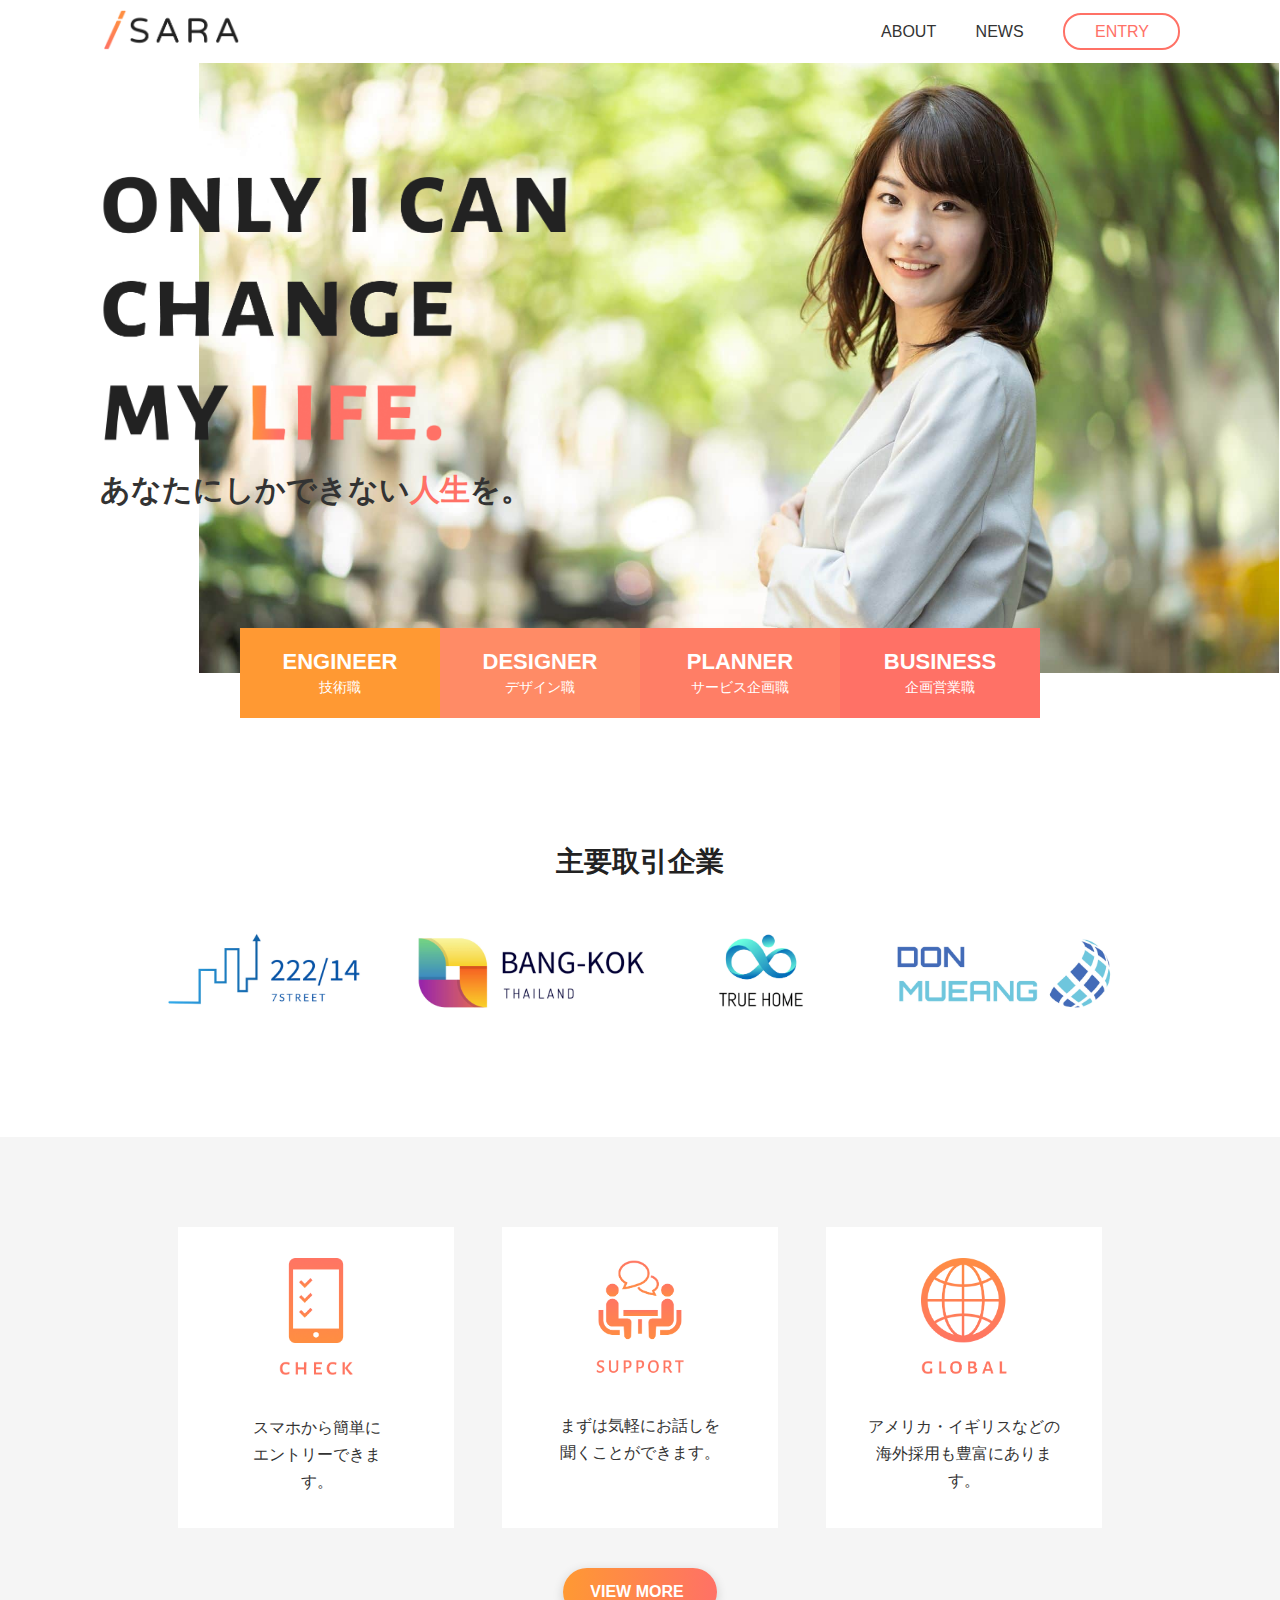
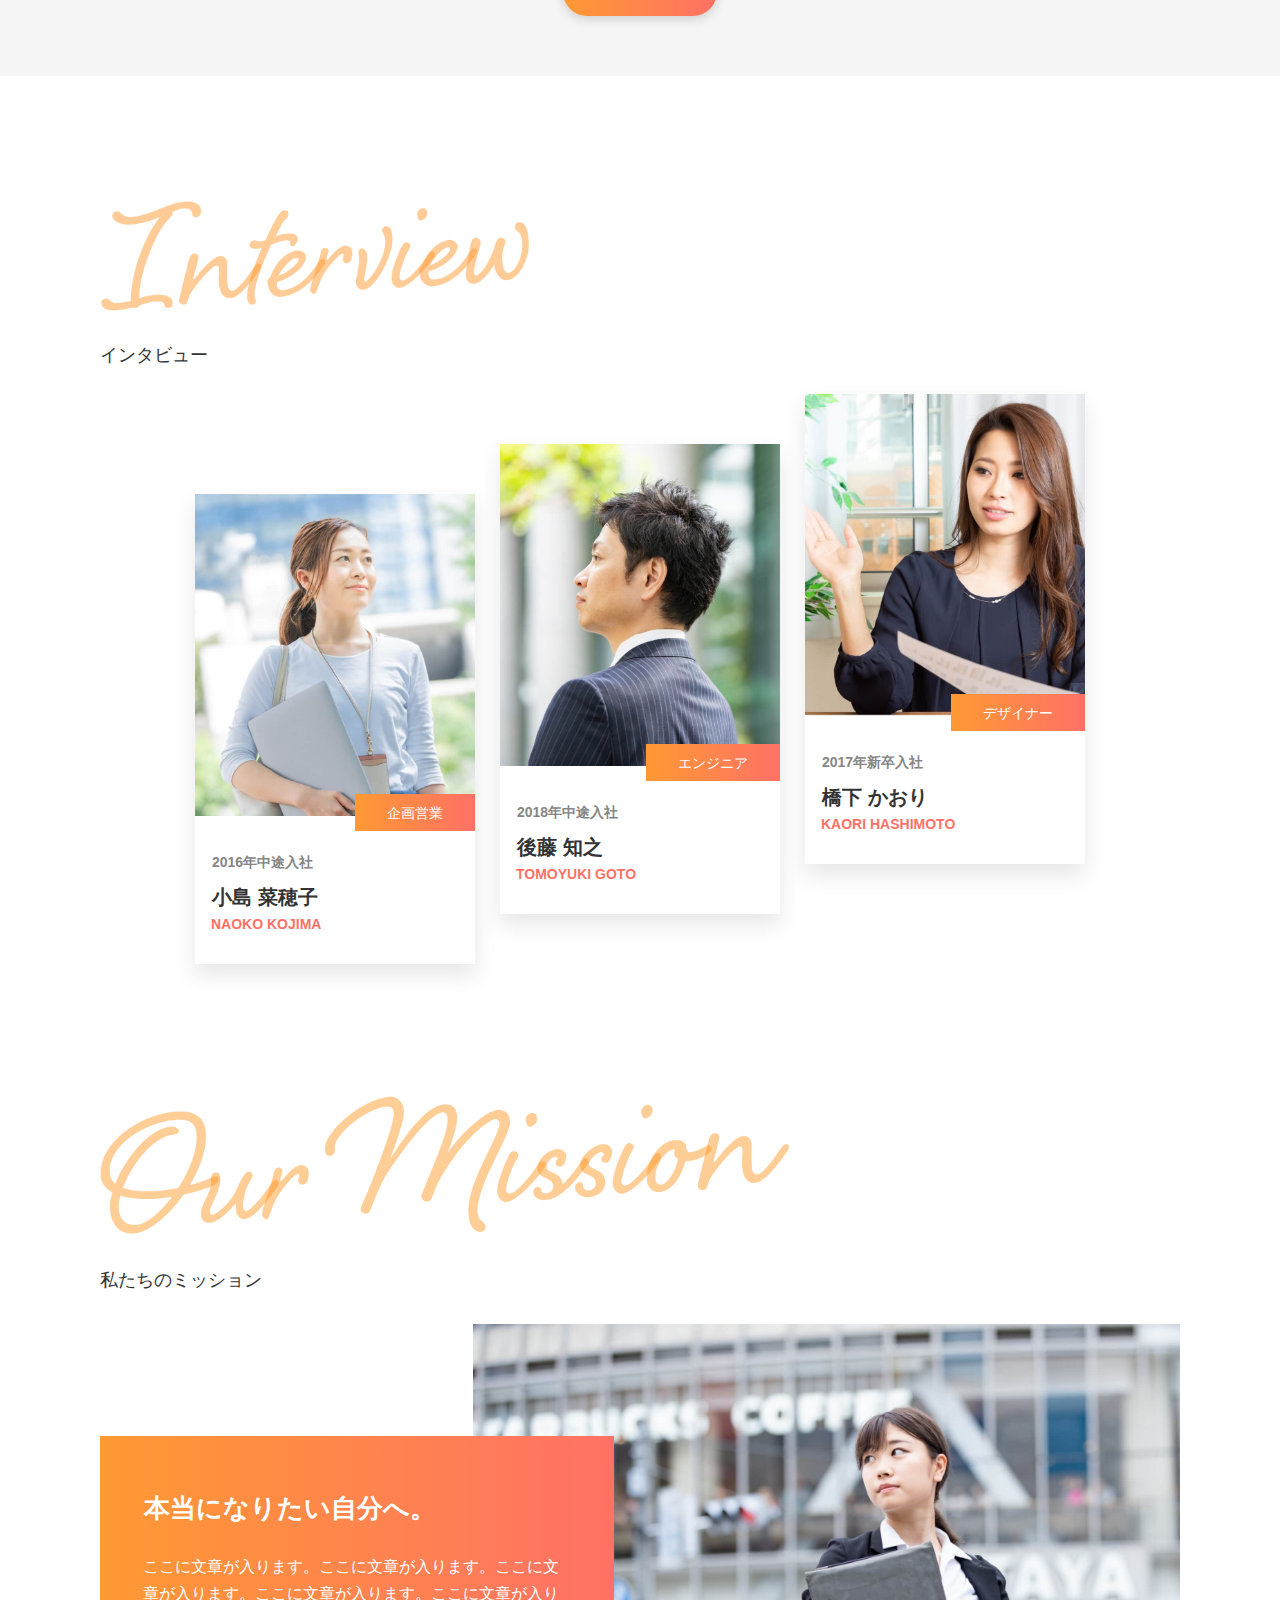
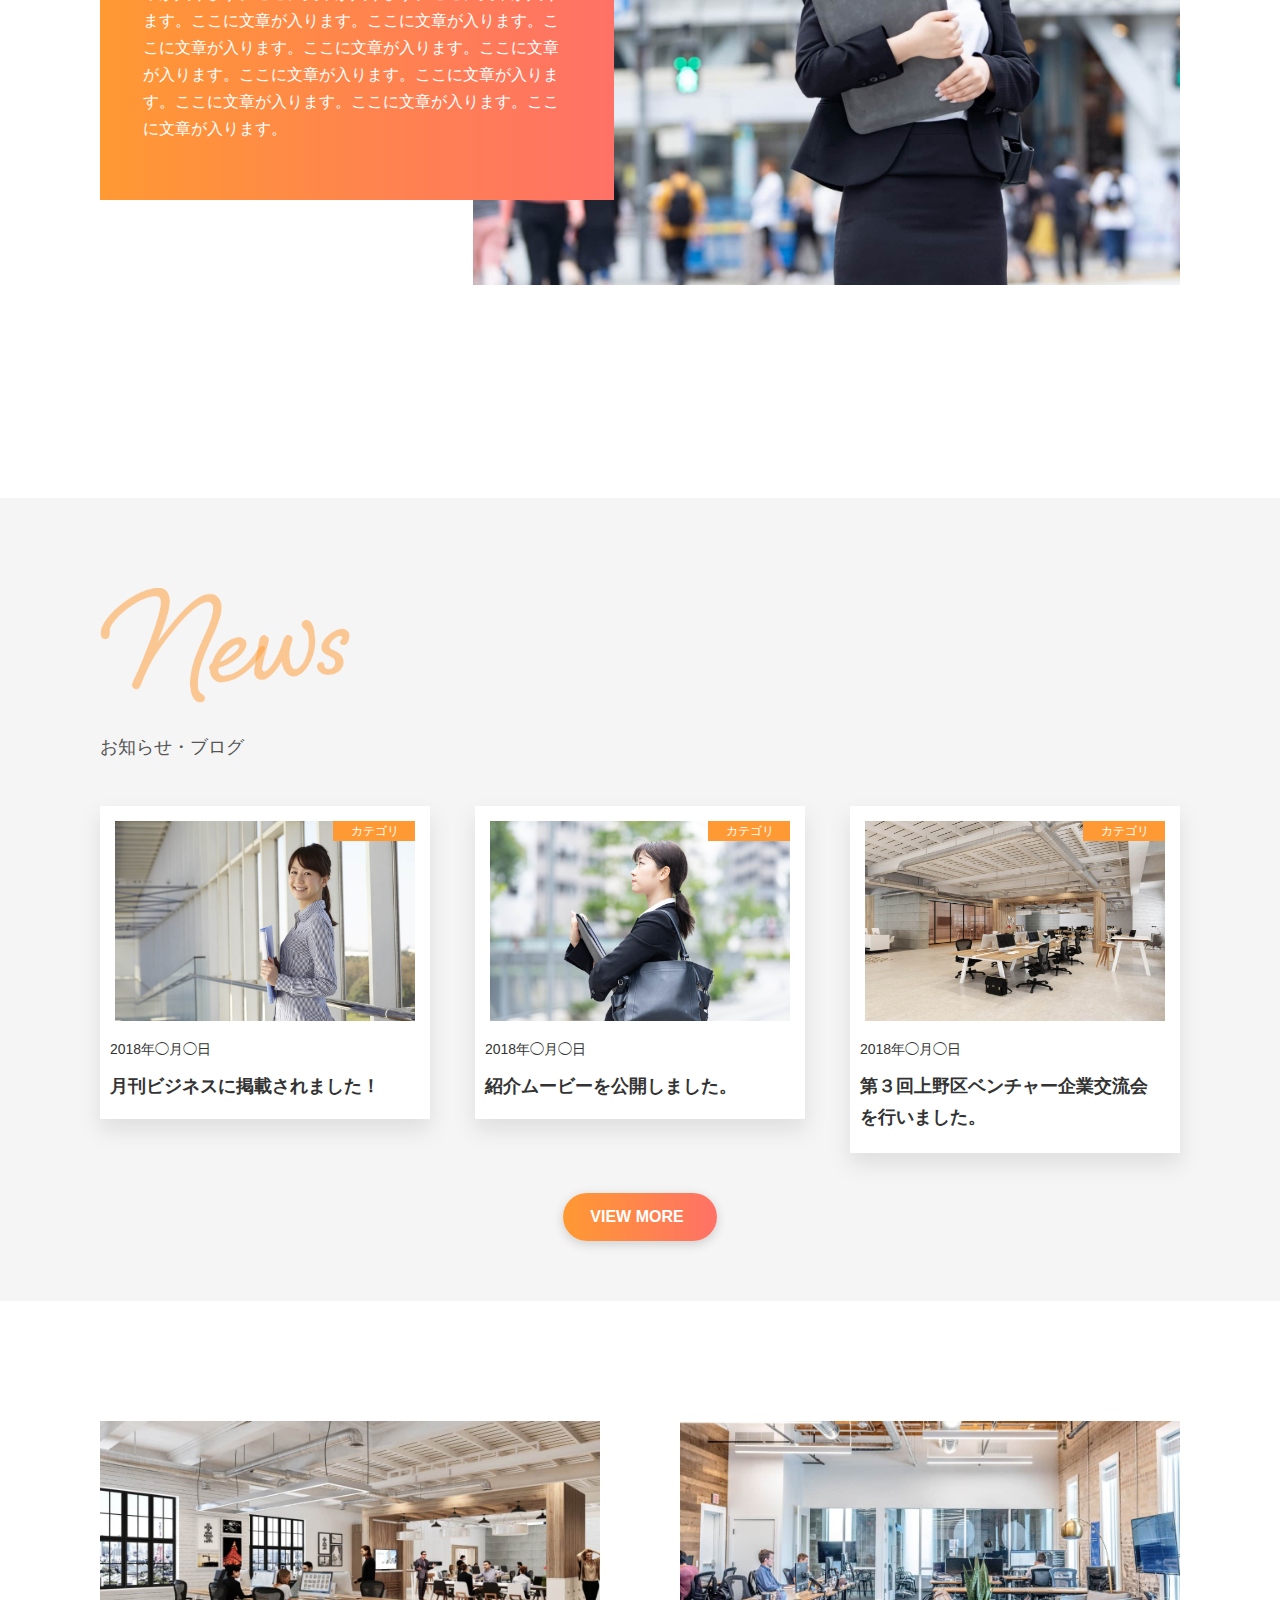
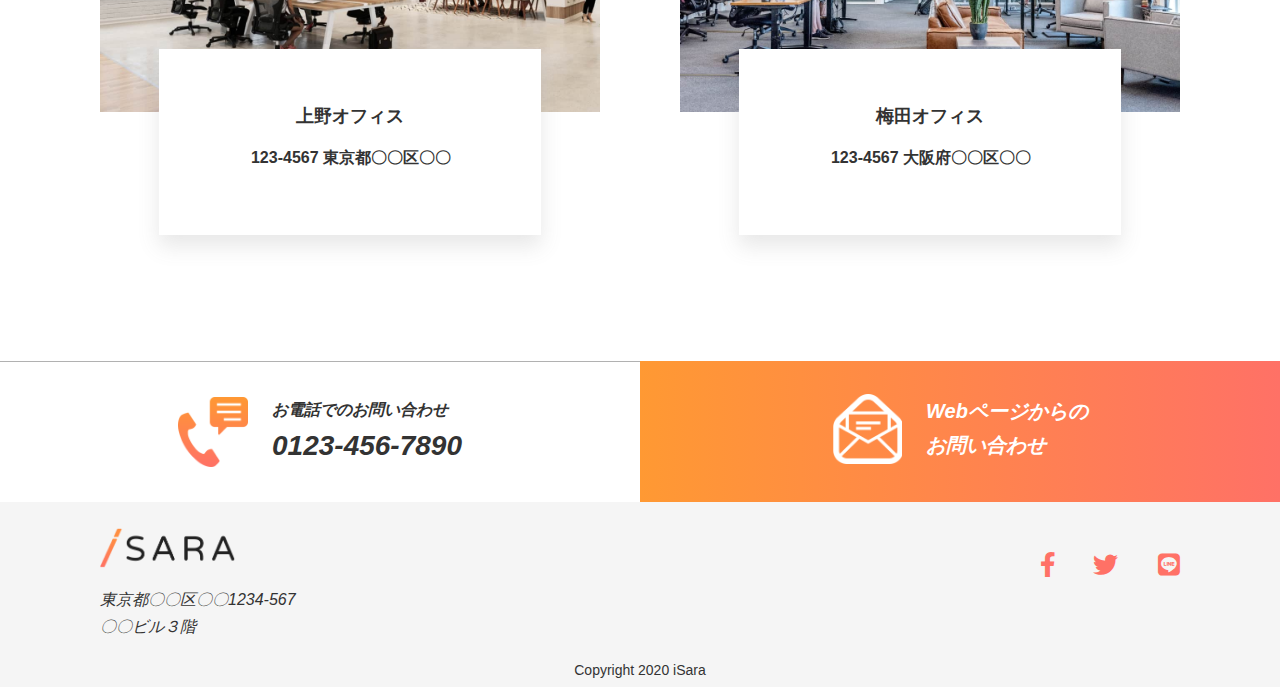
<file: index.html>
<!DOCTYPE html>
<html lang="ja">
<head>
  <meta charset="UTF-8">
  <meta name="viewport" content="width=device-width, initial-scale=1.0">
  <meta http-equiv="X-UA-Compatible" content="ie=edge">
  <title>iSara Lv5</title>

  <!------------------------- css ------------------------->
  <link rel="stylesheet" href="css/reset.css">
  <link rel="stylesheet" href="css/style.css">

  <link href="https://use.fontawesome.com/releases/v5.6.1/css/all.css" rel="stylesheet">
</head><!------------------------- head ------------------------->

<body>

  <header>
    <div class="header-inner">
      <h1 class="header-logo"><img src="img/logo.png" alt="株式会社iSara"></h1>

      <nav class="header-list sp-none">
        <ul>
          <li><a href="#">ABOUT</a></li>
          <li><a href="#">NEWS</a></li>
          <li><a href="#">ENTRY</a></li>
        </ul>
      </nav>

      <div class="l-drawer">
        <input class="l-drawer__checkbox" id="drawerCheckbox" type="checkbox" >
        <label class="l-drawer__icon" for="drawerCheckbox">
          <span class="l-drawer__icon-parts"></span>
        </label>
        <label class="l-drawer__overlay" for="drawerCheckbox"></label>
        
        <nav class="l-drawer__menu">
          <ul>
            <li class="l-drawer__item">
              <a class="l-drawer__item-inner" href="/">ABOUT</a>
            </li>
            <li class="l-drawer__item">
              <a class="l-drawer__item-inner" href="/">NEWS</a>
            </li>
            <li class="l-drawer__item">
              <a class="l-drawer__item-inner" href="/">ENTRY</a>
            </li>
          </ul>
        </nav>
      </div>

    </div>
  </header><!------------------------- header ------------------------->

  <main>
    <div class="main-inner">
      <div class="top-wrapper">
        <div class="mv-img"></div>
        <div class="mv-message">
          <img src="img/mv-message.png" alt="メインメッセージ">
          <p>あなたにしかできない<span>人生</span>を。</p>
        </div>

        <div class="main-selection">
          <a href="#">
            <p class="bold">ENGINEER</p>
            <p class="thin">技術職</p>
          </a>
          <a href="#">
            <p class="bold">DESIGNER</p>
            <p class="thin">デザイン職</p>
          </a>
          <a href="#">
            <p class="bold">PLANNER</p>
            <p class="thin">サービス企画職</p>
          </a>
          <a href="#">
            <p class="bold">BUSINESS</p>
            <p class="thin">企画営業職</p>
          </a>
        </div><!------------------------- .main-selection ------------------->
      </div><!------------------------- .top-wrapper ------------------------->
    </div><!------------------------- .main-inner ------------------------->  
      

    <section class="clients">
      <div class="clients-title">
        <h2>主要取引企業</h2>
      </div>
      <div class="client">
        <img src="img/company-1.png" alt="取引先1">
        <img src="img/company-2.png" alt="取引先2">
        <img src="img/company-3.png" alt="取引先3">
        <img src="img/company-4.png" alt="取引先4">
      </div>
    </section><!------------------------- .clients ------------------->

    <section class="guidance">
      <div class="flex-column">
        <div class="flex-row">
          <div class="guidance-select">
            <figure><img src="img/point-1.png" alt="スマホエントリー"></figure>
            <figcaption>スマホから簡単に<br>エントリーできます。</figcaption>
          </div>
          <div class="guidance-select">
            <figure><img src="img/point-2.png" alt="サポート"></figure>
            <figcaption>まずは気軽にお話しを<br>聞くことができます。</figcaption>
          </div>
          <div class="guidance-select">
            <figure><img src="img/point-3.png" alt="海外採用"></figure>
            <figcaption>アメリカ・イギリスなどの<br>海外採用も豊富にあります。</figcaption>
          </div>
        </div>
        <div class="guidance-more">
          <a href="#">VIEW MORE</a>
        </div>
      </div>
    </section><!------------------------- .guidance ------------------------->

    <section class="interview">
      <div class="interview-image">
        <img src="img/h-Interview.png" alt="インタビュー">
        <h2 class="interview-title">インタビュー</h2>
      </div>
      <div class="interview-members">
        <div class="interview-member">
          <figure><a href="#"><img src="img/interview-1.jpg" alt="小島 菜穂子"></a></figure>
          <figcaption>
            <p class="start-day">2016年中途入社</p>
            <p class="name">小島 菜穂子</p>
            <p class="name-english">NAOKO KOJIMA</p>
            <p class="role">企画営業</p>
          </figcaption>
        </div>
        <div class="interview-member">
          <figure><a href="#"><img src="img/interview-2.jpg" alt="後藤 知之"></a></figure>
          <figcaption>
            <p class="start-day">2018年中途入社</p>
            <p class="name">後藤 知之</p>
            <p class="name-english">TOMOYUKI GOTO</p>
            <p class="role">エンジニア</p>
          </figcaption>
        </div>
        <div class="interview-member">
          <figure><a href="#"><img src="img/interview-3.jpg" alt="橋下 かおり"></a></figure>
          <figcaption>
            <p class="start-day">2017年新卒入社</p>
            <p class="name">橋下 かおり</p>
            <p class="name-english">KAORI HASHIMOTO</p>
            <p class="role">デザイナー</p>
          </figcaption>
        </div>
      </div>
    </section><!------------------------- .interview ------------------------->

    <section class="mission">
      <div class="mission-image">
        <img src="img/h-ourmission.png" alt="私たちのミッション">
        <h2 class="mission-title">私たちのミッション</h2>
      </div>
      <div class="flex-row">
        <figure><img src="img/ourmission.jpg" alt="なりたい自分へ"></figure>
        <figcaption>
          <h2 class="want-be">本当になりたい自分へ。</h2>
          <p class="want-content">ここに文章が入ります。ここに文章が入ります。ここに文章が入ります。ここに文章が入ります。ここに文章が入ります。ここに文章が入ります。ここに文章が入ります。ここに文章が入ります。ここに文章が入ります。ここに文章が入ります。ここに文章が入ります。ここに文章が入ります。ここに文章が入ります。ここに文章が入ります。ここに文章が入ります。</p>
        </figcaption>
      </div>
    </section><!------------------------- .mission ------------------------->

    <section class="news">
      <div class="news-inner">
        <div class="news-image">
          <img src="img/h-news.png" alt="ニュース">
          <h2 class="news-title">お知らせ・ブログ</h2>
        </div>
        <div class="news-blogs">
          <div class="flex-row">
            <a class="news-blog">
              <figure><img src="img/news-1.jpg" alt="ブログ1"></figure>
              <figcaption>
                <time class="blog-date">2018年◯月◯日</time>
                <h2 class="blog-title">月刊ビジネスに掲載されました！</h2>
                <p class="category">カテゴリ</p>
              </figcaption>
            </a>
            <a class="news-blog">
              <figure><img src="img/news-2.jpg" alt="ブログ2"></figure>
              <figcaption>
                <time class="blog-date">2018年◯月◯日</time>
                <h2 class="blog-title">紹介ムービーを公開しました。</h2>
                <p class="category">カテゴリ</p>
              </figcaption>
            </a>
            <a class="news-blog">
              <figure><img src="img/news-3.jpg" alt="ブログ3"></figure>
              <figcaption>
                <time class="blog-date">2018年◯月◯日</time>
                <h2 class="blog-title">第３回上野区ベンチャー企業交流会を行いました。</h2>
                <p class="category">カテゴリ</p>
              </figcaption>
            </a>
          </div> 
        </div>
        <div class="guidance-more">
          <a href="#">VIEW MORE</a>
        </div>
      </div>
    </section><!------------------------- .news ------------------------->

    <section class="offices">
      <div class="offices-inner">
        <div class="office">
          <figure><img src="img/office-ueno.jpg" alt="上野オフィス"></figure>
          <figcaption>
            <h2 class="office-name">上野オフィス</h2>
            <p class="address">123-4567 東京都〇〇区〇〇</p>
          </figcaption>
        </div>
        <div class="office">
          <figure><img src="img/office-umeda.jpg" alt="梅田オフィス"></figure>
          <figcaption>
            <h2 class="office-name">梅田オフィス</h2>
            <p class="address">123-4567 大阪府〇〇区〇〇</p>
          </figcaption>
        </div>
      </div>
    </section><!------------------------- .offices ------------------------->

    <address class="contacts">
      <a href="#" class="contact">
        <img src="img/footer-tell.png" alt="電話連絡">
        <div class="info">
          <p class="tel-contact">お電話でのお問い合わせ</p>
          <p class="tel-number">0123-456-7890</p>
        </div>
      </a>
      <a href="#" class="contact">
        <img src="img/footer-mail.png" alt="メール連絡">
        <p class="mail-contact">Webページからの<br>お問い合わせ</p>
      </a>
    </address><!------------------------- .contacts ------------------------->
  </main><!------------------------- main ------------------------->

  <footer>
    <div class="footer-inner">
      <div class="flex-column">
        <div class="flex-row">
          <div class="footer-logo">
            <img src="img/logo.png" alt="フッターロゴ">
            <address>東京都〇〇区〇〇1234-567　<br>〇〇ビル３階</address>
          </div>
          <div class="icons">
            <a href="#"><i class="fab fa-facebook-f"></i></a>
            <a href="#"><i class="fab fa-twitter"></i></a>
            <a href="#"><i class="fab fa-line"></i></a>
          </div>
        </div>
        <div class="copyright">
          <small>Copyright 2020 iSara</small>
        </div>
      </div>
    </div>
  </footer><!------------------------- footer ------------------------->
</body><!------------------------- body ------------------------->
</html><!------------------------- html ------------------------->
</file>
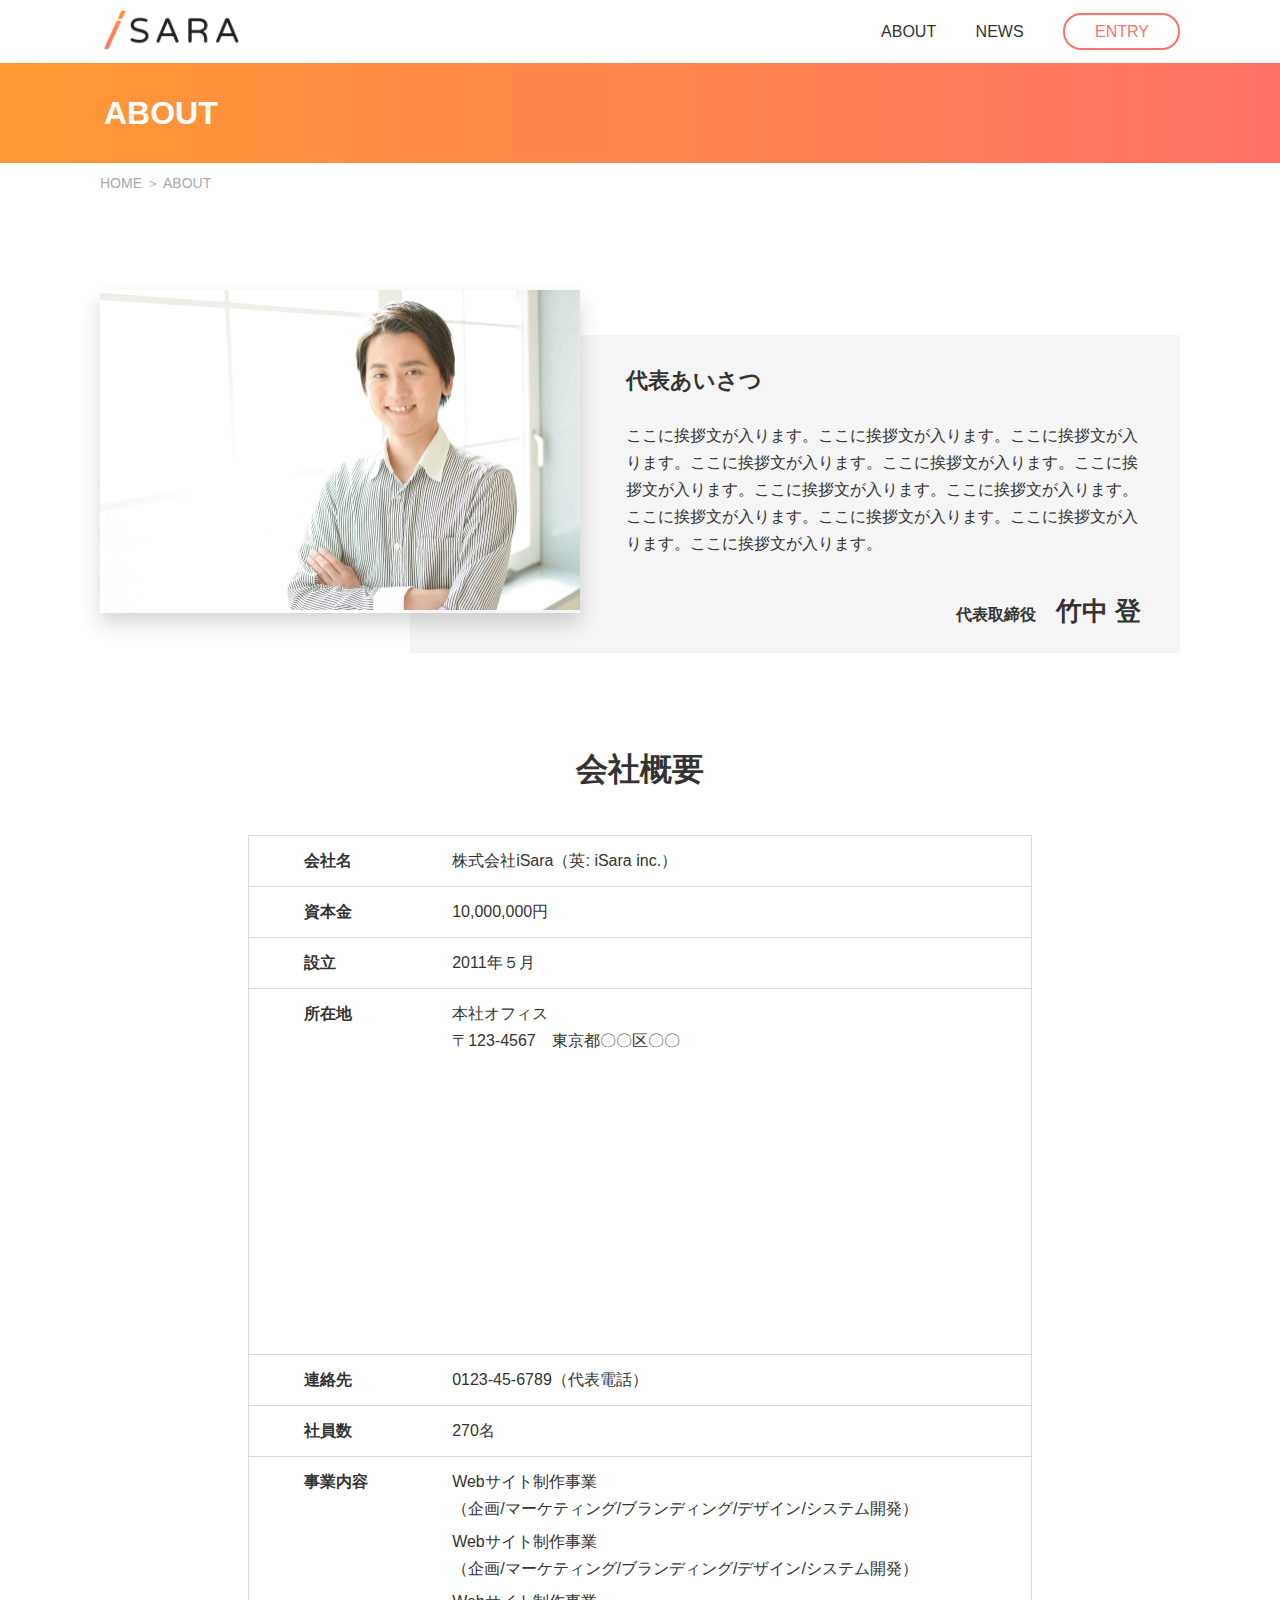
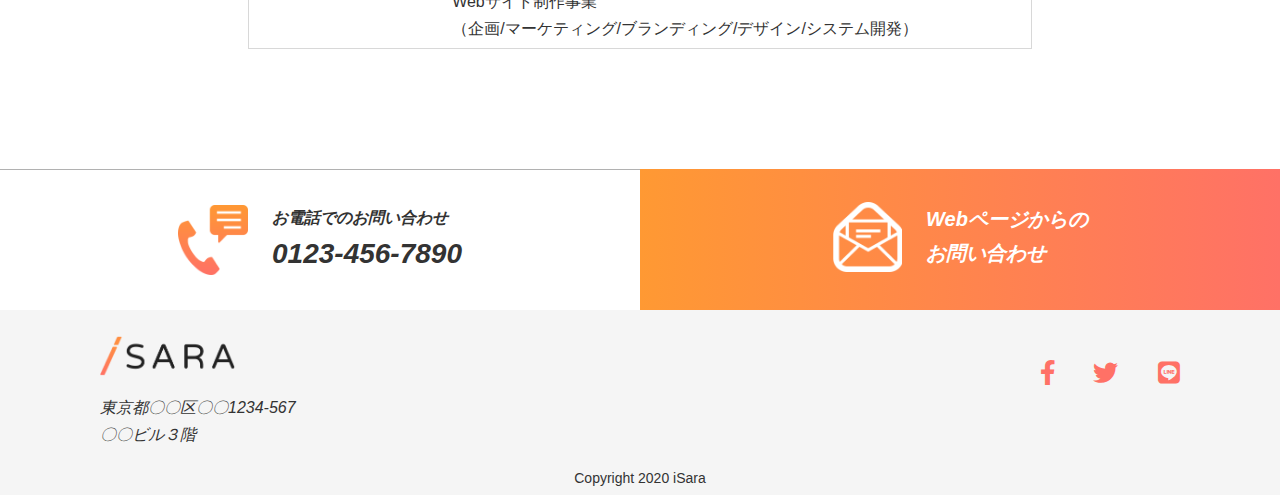
<file: about.html>
<!DOCTYPE html>
<html lang="ja">
<head>
  <meta charset="UTF-8">
  <meta name="viewport" content="width=device-width, initial-scale=1.0">
  <meta http-equiv="X-UA-Compatible" content="ie=edge">
  <title>about</title>

  <!------------------------- css ------------------------->
  <link rel="stylesheet" href="css/reset.css">
  <link rel="stylesheet" href="css/style.css">
  <link href="https://use.fontawesome.com/releases/v5.6.1/css/all.css" rel="stylesheet">
</head><!------------------------- head ------------------------->

<body>
  <header>
    <div class="header-inner">
      <h1 class="header-logo"><img src="img/logo.png" alt="株式会社iSara"></h1>
      <nav class="header-list sp-none">
        <ul>
          <li><a href="#">ABOUT</a></li>
          <li><a href="#">NEWS</a></li>
          <li><a href="#">ENTRY</a></li>
        </ul>
      </nav>
      <div class="l-drawer">
        <input class="l-drawer__checkbox" id="drawerCheckbox" type="checkbox" >
        <label class="l-drawer__icon" for="drawerCheckbox">
          <span class="l-drawer__icon-parts"></span>
        </label>
        <label class="l-drawer__overlay" for="drawerCheckbox"></label>
        
        <nav class="l-drawer__menu">
          <ul>
            <li class="l-drawer__item">
              <a class="l-drawer__item-inner" href="/">ABOUT</a>
            </li>
            <li class="l-drawer__item">
              <a class="l-drawer__item-inner" href="/">NEWS</a>
            </li>
            <li class="l-drawer__item">
              <a class="l-drawer__item-inner" href="/">ENTRY</a>
            </li>
          </ul>
        </nav>
      </div>
    </div>
  </header><!------------------------- header ------------------------->


  <div class="bar">
    <h2 class="section-title">ABOUT</h2>
  </div><!------------------ about-bar --------------------->




  <main class="about-main">
    <div class="breadcrumb-nav">HOME ＞ ABOUT</div>
    <div class="main-inner">
      <section class="ceo">
        <figure class="ceo-img">
          <img src="img/ceo.jpg" alt="代表挨拶">
        </figure>
        <figcaption class="greet">
          <div class="greet-box">
            <h2 class="greeting">代表あいさつ</h2>
            <p class="greet-sentence">ここに挨拶文が入ります。ここに挨拶文が入ります。ここに挨拶文が入ります。ここに挨拶文が入ります。ここに挨拶文が入ります。ここに挨拶文が入ります。ここに挨拶文が入ります。ここに挨拶文が入ります。ここに挨拶文が入ります。ここに挨拶文が入ります。ここに挨拶文が入ります。ここに挨拶文が入ります。</p>
            <div class="ceo-sign">
              <p class="ceo-title">代表取締役<span class="ceo-name">竹中 登</span></p>
            </div>
          </div>
        </figcaption>
      </section><!------------------ ceo --------------------->

      <section class="company">
        <h2 class="company-overview">会社概要</h2>
        <table>
          <tr>
            <th>会社名</th>
            <td>株式会社iSara（英: iSara inc.）</td>
          </tr>
          <tr>
            <th>資本金</th>
            <td>10,000,000円</td>
          </tr>
          <tr>
            <th>設立</th>
            <td>2011年５月</td>
          </tr>
          <tr>
            <th>所在地</th>
            <td>
              <p>本社オフィス
              <br>〒123-4567　東京都〇〇区〇〇</p>
              <div class="google-map"><iframe src="https://www.google.com/maps/embed?pb=!1m18!1m12!1m3!1d3240.4878371906248!2d139.69838261502244!3d35.68961103712026!2m3!1f0!2f0!3f0!3m2!1i1024!2i768!4f13.1!3m3!1m2!1s0x60188cd0d6b1ba1f%3A0x1c32a1f1ecacfdd5!2z5paw5a6_6aeF!5e0!3m2!1sja!2sjp!4v1580259812101!5m2!1sja!2sjp" width="500" height="266" frameborder="0" style="border:0;" allowfullscreen=""></iframe></div>
          </td>
          </tr>
          <tr>
            <th>連絡先</th>
            <td>0123-45-6789（代表電話）</td>
          </tr>
          <tr>
            <th>社員数</th>
            <td>270名</td>
          </tr>
          <tr>
            <th>事業内容</th>
            <td>
              <p>Webサイト制作事業
              <br> （企画/マーケティング/ブランディング/デザイン/システム開発）</p>
              <p>Webサイト制作事業
              <br> （企画/マーケティング/ブランディング/デザイン/システム開発）</p>
              <p>Webサイト制作事業
              <br> （企画/マーケティング/ブランディング/デザイン/システム開発）</p>
            </td>
          </tr>
        </table>
      </section><!------------------ company --------------------->
    </div><!------------------ main-inner --------------------->

    <address class="contacts">
      <a href="#" class="contact">
        <img src="img/footer-tell.png" alt="電話連絡">
        <div class="info">
          <p class="tel-contact">お電話でのお問い合わせ</p>
          <p class="tel-number">0123-456-7890</p>
        </div>
      </a>
      <a href="#" class="contact">
        <img src="img/footer-mail.png" alt="メール連絡">
        <p class="mail-contact">Webページからの<br>お問い合わせ</p>
      </a>
    </address><!------------------------- .contacts ------------------------->
  </main><!------------------------- main ------------------------->

  <footer>
    <div class="footer-inner">
      <div class="flex-column">
        <div class="flex-row">
          <div class="footer-logo">
            <img src="img/logo.png" alt="フッターロゴ">
            <address>東京都〇〇区〇〇1234-567　<br>〇〇ビル３階</address>
          </div>
          <div class="icons">
            <a href="#"><i class="fab fa-facebook-f"></i></a>
            <a href="#"><i class="fab fa-twitter"></i></a>
            <a href="#"><i class="fab fa-line"></i></a>
          </div>
        </div>
        <div class="copyright">
          <small>Copyright 2020 iSara</small>
        </div>
      </div>
    </div>
  </footer><!------------------------- footer ------------------------->
</body><!------------------------- body ------------------------->
</html><!------------------------- html ------------------------->
</file>
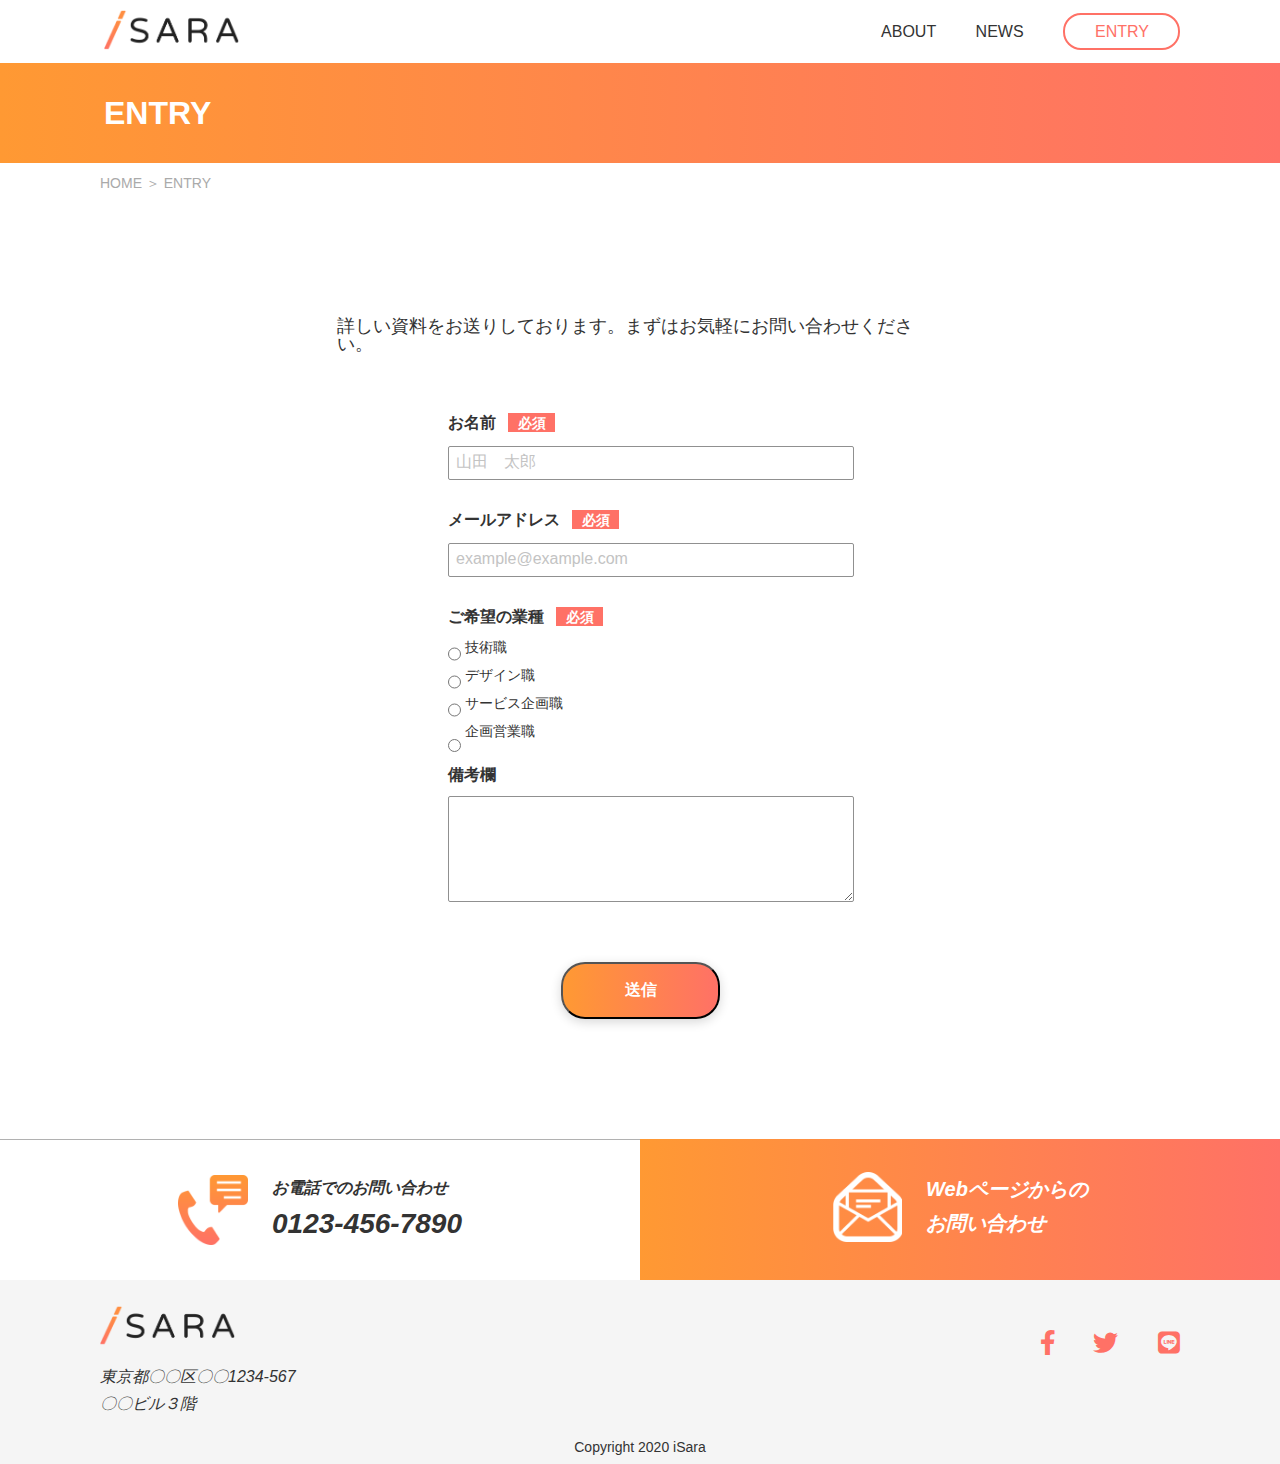
<file: entry.html>
<!DOCTYPE html>
<html lang="ja">
<head>
  <meta charset="UTF-8">
  <meta name="viewport" content="width=device-width, initial-scale=1.0">
  <meta http-equiv="X-UA-Compatible" content="ie=edge">
  <title>entry</title>

  <!------------------------- css ------------------------->
  <link rel="stylesheet" href="css/reset.css">
  <link rel="stylesheet" href="css/news.css">
  <link href="https://use.fontawesome.com/releases/v5.6.1/css/all.css" rel="stylesheet">
</head><!------------------------- head ------------------------->

<body>
  <header>
    <div class="header-inner">
      <h1 class="header-logo"><img src="img/logo.png" alt="株式会社iSara"></h1>
      <nav class="header-list sp-none">
        <ul>
          <li><a href="#">ABOUT</a></li>
          <li><a href="#">NEWS</a></li>
          <li><a href="#">ENTRY</a></li>
        </ul>
      </nav>
      <div class="l-drawer">
        <input class="l-drawer__checkbox" id="drawerCheckbox" type="checkbox" >
        <label class="l-drawer__icon" for="drawerCheckbox">
          <span class="l-drawer__icon-parts"></span>
        </label>
        <label class="l-drawer__overlay" for="drawerCheckbox"></label>
        
        <nav class="l-drawer__menu">
          <ul>
            <li class="l-drawer__item">
              <a class="l-drawer__item-inner" href="/">ABOUT</a>
            </li>
            <li class="l-drawer__item">
              <a class="l-drawer__item-inner" href="/">NEWS</a>
            </li>
            <li class="l-drawer__item">
              <a class="l-drawer__item-inner" href="/">ENTRY</a>
            </li>
          </ul>
        </nav>
      </div>
    </div>
  </header><!------------------------- header ------------------------->


  <div class="bar">
    <h2 class="section-title">ENTRY</h2>
  </div><!------------------ bar --------------------->


  <main class="entry-main">
    <div class="breadcrumb-nav">HOME ＞ ENTRY</div>

    <section class="entry-form">
      <h2 class="entry-explain">
        詳しい資料をお送りしております。まずはお気軽にお問い合わせください。
      </h2>
      <form>
        <div class="entry-section">
          <label class="entry-info" for="name">お名前</label>
          <span>必須</span>
          <input type="text" id="name" name="name" placeholder="山田　太郎">
        </div>
        <div class="entry-section">
          <label class="entry-info" for="e-mail">メールアドレス</label>
          <span>必須</span>
          <input type="e-mail" id="e-mail" name="e-mail" placeholder="example@example.com">
        </div>

        <div class="entry-section">
          <label class="entry-info" for="radio">ご希望の業種</label>
          <span>必須</span>
          <label class="radio">
            <input type="radio" name="contact" value="技術職">技術職
          </label>
          <label class="radio">
            <input type="radio" name="contact" value="デザイン職">デザイン職
          </label>
          <label class="radio">
            <input type="radio" name="contact" value="サービス企画職">サービス企画職
          </label>
          <label class="radio">
            <input type="radio" name="contact" value="企画営業職">企画営業職
          </label>
        </div>

        <div class="entry-section">
          <label class="entry-info" for="message">備考欄</label>
          <textarea id="message" name="message"></textarea>
        </div>

        <a href="#"><input type="submit" class="button" value="送信"></a>
      </form> 
    </section><!------------------------- .entry-form ------------------------->  

    <address class="contacts">
      <a href="#" class="contact">
        <img src="img/footer-tell.png" alt="電話連絡">
        <div class="info">
          <p class="tel-contact">お電話でのお問い合わせ</p>
          <p class="tel-number">0123-456-7890</p>
        </div>
      </a>
      <a href="#" class="contact">
        <img src="img/footer-mail.png" alt="メール連絡">
        <p class="mail-contact">Webページからの<br>お問い合わせ</p>
      </a>
    </address><!------------------------- .contacts ------------------------->
  </main><!------------------------- main ------------------------->

  <footer>
    <div class="footer-inner">
      <div class="flex-column">
        <div class="flex-row">
          <div class="footer-logo">
            <img src="img/logo.png" alt="フッターロゴ">
            <address>東京都〇〇区〇〇1234-567　<br>〇〇ビル３階</address>
          </div>
          <div class="icons">
            <a href="#"><i class="fab fa-facebook-f"></i></a>
            <a href="#"><i class="fab fa-twitter"></i></a>
            <a href="#"><i class="fab fa-line"></i></a>
          </div>
        </div>
        <div class="copyright">
          <small>Copyright 2020 iSara</small>
        </div>
      </div>
    </div>
  </footer><!------------------------- footer ------------------------->
</body><!------------------------- body ------------------------->
</html><!------------------------- html ------------------------->
</file>
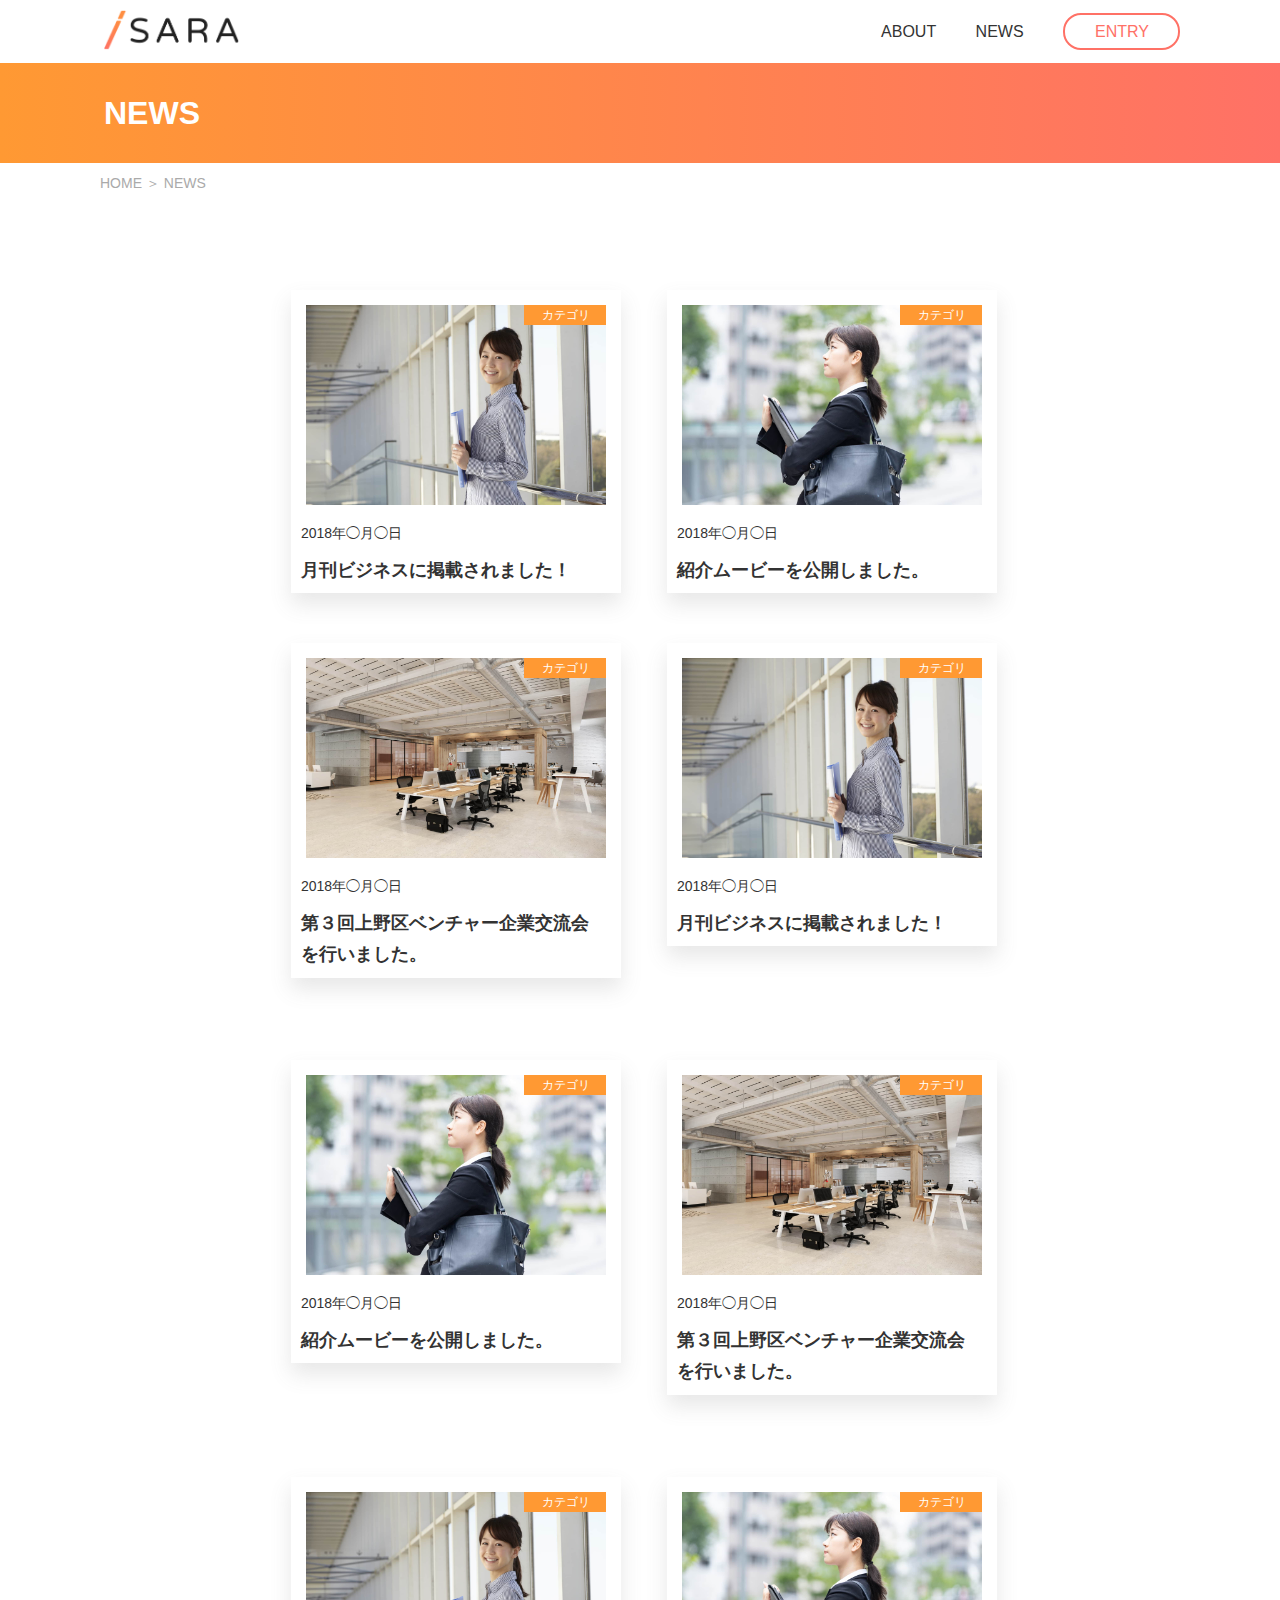
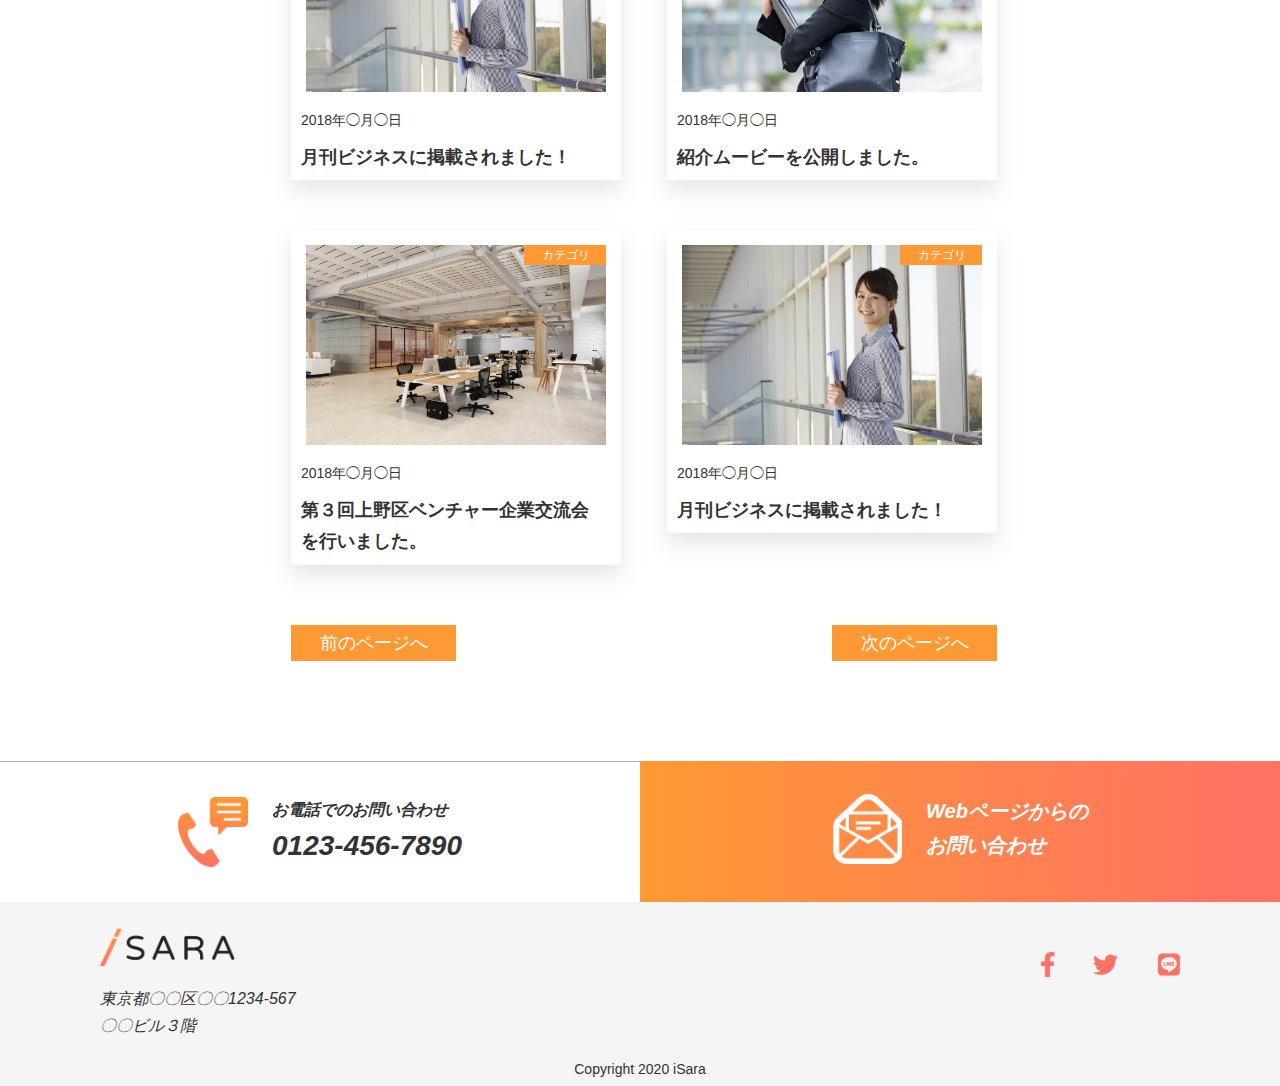
<file: news.html>
<!DOCTYPE html>
<html lang="ja">
<head>
  <meta charset="UTF-8">
  <meta name="viewport" content="width=device-width, initial-scale=1.0">
  <meta http-equiv="X-UA-Compatible" content="ie=edge">
  <title>news</title>

  <!------------------------- css ------------------------->
  <link rel="stylesheet" href="css/reset.css">
  <link rel="stylesheet" href="css/news.css">
  <link href="https://use.fontawesome.com/releases/v5.6.1/css/all.css" rel="stylesheet">
</head><!------------------------- head ------------------------->

<body>
  <header>
    <div class="header-inner">
      <h1 class="header-logo"><img src="img/logo.png" alt="株式会社iSara"></h1>
      <nav class="header-list sp-none">
        <ul>
          <li><a href="#">ABOUT</a></li>
          <li><a href="#">NEWS</a></li>
          <li><a href="#">ENTRY</a></li>
        </ul>
      </nav>
      <div class="l-drawer">
        <input class="l-drawer__checkbox" id="drawerCheckbox" type="checkbox" >
        <label class="l-drawer__icon" for="drawerCheckbox">
          <span class="l-drawer__icon-parts"></span>
        </label>
        <label class="l-drawer__overlay" for="drawerCheckbox"></label>
        
        <nav class="l-drawer__menu">
          <ul>
            <li class="l-drawer__item">
              <a class="l-drawer__item-inner" href="/">ABOUT</a>
            </li>
            <li class="l-drawer__item">
              <a class="l-drawer__item-inner" href="/">NEWS</a>
            </li>
            <li class="l-drawer__item">
              <a class="l-drawer__item-inner" href="/">ENTRY</a>
            </li>
          </ul>
        </nav>
      </div>
    </div>
  </header><!------------------------- header ------------------------->


  <div class="bar">
    <h2 class="section-title">NEWS</h2>
  </div><!------------------ bar --------------------->


  <main class="news-main">
    <div class="breadcrumb-nav">HOME ＞ NEWS</div>
    <section class="news">
        <div class="flex">
          <a class="news-blog">
            <figure><img src="img/news-1.jpg" alt="ブログ1"></figure>
            <figcaption>
              <time class="blog-date">2018年◯月◯日</time>
              <h2 class="blog-title">月刊ビジネスに掲載されました！</h2>
              <p class="category">カテゴリ</p>
            </figcaption>
          </a>
          <a class="news-blog">
            <figure><img src="img/news-2.jpg" alt="ブログ2"></figure>
            <figcaption>
              <time class="blog-date">2018年◯月◯日</time>
              <h2 class="blog-title">紹介ムービーを公開しました。</h2>
              <p class="category">カテゴリ</p>
            </figcaption>
          </a>
          <a class="news-blog">
            <figure><img src="img/news-3.jpg" alt="ブログ3"></figure>
            <figcaption>
              <time class="blog-date">2018年◯月◯日</time>
              <h2 class="blog-title">第３回上野区ベンチャー企業交流会を行いました。</h2>
              <p class="category">カテゴリ</p>
            </figcaption>
          </a>
          <a class="news-blog">
            <figure><img src="img/news-1.jpg" alt="ブログ1"></figure>
            <figcaption>
              <time class="blog-date">2018年◯月◯日</time>
              <h2 class="blog-title">月刊ビジネスに掲載されました！</h2>
              <p class="category">カテゴリ</p>
            </figcaption>
          </a>
          <a class="news-blog">
            <figure><img src="img/news-2.jpg" alt="ブログ2"></figure>
            <figcaption>
              <time class="blog-date">2018年◯月◯日</time>
              <h2 class="blog-title">紹介ムービーを公開しました。</h2>
              <p class="category">カテゴリ</p>
            </figcaption>
          </a>
          <a class="news-blog">
            <figure><img src="img/news-3.jpg" alt="ブログ3"></figure>
            <figcaption>
              <time class="blog-date">2018年◯月◯日</time>
              <h2 class="blog-title">第３回上野区ベンチャー企業交流会を行いました。</h2>
              <p class="category">カテゴリ</p>
            </figcaption>
          </a>
          <a class="news-blog">
            <figure><img src="img/news-1.jpg" alt="ブログ1"></figure>
            <figcaption>
              <time class="blog-date">2018年◯月◯日</time>
              <h2 class="blog-title">月刊ビジネスに掲載されました！</h2>
              <p class="category">カテゴリ</p>
            </figcaption>
          </a>
          <a class="news-blog">
            <figure><img src="img/news-2.jpg" alt="ブログ2"></figure>
            <figcaption>
              <time class="blog-date">2018年◯月◯日</time>
              <h2 class="blog-title">紹介ムービーを公開しました。</h2>
              <p class="category">カテゴリ</p>
            </figcaption>
          </a>
          <a class="news-blog">
            <figure><img src="img/news-3.jpg" alt="ブログ3"></figure>
            <figcaption>
              <time class="blog-date">2018年◯月◯日</time>
              <h2 class="blog-title">第３回上野区ベンチャー企業交流会を行いました。</h2>
              <p class="category">カテゴリ</p>
            </figcaption>
          </a>
          <a class="news-blog">
            <figure><img src="img/news-1.jpg" alt="ブログ1"></figure>
            <figcaption>
              <time class="blog-date">2018年◯月◯日</time>
              <h2 class="blog-title">月刊ビジネスに掲載されました！</h2>
              <p class="category">カテゴリ</p>
            </figcaption>
          </a>
        </div>
        
        <div class="news-select">
          <a href="#" class="select-page">前のページへ</a>
          <a href="#" class="select-page">次のページへ</a>
        </div>
    </section><!------------------------- .news ------------------------->  

    <address class="contacts">
      <a href="#" class="contact">
        <img src="img/footer-tell.png" alt="電話連絡">
        <div class="info">
          <p class="tel-contact">お電話でのお問い合わせ</p>
          <p class="tel-number">0123-456-7890</p>
        </div>
      </a>
      <a href="#" class="contact">
        <img src="img/footer-mail.png" alt="メール連絡">
        <p class="mail-contact">Webページからの<br>お問い合わせ</p>
      </a>
    </address><!------------------------- .contacts ------------------------->
  </main><!------------------------- main ------------------------->

  <footer>
    <div class="footer-inner">
      <div class="flex-column">
        <div class="flex-row">
          <div class="footer-logo">
            <img src="img/logo.png" alt="フッターロゴ">
            <address>東京都〇〇区〇〇1234-567　<br>〇〇ビル３階</address>
          </div>
          <div class="icons">
            <a href="#"><i class="fab fa-facebook-f"></i></a>
            <a href="#"><i class="fab fa-twitter"></i></a>
            <a href="#"><i class="fab fa-line"></i></a>
          </div>
        </div>
        <div class="copyright">
          <small>Copyright 2020 iSara</small>
        </div>
      </div>
    </div>
  </footer><!------------------------- footer ------------------------->
</body><!------------------------- body ------------------------->
</html><!------------------------- html ------------------------->
</file>
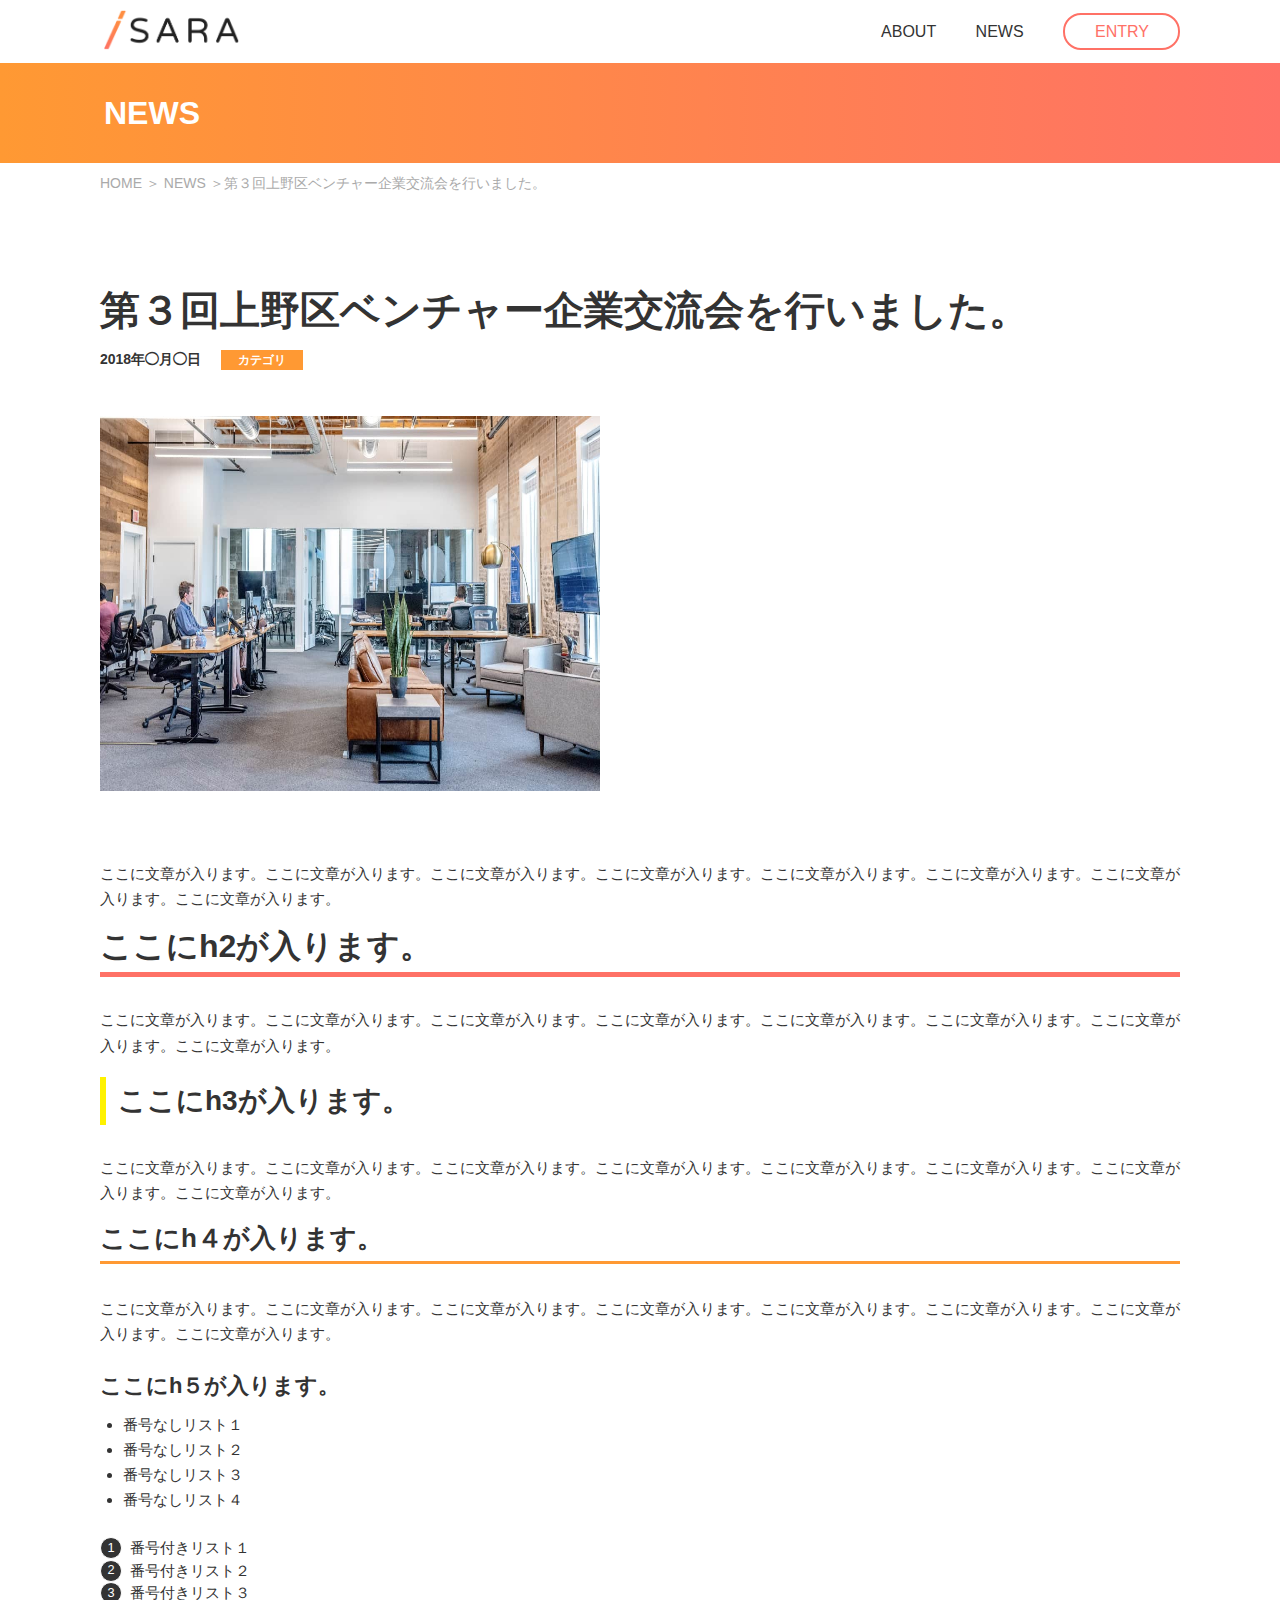
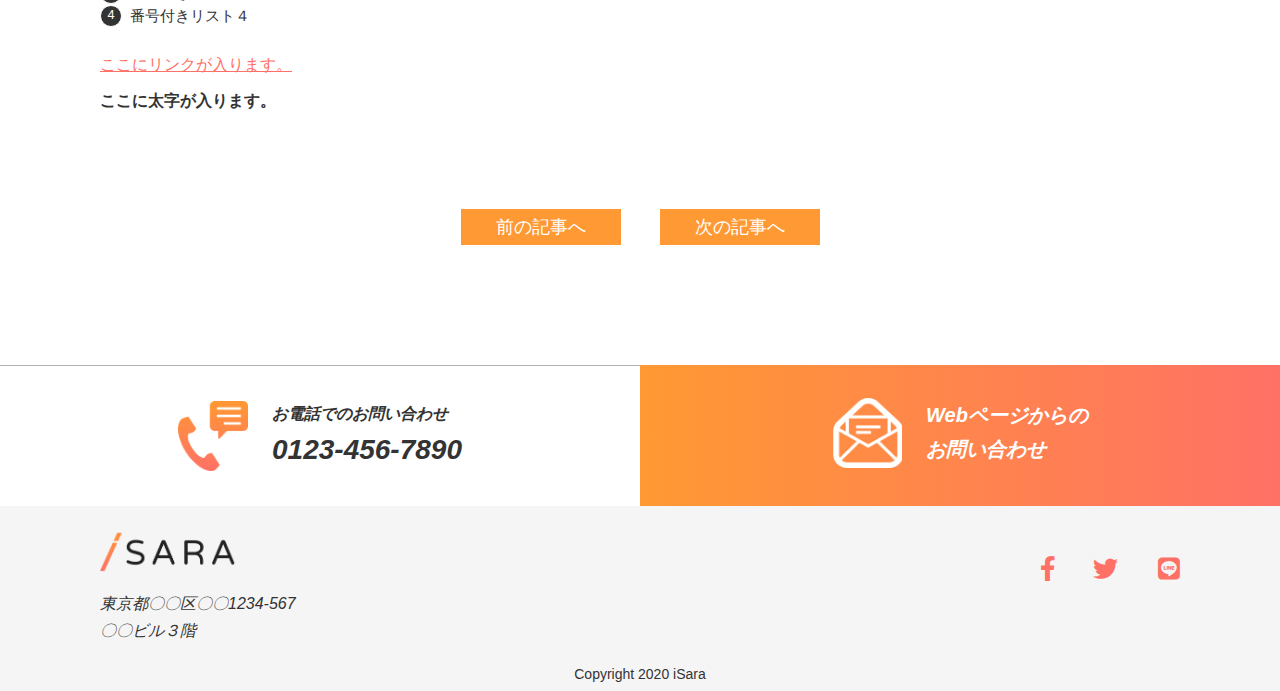
<file: news_select.html>
<!DOCTYPE html>
<html lang="ja">
<head>
  <meta charset="UTF-8">
  <meta name="viewport" content="width=device-width, initial-scale=1.0">
  <meta http-equiv="X-UA-Compatible" content="ie=edge">
  <title>news_select</title>

  <!------------------------- css ------------------------->
  <link rel="stylesheet" href="css/reset.css">
  <link rel="stylesheet" href="css/news.css">
  <link href="https://use.fontawesome.com/releases/v5.6.1/css/all.css" rel="stylesheet">
</head><!------------------------- head ------------------------->

<body>
  <header>
    <div class="header-inner">
      <h1 class="header-logo"><img src="img/logo.png" alt="株式会社iSara"></h1>
      <nav class="header-list sp-none">
        <ul>
          <li><a href="#">ABOUT</a></li>
          <li><a href="#">NEWS</a></li>
          <li><a href="#">ENTRY</a></li>
        </ul>
      </nav>
      <div class="l-drawer">
        <input class="l-drawer__checkbox" id="drawerCheckbox" type="checkbox" >
        <label class="l-drawer__icon" for="drawerCheckbox">
          <span class="l-drawer__icon-parts"></span>
        </label>
        <label class="l-drawer__overlay" for="drawerCheckbox"></label>
        
        <nav class="l-drawer__menu">
          <ul>
            <li class="l-drawer__item">
              <a class="l-drawer__item-inner" href="/">ABOUT</a>
            </li>
            <li class="l-drawer__item">
              <a class="l-drawer__item-inner" href="/">NEWS</a>
            </li>
            <li class="l-drawer__item">
              <a class="l-drawer__item-inner" href="/">ENTRY</a>
            </li>
          </ul>
        </nav>
      </div>
    </div>
  </header><!------------------------- header ------------------------->


  <div class="bar">
    <h2 class="section-title">NEWS</h2>
  </div><!------------------ bar --------------------->


  <main class="news-select-main">
    <div class="breadcrumb-nav">HOME ＞ NEWS ＞第３回上野区ベンチャー企業交流会を行いました。</div>

    <div class="news-select-inner">
      <h2 class="article-title">第３回上野区ベンチャー企業交流会を行いました。</h2>
      <time class="article-time">2018年◯月◯日</time>
      <span class="article-category">カテゴリ</span>
      <figure><img src="img/office-umeda.jpg" alt="企業交流会"></figure>
      <figcaption>
        <p>ここに文章が入ります。ここに文章が入ります。ここに文章が入ります。ここに文章が入ります。ここに文章が入ります。ここに文章が入ります。ここに文章が入ります。ここに文章が入ります。</p>
        <h2>ここにh2が入ります。</h2>
        <p>ここに文章が入ります。ここに文章が入ります。ここに文章が入ります。ここに文章が入ります。ここに文章が入ります。ここに文章が入ります。ここに文章が入ります。ここに文章が入ります。</p>
        <h3>ここにh3が入ります。</h3>
        <p>ここに文章が入ります。ここに文章が入ります。ここに文章が入ります。ここに文章が入ります。ここに文章が入ります。ここに文章が入ります。ここに文章が入ります。ここに文章が入ります。</p>
        <h4>ここにh４が入ります。</h4>
        <p>ここに文章が入ります。ここに文章が入ります。ここに文章が入ります。ここに文章が入ります。ここに文章が入ります。ここに文章が入ります。ここに文章が入ります。ここに文章が入ります。</p>
        <h5>ここにh５が入ります。</h5>
        <ul>
          <li>番号なしリスト１</li>
          <li>番号なしリスト２</li>
          <li>番号なしリスト３</li>
          <li>番号なしリスト４</li>
        </ul>
        <ol>
          <li>番号付きリスト１</li>
          <li>番号付きリスト２</li>
          <li>番号付きリスト３</li>
          <li>番号付きリスト４</li>
        </ol>
        <a href="#">ここにリンクが入ります。</a>
        <strong>ここに太字が入ります。</strong>
      </figcaption>

      <div class="article-select">
        <a href="#" class="select-article">前の記事へ</a>
        <a href="#" class="select-article">次の記事へ</a>
      </div>
    </div><!------------------------- .inner ------------------------->  

    <address class="contacts">
      <a href="#" class="contact">
        <img src="img/footer-tell.png" alt="電話連絡">
        <div class="info">
          <p class="tel-contact">お電話でのお問い合わせ</p>
          <p class="tel-number">0123-456-7890</p>
        </div>
      </a>
      <a href="#" class="contact">
        <img src="img/footer-mail.png" alt="メール連絡">
        <p class="mail-contact">Webページからの<br>お問い合わせ</p>
      </a>
    </address><!------------------------- .contacts ------------------------->
  </main><!------------------------- main ------------------------->

  <footer>
    <div class="footer-inner">
      <div class="flex-column">
        <div class="flex-row">
          <div class="footer-logo">
            <img src="img/logo.png" alt="フッターロゴ">
            <address>東京都〇〇区〇〇1234-567　<br>〇〇ビル３階</address>
          </div>
          <div class="icons">
            <a href="#"><i class="fab fa-facebook-f"></i></a>
            <a href="#"><i class="fab fa-twitter"></i></a>
            <a href="#"><i class="fab fa-line"></i></a>
          </div>
        </div>
        <div class="copyright">
          <small>Copyright 2020 iSara</small>
        </div>
      </div>
    </div>
  </footer><!------------------------- footer ------------------------->
</body><!------------------------- body ------------------------->
</html><!------------------------- html ------------------------->
</file>
<file: css/style.css>
@charset "UTF-8";
*,
*::before,
*::after {
  -webkit-box-sizing: border-box;
          box-sizing: border-box;
}

body {
  background-color: #FFFFFF;
  color: #333;
  font-family: “游ゴシック体”, YuGothic, “游ゴシック Medium”, “Yu Gothic Medium”, “游ゴシック”, “Yu Gothic”, sans-serif;
}

body a {
  text-decoration: none;
  color: #333;
}

body img {
  max-width: 100%;
  height: auto;
}

header .header-inner {
  display: -webkit-box;
  display: -ms-flexbox;
  display: flex;
  -webkit-box-pack: justify;
      -ms-flex-pack: justify;
          justify-content: space-between;
  margin: 0 auto;
  padding: 0 100px;
}

@media screen and (max-width: 1279px) {
  header .header-inner {
    padding: 0;
    width: 84.375%;
  }
}

@media screen and (max-width: 767px) {
  header .header-inner {
    margin: 0;
    padding: 0 3.623188%;
    width: auto;
  }
}

header .header-inner .header-logo {
  display: inline-block;
  padding: 9px 0 9px 4px;
}

@media screen and (max-width: 767px) {
  header .header-inner .header-logo {
    padding: 11.35px 0 11.21px;
  }
}

header .header-inner .header-logo img {
  width: 136px;
}

@media screen and (max-width: 767px) {
  header .header-inner .header-logo img {
    width: 122px;
  }
}

@media screen and (max-width: 767px) {
  header .header-inner .sp-none {
    display: none;
  }
}

header .header-inner .sp-none ul li {
  display: inline-block;
  padding-right: 35px;
}

header .header-inner .sp-none ul li:last-of-type {
  border: 2px solid #FF7166;
  border-radius: 18px;
  margin: 13px 0 12px 0;
  padding: 9px 29px 8px 30px;
}

header .header-inner .sp-none ul li:last-of-type a {
  color: #FF7166;
}

header .header-inner .l-drawer {
  display: none;
  position: relative;
}

@media screen and (max-width: 767px) {
  header .header-inner .l-drawer {
    display: block;
  }
}

header .header-inner .l-drawer__checkbox {
  display: none;
}

header .header-inner .l-drawer__icon {
  cursor: pointer;
  display: block;
  width: 70px;
  height: 60px;
  right: 3.623188405797101%;
  z-index: 0;
}

header .header-inner .l-drawer__icon-parts, header .header-inner .l-drawer__icon-parts:before, header .header-inner .l-drawer__icon-parts:after {
  background-color: #FF7166;
  display: block;
  width: 40px;
  height: 3px;
  position: absolute;
  top: 0;
  right: 0;
  left: 0;
  bottom: 0;
  margin: auto;
}

header .header-inner .l-drawer__icon-parts:before, header .header-inner .l-drawer__icon-parts:after {
  content: " ";
}

header .header-inner .l-drawer__icon-parts:before {
  top: 20px;
}

header .header-inner .l-drawer__icon-parts:after {
  top: -20px;
}

header .header-inner .l-drawer__overlay {
  background: #000;
  opacity: 0;
  pointer-events: none;
  border: 1px solid #707070;
  height: 100%;
  width: 100%;
  position: fixed;
  top: 0;
  right: 0;
}

header .header-inner .l-drawer__menu {
  background: #ffffff;
  color: #000;
  max-width: 100%;
  width: 300px;
  height: 100vh;
  overflow-y: auto;
  -webkit-overflow-scrolling: touch;
  position: fixed;
  top: 0;
  right: -300px;
}

header .header-inner .l-drawer__icon {
  z-index: 4;
}

header .header-inner .l-drawer__menu {
  z-index: 3;
}

header .header-inner .l-drawer__overlay {
  z-index: 2;
}

header .header-inner .l-drawer__checkbox:checked ~ .l-drawer__icon .l-drawer__icon-parts {
  background: transparent;
  z-index: 100;
}

header .header-inner .l-drawer__checkbox:checked ~ .l-drawer__icon .l-drawer__icon-parts:before {
  -webkit-transform: rotate(-45deg);
  transform: rotate(-45deg);
  top: 0;
  z-index: 100;
}

header .header-inner .l-drawer__checkbox:checked ~ .l-drawer__icon .l-drawer__icon-parts:after {
  -webkit-transform: rotate(45deg);
  transform: rotate(45deg);
  top: 0;
  z-index: 100;
}

header .header-inner .l-drawer__checkbox:checked ~ .l-drawer__overlay {
  opacity: 0.4;
  pointer-events: auto;
}

header .header-inner .l-drawer__checkbox:checked ~ .l-drawer__menu {
  right: 0;
  text-align: right;
}

header .header-inner .l-drawer__checkbox:checked ~ .l-drawer__menu ul {
  margin-top: 94px;
}

header .header-inner .l-drawer__checkbox:checked ~ .l-drawer__menu ul .l-drawer__item {
  font-size: 18px;
  font-weight: bold;
  margin: 0 15px 30px 0;
}

header .header-inner .l-drawer__checkbox:checked ~ .l-drawer__menu ul .l-drawer__item:nth-of-type(3) {
  border-radius: 18px;
  display: inline-block;
  padding: 9px 29px 8px 30px;
  border: 2px solid #FF7166;
}

header .header-inner .l-drawer__checkbox:checked ~ .l-drawer__menu ul .l-drawer__item:nth-of-type(3) .l-drawer__item-inner {
  color: #FF7166;
}

header .header-inner .l-drawer__icon-parts, header .header-inner .l-drawer__icon-parts:after, header .header-inner .l-drawer__icon-parts:before, header .header-inner .l-drawer__overlay, header .header-inner .l-drawer__menu {
  -webkit-transition: all .7s;
  transition: all .7s;
}

main {
  overflow: hidden;
}

@media screen and (max-width: 767px) {
  main {
    width: auto;
  }
}

main .main-inner {
  margin: 0 auto;
  padding: 0 100px;
}

@media screen and (max-width: 1279px) {
  main .main-inner {
    padding: 0;
    width: 84.375%;
  }
}

@media screen and (max-width: 767px) {
  main .main-inner {
    padding: 0;
    width: 100%;
  }
}

main .main-inner .top-wrapper {
  height: 610px;
  position: relative;
}

@media screen and (max-width: 1279px) {
  main .main-inner .top-wrapper {
    height: 47.65625vw;
  }
}

@media screen and (max-width: 767px) {
  main .main-inner .top-wrapper {
    height: 566px;
  }
}

main .main-inner .top-wrapper .mv-img {
  background-image: url(../img/mv.jpg);
  background-repeat: no-repeat;
  background-size: cover;
  height: 610px;
  position: absolute;
  left: 99px;
  width: 100%;
  z-index: 0;
}

@media screen and (max-width: 1279px) {
  main .main-inner .top-wrapper .mv-img {
    background-position: center center;
    height: 47.65625vw;
    left: 9.5%;
  }
}

@media screen and (max-width: 767px) {
  main .main-inner .top-wrapper .mv-img {
    background-image: url(../img/mv-sp.jpg);
    background-position: top right;
    height: 566px;
    left: 0;
  }
}

main .main-inner .top-wrapper .mv-message {
  position: absolute;
  top: 85px;
  left: 0;
  width: 480px;
  z-index: 1;
}

@media screen and (max-width: 1279px) {
  main .main-inner .top-wrapper .mv-message {
    width: 44.444444%;
  }
}

@media screen and (max-width: 767px) {
  main .main-inner .top-wrapper .mv-message {
    margin-left: 3.623188405797101%;
    top: 278px;
    width: 300px;
  }
}

main .main-inner .top-wrapper .mv-message p {
  font-family: 'ヒラギノ角ゴシック','Hiragino Sans',sans-serif;
  font-size: 30px;
  font-weight: 600;
}

@media screen and (max-width: 1279px) {
  main .main-inner .top-wrapper .mv-message p {
    font-size: 2.34375vw;
  }
}

@media screen and (max-width: 767px) {
  main .main-inner .top-wrapper .mv-message p {
    font-size: 23px;
    margin-top: 25px;
    width: 322px;
  }
}

main .main-inner .top-wrapper .mv-message span {
  color: #FF7166;
}

main .main-inner .top-wrapper .main-selection {
  display: -webkit-box;
  display: -ms-flexbox;
  display: flex;
  -webkit-box-pack: center;
      -ms-flex-pack: center;
          justify-content: center;
  position: absolute;
  margin: auto;
  top: 565px;
  left: 0;
  right: 0;
  z-index: 1;
}

@media screen and (max-width: 1279px) {
  main .main-inner .top-wrapper .main-selection {
    top: 44.140625vw;
  }
}

@media screen and (max-width: 767px) {
  main .main-inner .top-wrapper .main-selection {
    -ms-flex-wrap: wrap;
        flex-wrap: wrap;
    top: 615px;
    left: 0;
    margin: 0;
    padding: 0 3.623188%;
    width: auto;
  }
}

main .main-inner .top-wrapper .main-selection a {
  background-color: #FF9933;
  display: inline-block;
  padding: 23px 42px 24px;
  text-align: center;
  width: 18.518519%;
}

@media screen and (max-width: 1279px) {
  main .main-inner .top-wrapper .main-selection a {
    padding: 2.12963% 3.888889% 2.222222%;
  }
}

@media screen and (max-width: 767px) {
  main .main-inner .top-wrapper .main-selection a {
    margin: 0 0.966183574879227% 0.966183574879227% 0;
    padding: 5.797101449275362% 9.903381642512077% 5.797101449275362% 7.971014492753623%;
    width: 49.479167%;
  }
  main .main-inner .top-wrapper .main-selection a:nth-of-type(even) {
    margin-right: 0;
  }
}

main .main-inner .top-wrapper .main-selection a:nth-of-type(2) {
  background-color: #FF8B66;
}

@media screen and (max-width: 767px) {
  main .main-inner .top-wrapper .main-selection a:nth-of-type(2) {
    padding: 5.797101449275362% 8.695652173913043% 5.797101449275362% 7.971014492753623%;
  }
}

main .main-inner .top-wrapper .main-selection a:nth-of-type(3) {
  background-color: #FF7E66;
}

@media screen and (max-width: 767px) {
  main .main-inner .top-wrapper .main-selection a:nth-of-type(3) {
    padding: 5.797101449275362% 9.903381642512077%;
  }
}

main .main-inner .top-wrapper .main-selection a:nth-of-type(4) {
  background-color: #FF7166;
}

@media screen and (max-width: 767px) {
  main .main-inner .top-wrapper .main-selection a:nth-of-type(4) {
    padding: 5.797101449275362% 7.246376811594202% 5.797101449275362% 7.971014492753623%;
  }
}

main .main-inner .top-wrapper .main-selection a p {
  color: #fff;
}

main .main-inner .top-wrapper .main-selection a .bold {
  font-size: 22px;
  font-weight: bold;
}

@media screen and (max-width: 1279px) {
  main .main-inner .top-wrapper .main-selection a .bold {
    font-size: 1.71875vw;
  }
}

@media screen and (max-width: 767px) {
  main .main-inner .top-wrapper .main-selection a .bold {
    font-size: 5.314009661835748vw;
  }
}

main .main-inner .top-wrapper .main-selection a .thin {
  font-size: 14px;
  font-weight: 500;
  padding-top: 7px;
}

@media screen and (max-width: 1279px) {
  main .main-inner .top-wrapper .main-selection a .thin {
    font-size: 1.09375vw;
  }
}

@media screen and (max-width: 767px) {
  main .main-inner .top-wrapper .main-selection a .thin {
    font-size: 3.3816425120772946vw;
    padding-top: 3.157895%;
  }
}

main .clients {
  display: -webkit-box;
  display: -ms-flexbox;
  display: flex;
  -webkit-box-orient: vertical;
  -webkit-box-direction: normal;
      -ms-flex-direction: column;
          flex-direction: column;
  text-align: center;
  margin: 0 auto;
  width: 1080px;
}

@media screen and (max-width: 1279px) {
  main .clients {
    width: 84.375%;
  }
}

@media screen and (max-width: 767px) {
  main .clients {
    margin: 0;
    width: auto;
  }
}

main .clients .clients-title {
  color: #222222;
  font-size: 28px;
  font-weight: bold;
  padding: 175px 0 50px;
  text-align: center;
}

@media screen and (max-width: 1279px) {
  main .clients .clients-title {
    font-size: 2.1875vw;
    padding: 13.671875vw 0 3.90625vw;
  }
}

@media screen and (max-width: 767px) {
  main .clients .clients-title {
    font-size: 4.830917874396135vw;
    padding: 80.67632850241546% 0 7.729468599033816%;
  }
}

main .clients .client {
  display: -webkit-box;
  display: -ms-flexbox;
  display: flex;
  margin-left: 64px;
  padding-bottom: 120px;
}

@media screen and (max-width: 1279px) {
  main .clients .client {
    margin-left: 5vw;
    padding-bottom: 9.375vw;
  }
}

@media screen and (max-width: 767px) {
  main .clients .client {
    margin-left: 3.623188405797101%;
    padding-bottom: 24.154589371980677%;
    -ms-flex-wrap: wrap;
        flex-wrap: wrap;
  }
}

main .clients .client img:nth-of-type(1) {
  margin-right: 42px;
  width: 204px;
}

@media screen and (max-width: 1279px) {
  main .clients .client img:nth-of-type(1) {
    margin-right: 3.28125vw;
    width: 15.9375vw;
  }
}

@media screen and (max-width: 767px) {
  main .clients .client img:nth-of-type(1) {
    margin: 0 7.657004830917874% 0 0;
    width: 37.92270531400966%;
  }
}

main .clients .client img:nth-of-type(2) {
  margin-right: 38px;
  width: 253px;
}

@media screen and (max-width: 1279px) {
  main .clients .client img:nth-of-type(2) {
    margin-right: 2.96875vw;
    width: 19.765625vw;
  }
}

@media screen and (max-width: 767px) {
  main .clients .client img:nth-of-type(2) {
    margin: 0;
    width: 47.10144927536232%;
  }
}

main .clients .client img:nth-of-type(3) {
  margin-right: 62px;
  width: 127px;
}

@media screen and (max-width: 1279px) {
  main .clients .client img:nth-of-type(3) {
    margin-right: 4.84375vw;
    width: 9.921875vw;
  }
}

@media screen and (max-width: 767px) {
  main .clients .client img:nth-of-type(3) {
    margin: 3.623188405797101% 9.66183574879227% 0 8.937198067632849%;
    width: 23.429951690821255%;
  }
}

main .clients .client img:nth-of-type(4) {
  width: 225px;
}

@media screen and (max-width: 1279px) {
  main .clients .client img:nth-of-type(4) {
    margin-right: 5.962963%;
    width: 17.578125vw;
  }
}

@media screen and (max-width: 767px) {
  main .clients .client img:nth-of-type(4) {
    margin: 3.623188405797101%  8.695652173913043% 0 0;
    width: 41.787439613526566%;
  }
}

main .guidance {
  background-color: #F5F5F5;
}

main .guidance .flex-column {
  display: -webkit-box;
  display: -ms-flexbox;
  display: flex;
  -webkit-box-orient: vertical;
  -webkit-box-direction: normal;
      -ms-flex-direction: column;
          flex-direction: column;
}

main .guidance .flex-column .flex-row {
  display: -webkit-box;
  display: -ms-flexbox;
  display: flex;
  -webkit-box-pack: center;
      -ms-flex-pack: center;
          justify-content: center;
}

@media screen and (max-width: 767px) {
  main .guidance .flex-column .flex-row {
    -webkit-box-pack: start;
        -ms-flex-pack: start;
            justify-content: flex-start;
    -webkit-box-orient: vertical;
    -webkit-box-direction: normal;
        -ms-flex-direction: column;
            flex-direction: column;
  }
}

main .guidance .flex-column .flex-row .guidance-select {
  background-color: #fff;
  text-align: center;
  margin: 90px 0 40px;
  width: 276px;
}

@media screen and (max-width: 1279px) {
  main .guidance .flex-column .flex-row .guidance-select {
    margin: 7.03125vw 0 3.125vw;
    width: 21.5625vw;
  }
}

@media screen and (max-width: 767px) {
  main .guidance .flex-column .flex-row .guidance-select {
    margin: 19.32367149758454% 16.666666666666664% 12.077294685990339%;
    width: 66.66666666666666%;
  }
}

main .guidance .flex-column .flex-row .guidance-select figure {
  margin: 31px auto 32px;
  width: 74px;
}

@media screen and (max-width: 1279px) {
  main .guidance .flex-column .flex-row .guidance-select figure {
    margin: 2.421875vw auto 2.5vw;
    width: 5.78125vw;
  }
}

@media screen and (max-width: 767px) {
  main .guidance .flex-column .flex-row .guidance-select figure {
    margin: 12.681159420289855% auto 9.420289855072463%;
    width: 26.81159420289855%;
  }
}

main .guidance .flex-column .flex-row .guidance-select figcaption {
  font-size: 16px;
  line-height: 1.6875;
  margin: 0 58px 33px 60px;
  width: 158px;
}

@media screen and (max-width: 1279px) {
  main .guidance .flex-column .flex-row .guidance-select figcaption {
    font-size: 1.25vw;
    margin: 0 4.53125vw 2.578125vw 4.6875vw;
    width: 13vw;
  }
}

@media screen and (max-width: 767px) {
  main .guidance .flex-column .flex-row .guidance-select figcaption {
    font-size: 3.864734299516908vw;
    margin: 0 21.3768115942029% 12.681159420289855%;
    width: 57.2463768115942%;
    height: 15.579710144927537%;
  }
}

main .guidance .flex-column .flex-row .guidance-select:nth-of-type(2) {
  text-align: center;
  margin: 90px 48px 40px;
}

@media screen and (max-width: 1279px) {
  main .guidance .flex-column .flex-row .guidance-select:nth-of-type(2) {
    margin: 7.03125vw 3.75vw 3.125vw;
  }
}

@media screen and (max-width: 767px) {
  main .guidance .flex-column .flex-row .guidance-select:nth-of-type(2) {
    margin: 0 16.666666666666664% 12.077294685990339%;
  }
}

main .guidance .flex-column .flex-row .guidance-select:nth-of-type(2) figure {
  margin: 31px auto 33px;
  width: 89px;
}

@media screen and (max-width: 1279px) {
  main .guidance .flex-column .flex-row .guidance-select:nth-of-type(2) figure {
    margin: 2.421875vw auto 2.578125vw;
    width: 6.953125vw;
  }
}

@media screen and (max-width: 767px) {
  main .guidance .flex-column .flex-row .guidance-select:nth-of-type(2) figure {
    margin: 13.043478260869565% auto 9.420289855072463%;
    width: 32.2463768115942%;
  }
}

main .guidance .flex-column .flex-row .guidance-select:nth-of-type(2) figcaption {
  margin: 0 58px 33px;
  width: 160px;
}

@media screen and (max-width: 1279px) {
  main .guidance .flex-column .flex-row .guidance-select:nth-of-type(2) figcaption {
    margin: 0 4.53125vw 2.578125vw;
    width: 13.5vw;
  }
}

@media screen and (max-width: 767px) {
  main .guidance .flex-column .flex-row .guidance-select:nth-of-type(2) figcaption {
    font-size: 3.864734299516908vw;
    margin: 0 auto 12.681159420289855%;
    width: 60.608695652173914%;
    height: 15.579710144927537%;
  }
}

main .guidance .flex-column .flex-row .guidance-select:nth-of-type(3) {
  text-align: center;
}

@media screen and (max-width: 767px) {
  main .guidance .flex-column .flex-row .guidance-select:nth-of-type(3) {
    margin: 0 16.666666666666664% 12.077294685990339%;
  }
}

main .guidance .flex-column .flex-row .guidance-select:nth-of-type(3) figure {
  margin: 31px auto 32px;
  width: 86px;
}

@media screen and (max-width: 1279px) {
  main .guidance .flex-column .flex-row .guidance-select:nth-of-type(3) figure {
    margin: 2.421875vw auto 2.5vw;
    width: 6.71875vw;
  }
}

@media screen and (max-width: 767px) {
  main .guidance .flex-column .flex-row .guidance-select:nth-of-type(3) figure {
    margin: 13.043478260869565% auto 9.420289855072463%;
    width: 31.159420289855074%;
  }
}

main .guidance .flex-column .flex-row .guidance-select:nth-of-type(3) figcaption {
  margin: 0 35px 33px;
  width: 206px;
}

@media screen and (max-width: 1279px) {
  main .guidance .flex-column .flex-row .guidance-select:nth-of-type(3) figcaption {
    margin: 0 2.734375vw 2.578125vw;
    width: 17vw;
  }
}

@media screen and (max-width: 767px) {
  main .guidance .flex-column .flex-row .guidance-select:nth-of-type(3) figcaption {
    font-size: 3.864734299516908vw;
    margin: 0 auto 12.681159420289855%;
    width: 74.6376811594203%;
    height: 15.579710144927537%;
  }
}

main .guidance .flex-column .guidance-more {
  text-align: center;
  margin-bottom: 60px;
}

@media screen and (max-width: 1279px) {
  main .guidance .flex-column .guidance-more {
    margin-bottom: 4.6875vw;
  }
}

@media screen and (max-width: 767px) {
  main .guidance .flex-column .guidance-more {
    margin-bottom: 12.077294685990339%;
  }
}

main .guidance .flex-column .guidance-more a {
  background: -webkit-gradient(linear, left top, right top, from(#FF9933), to(#FF7166));
  background: linear-gradient(to right, #FF9933, #FF7166);
  border-radius: 24px;
  -webkit-box-shadow: 0 3px 11px #00000029;
          box-shadow: 0 3px 11px #00000029;
  color: #fff;
  display: inline-block;
  font-size: 16px;
  font-weight: bold;
  padding: 16px 33px 16px 27px;
}

@media screen and (max-width: 1279px) {
  main .guidance .flex-column .guidance-more a {
    border-radius: 1.875vw;
    font-size: 1.25vw;
    padding: 1.25vw 2.578125vw 1.25vw 2.109375vw;
  }
}

@media screen and (max-width: 767px) {
  main .guidance .flex-column .guidance-more a {
    border-radius: 6.25vw;
    font-size: 3.864734299516908vw;
    padding: 3.864734299516908% 7.971014492753623% 3.864734299516908% 6.521739130434782%;
  }
}

main .interview {
  margin: 0 auto;
  padding: 0 0 131px;
  width: 1080px;
}

@media screen and (max-width: 1279px) {
  main .interview {
    padding: 0 0 10.234375vw;
    width: 84.375%;
  }
}

@media screen and (max-width: 767px) {
  main .interview {
    padding: 24.154589371980677% 0 24.154589371980677% 3.623188405797101%;
    width: auto;
  }
}

main .interview .interview-image {
  padding: 125px 0 30px;
  width: 430px;
}

@media screen and (max-width: 1279px) {
  main .interview .interview-image {
    padding: 9.765625vw 0 2.34375vw;
    width: 33.59375vw;
  }
}

@media screen and (max-width: 767px) {
  main .interview .interview-image {
    padding: 0 0 12.077294685990339%;
    width: 65.21739130434783%;
  }
}

main .interview .interview-image .interview-title {
  font-size: 18px;
  font-weight: 500;
  padding-top: 32px;
}

@media screen and (max-width: 1279px) {
  main .interview .interview-image .interview-title {
    font-size: 1.40625vw;
    padding-top: 2.5vw;
  }
}

@media screen and (max-width: 767px) {
  main .interview .interview-image .interview-title {
    font-size: 4.830917874396135vw;
    padding-top: 7.4074074074074066%;
  }
}

main .interview .interview-members {
  display: -webkit-box;
  display: -ms-flexbox;
  display: flex;
  -webkit-box-pack: center;
      -ms-flex-pack: center;
          justify-content: center;
  margin: 0 95px;
}

@media screen and (max-width: 1279px) {
  main .interview .interview-members {
    margin: 0 7.421875vw;
  }
}

@media screen and (max-width: 767px) {
  main .interview .interview-members {
    margin: 0;
    -webkit-box-pack: start;
        -ms-flex-pack: start;
            justify-content: flex-start;
    -webkit-box-orient: vertical;
    -webkit-box-direction: normal;
        -ms-flex-direction: column;
            flex-direction: column;
  }
}

main .interview .interview-members .interview-member {
  background-color: #fff;
  -webkit-box-shadow: 0 11px 20px #69696929;
          box-shadow: 0 11px 20px #69696929;
  margin: 100px 25px 0 0;
  position: relative;
  width: 280px;
}

@media screen and (max-width: 1279px) {
  main .interview .interview-members .interview-member {
    margin: 7.8125vw 1.953125vw 0 0;
    width: 21.875vw;
  }
}

@media screen and (max-width: 767px) {
  main .interview .interview-members .interview-member {
    margin: 0 12.56038647342995% 12.077294685990339%;
    width: 67.6328502415459%;
  }
}

main .interview .interview-members .interview-member:nth-of-type(2) {
  margin: 50px 25px 50px 0;
}

@media screen and (max-width: 1279px) {
  main .interview .interview-members .interview-member:nth-of-type(2) {
    margin: 3.90625vw 1.953125vw 3.90625vw 0;
  }
}

@media screen and (max-width: 767px) {
  main .interview .interview-members .interview-member:nth-of-type(2) {
    margin: 0 12.56038647342995% 12.077294685990339%;
  }
}

main .interview .interview-members .interview-member:nth-of-type(3) {
  margin: 0 0 100px 0;
}

@media screen and (max-width: 1279px) {
  main .interview .interview-members .interview-member:nth-of-type(3) {
    margin: 0 0 7.8125vw 0;
  }
}

@media screen and (max-width: 767px) {
  main .interview .interview-members .interview-member:nth-of-type(3) {
    margin: 0 12.56038647342995%;
  }
}

main .interview .interview-members .interview-member figure {
  width: 280px;
  height: 321px;
}

@media screen and (max-width: 1279px) {
  main .interview .interview-members .interview-member figure {
    width: 21.875vw;
    height: 25.078125vw;
  }
}

@media screen and (max-width: 767px) {
  main .interview .interview-members .interview-member figure {
    width: 100%;
    height: 114.64285714285714%;
  }
}

main .interview .interview-members figcaption .start-day {
  color: #868686;
  font-size: 14px;
  font-weight: bold;
  padding: 40px 0 0 17px;
}

@media screen and (max-width: 1279px) {
  main .interview .interview-members figcaption .start-day {
    font-size: 1.09375vw;
    padding: 3.125vw 0 0 1.328125vw;
  }
}

@media screen and (max-width: 767px) {
  main .interview .interview-members figcaption .start-day {
    font-size: 3.3816425120772946vw;
    padding: 9.66183574879227% 0 0 4.106280193236715%;
  }
}

main .interview .interview-members figcaption .name {
  color: #333333;
  font-size: 20px;
  font-weight: bold;
  padding: 18px 0 0 17px;
}

@media screen and (max-width: 1279px) {
  main .interview .interview-members figcaption .name {
    font-size: 1.5625vw;
    padding: 1.40625vw 0 0 1.328125vw;
  }
}

@media screen and (max-width: 767px) {
  main .interview .interview-members figcaption .name {
    font-size: 4.830917874396135vw;
    padding: 4.3478260869565215% 0 0 4.106280193236715%;
  }
}

main .interview .interview-members figcaption .name-english {
  color: #FF7166;
  font-size: 14px;
  font-weight: bold;
  padding: 10px 0 33px 16px;
}

@media screen and (max-width: 1279px) {
  main .interview .interview-members figcaption .name-english {
    font-size: 1.09375vw;
    padding: 0.78125vw 0 2.578125vw 1.25vw;
  }
}

@media screen and (max-width: 767px) {
  main .interview .interview-members figcaption .name-english {
    font-size: 3.3816425120772946vw;
    padding: 2.4154589371980677% 0 7.971014492753623% 3.864734299516908%;
  }
}

main .interview .interview-members figcaption .role {
  background: -webkit-gradient(linear, left top, right top, from(#FF9933), to(#FF7166));
  background: linear-gradient(to right, #FF9933, #FF7166);
  color: #fff;
  display: inline-block;
  font-size: 14px;
  padding: 12px 32px 11px;
  position: absolute;
  top: 300px;
  right: 0;
}

@media screen and (max-width: 1279px) {
  main .interview .interview-members figcaption .role {
    font-size: 1.09375vw;
    padding: 0.9375vw 2.5vw 0.859375vw;
    top: 23.4375vw;
  }
}

@media screen and (max-width: 767px) {
  main .interview .interview-members figcaption .role {
    font-size: 3.3816425120772946vw;
    padding: 2.898550724637681% 7.729468599033816% 2.657004830917874%;
    top: 71.5vw;
  }
}

main .mission {
  margin: 0 auto;
  padding: 0 0 120px;
  width: 1080px;
}

@media screen and (max-width: 1279px) {
  main .mission {
    padding: 0 0 9.375vw;
    width: 84.375%;
  }
}

@media screen and (max-width: 767px) {
  main .mission {
    padding: 0 3.623188405797101% 24.154589371980677%;
    width: auto;
  }
}

main .mission .mission-image {
  width: 690px;
}

@media screen and (max-width: 1279px) {
  main .mission .mission-image {
    width: 53.90625vw;
  }
}

@media screen and (max-width: 767px) {
  main .mission .mission-image {
    width: 100%;
  }
}

main .mission .mission-image .mission-title {
  font-size: 18px;
  font-weight: 500;
  padding: 32px 0 35px;
}

@media screen and (max-width: 1279px) {
  main .mission .mission-image .mission-title {
    font-size: 1.40625vw;
    padding: 2.5vw 0 2.734375vw;
  }
}

@media screen and (max-width: 767px) {
  main .mission .mission-image .mission-title {
    font-size: 4.6875vw;
    padding: 5.208333333333334% 0 13.020833333333334%;
  }
}

main .mission .flex-row {
  display: -webkit-box;
  display: -ms-flexbox;
  display: flex;
  -webkit-box-orient: horizontal;
  -webkit-box-direction: reverse;
      -ms-flex-direction: row-reverse;
          flex-direction: row-reverse;
  position: relative;
}

@media screen and (max-width: 767px) {
  main .mission .flex-row {
    -webkit-box-orient: vertical;
    -webkit-box-direction: normal;
        -ms-flex-direction: column;
            flex-direction: column;
  }
}

main .mission .flex-row figure {
  width: 707px;
  z-index: 0;
}

@media screen and (max-width: 1279px) {
  main .mission .flex-row figure {
    width: 55.234375vw;
  }
}

@media screen and (max-width: 767px) {
  main .mission .flex-row figure {
    width: auto;
  }
  main .mission .flex-row figure img {
    width: 100vw;
    height: 66.66666666666667%;
  }
}

main .mission .flex-row figcaption {
  background: -webkit-gradient(linear, left top, right top, from(#FF9933), to(#FF7166));
  background: linear-gradient(to right, #FF9933, #FF7166);
  position: absolute;
  top: 112px;
  left: 0;
  width: 514px;
  z-index: 1;
}

@media screen and (max-width: 1279px) {
  main .mission .flex-row figcaption {
    top: 8.75vw;
    width: 40.15625vw;
  }
}

@media screen and (max-width: 767px) {
  main .mission .flex-row figcaption {
    width: 91.14583333333334%;
    top: 85%;
    left: 4.166666666666667%;
  }
}

main .mission .flex-row figcaption .want-be {
  color: #fff;
  font-family: 'ヒラギノ角ゴシック','Hiragino Sans',sans-serif;
  font-size: 26px;
  font-weight: 700;
  padding: 59px 0 32px 44px;
}

@media screen and (max-width: 1279px) {
  main .mission .flex-row figcaption .want-be {
    font-size: 2.03125vw;
    padding: 4.609375vw 0 2.5vw 3.4375vw;
  }
}

@media screen and (max-width: 767px) {
  main .mission .flex-row figcaption .want-be {
    font-size: 6.280193236714975vw;
    padding: 14% 7.428571428571428% 7.7142857142857135%;
  }
}

main .mission .flex-row figcaption .want-content {
  color: #fff;
  font-size: 16px;
  font-weight: 500;
  line-height: 27px;
  padding: 0 42px 58px 43px;
}

@media screen and (max-width: 1279px) {
  main .mission .flex-row figcaption .want-content {
    font-size: 1.25vw;
    line-height: 2.109375vw;
    padding: 0 3.28125vw 4.53125vw 3.359375vw;
  }
}

@media screen and (max-width: 767px) {
  main .mission .flex-row figcaption .want-content {
    line-height: 1.6875;
    font-size: 3.864734299516908vw;
    padding: 0 6.857142857142857% 14% 7.142857142857142%;
  }
}

main .news {
  margin: 0 auto;
  padding: 90px 0 0;
  width: 1080px;
}

@media screen and (max-width: 1279px) {
  main .news {
    padding: 7.03125vw 0 0;
    width: 84.375%;
  }
}

@media screen and (max-width: 767px) {
  main .news {
    margin-top: 84.29951690821255%;
    padding: 0;
    width: auto;
  }
}

main .news .news-inner {
  background-color: #F5F5F5;
  margin: 0 -500%;
  padding: 0 500%;
}

main .news .news-inner .news-image {
  padding: 90px 0 50px;
  width: 250px;
}

@media screen and (max-width: 1279px) {
  main .news .news-inner .news-image {
    padding: 7.03125vw 0 3.90625vw;
    width: 19.53125vw;
  }
}

@media screen and (max-width: 767px) {
  main .news .news-inner .news-image {
    padding: 12.077294685990339% 0 12.077294685990339% 3.623188405797101%;
    width: 48.309178743961354%;
  }
}

main .news .news-inner .news-image .news-title {
  color: #555555;
  font-size: 18px;
  font-weight: 500;
  padding-top: 32px;
}

@media screen and (max-width: 1279px) {
  main .news .news-inner .news-image .news-title {
    font-size: 1.40625vw;
    padding-top: 2.5vw;
  }
}

@media screen and (max-width: 767px) {
  main .news .news-inner .news-image .news-title {
    font-size: 4.830917874396135vw;
    padding-top: 15%;
  }
}

main .news .news-inner .news-blogs {
  display: -webkit-box;
  display: -ms-flexbox;
  display: flex;
  -webkit-box-orient: vertical;
  -webkit-box-direction: normal;
      -ms-flex-direction: column;
          flex-direction: column;
}

main .news .news-inner .news-blogs .flex-row {
  display: -webkit-box;
  display: -ms-flexbox;
  display: flex;
  -webkit-box-pack: justify;
      -ms-flex-pack: justify;
          justify-content: space-between;
}

@media screen and (max-width: 767px) {
  main .news .news-inner .news-blogs .flex-row {
    -webkit-box-orient: vertical;
    -webkit-box-direction: normal;
        -ms-flex-direction: column;
            flex-direction: column;
  }
}

main .news .news-inner .news-blogs .flex-row .news-blog {
  background-color: #fff;
  -webkit-box-shadow: 0 11px 20px #69696929;
          box-shadow: 0 11px 20px #69696929;
  height: 313px;
  position: relative;
  width: 330px;
}

@media screen and (max-width: 1279px) {
  main .news .news-inner .news-blogs .flex-row .news-blog {
    height: 23.671875vw;
    width: 25.78125vw;
  }
}

@media screen and (max-width: 767px) {
  main .news .news-inner .news-blogs .flex-row .news-blog {
    height: auto;
    margin: 0 10.144927536231883% 8.695652173913043% 10.144927536231883%;
    width: 79.71014492753623%;
  }
}

@media screen and (max-width: 767px) {
  main .news .news-inner .news-blogs .flex-row .news-blog:nth-of-type(3) {
    margin-bottom: 9.178743961352657%;
  }
}

main .news .news-inner .news-blogs .flex-row .news-blog figure {
  padding: 15px 15px 0;
}

@media screen and (max-width: 1279px) {
  main .news .news-inner .news-blogs .flex-row .news-blog figure {
    padding: 1.171875vw 1.171875vw 0;
  }
}

@media screen and (max-width: 767px) {
  main .news .news-inner .news-blogs .flex-row .news-blog figure {
    padding: 4.545454545454546% 4.545454545454546% 0;
  }
}

main .news .news-inner .news-blogs .flex-row .news-blog figure img {
  margin: 0;
  padding: 0;
  vertical-align: bottom;
}

main .news .news-inner .news-blogs .flex-row .news-blog figcaption .blog-date {
  display: inline-block;
  font-size: 14px;
  padding: 21px 0 15px 10px;
}

@media screen and (max-width: 1279px) {
  main .news .news-inner .news-blogs .flex-row .news-blog figcaption .blog-date {
    font-size: 1.09375vw;
    padding: 1.640625vw 0 1.171875vw 0.78125vw;
  }
}

@media screen and (max-width: 767px) {
  main .news .news-inner .news-blogs .flex-row .news-blog figcaption .blog-date {
    font-size: 3.3816425120772946vw;
    padding: 6.363636363636364% 0 4.545454545454546% 3.0303030303030303%;
  }
}

main .news .news-inner .news-blogs .flex-row .news-blog figcaption .blog-title {
  font-size: 18px;
  font-weight: bold;
  line-height: 31px;
  padding: 0 50px 20px 10px;
}

@media screen and (max-width: 1279px) {
  main .news .news-inner .news-blogs .flex-row .news-blog figcaption .blog-title {
    font-size: 1.40625vw;
    line-height: 2.421875vw;
    padding: 0 3.5vw 1.5625vw 0.78125vw;
  }
}

@media screen and (max-width: 767px) {
  main .news .news-inner .news-blogs .flex-row .news-blog figcaption .blog-title {
    font-size: 4.3478260869565215vw;
    padding: 0 15.151515151515152% 6.0606060606060606% 3.0303030303030303%;
  }
}

main .news .news-inner .news-blogs .flex-row .news-blog figcaption .category {
  background-color: #FF9933;
  color: #fff;
  display: inline-block;
  font-size: 12px;
  padding: 4px 16.5px 4px 17.5px;
  position: absolute;
  top: 15px;
  right: 15px;
}

@media screen and (max-width: 1279px) {
  main .news .news-inner .news-blogs .flex-row .news-blog figcaption .category {
    font-size: 0.9375vw;
    padding: 0.3125vw 1.2890625vw 0.3125vw 1.3671875vw;
    top: 1.171875vw;
    right: 1.171875vw;
  }
}

@media screen and (max-width: 767px) {
  main .news .news-inner .news-blogs .flex-row .news-blog figcaption .category {
    font-size: 2.898550724637681vw;
    padding: 1.2121212121212122% 5% 1.2121212121212122% 5.303030303030303%;
    top: 4.545454545454546%;
    right: 4.545454545454546%;
  }
}

main .news .news-inner .news-blogs .flex-row .news-blog:nth-of-type(3) {
  height: auto;
}

main .news .news-inner .news-blogs .flex-row .news-blog:nth-of-type(3) figure img {
  height: 200px;
  width: 300px;
}

@media screen and (max-width: 1279px) {
  main .news .news-inner .news-blogs .flex-row .news-blog:nth-of-type(3) figure img {
    height: 15.625vw;
    width: 23.4375vw;
  }
}

@media screen and (max-width: 767px) {
  main .news .news-inner .news-blogs .flex-row .news-blog:nth-of-type(3) figure img {
    height: 60.60606060606061%;
    width: 90.9090909090909%;
  }
}

main .news .news-inner .news-blogs .flex-row .news-blog:nth-of-type(3) figcaption .blog-title {
  line-height: 31px;
  padding: 0 20px 20px 10px;
}

@media screen and (max-width: 1279px) {
  main .news .news-inner .news-blogs .flex-row .news-blog:nth-of-type(3) figcaption .blog-title {
    line-height: 2.421875vw;
    padding: 0 1.5625vw 1.5625vw 0.78125vw;
  }
}

@media screen and (max-width: 767px) {
  main .news .news-inner .news-blogs .flex-row .news-blog:nth-of-type(3) figcaption .blog-title {
    line-height: 31px;
    padding: 0 6.0606060606060606% 6.0606060606060606% 3.0303030303030303%;
  }
}

main .news .news-inner .guidance-more {
  text-align: center;
  padding: 40px 0 60px;
}

@media screen and (max-width: 1279px) {
  main .news .news-inner .guidance-more {
    padding: 3.125vw 0 4.6875vw;
  }
}

@media screen and (max-width: 767px) {
  main .news .news-inner .guidance-more {
    padding: 0 0 14.492753623188404%;
  }
}

main .news .news-inner .guidance-more a {
  background: -webkit-gradient(linear, left top, right top, from(#FF9933), to(#FF7166));
  background: linear-gradient(to right, #FF9933, #FF7166);
  border-radius: 24px;
  -webkit-box-shadow: 0 3px 11px #00000029;
          box-shadow: 0 3px 11px #00000029;
  color: #fff;
  display: inline-block;
  font-size: 16px;
  font-weight: bold;
  padding: 16px 33px 16px 27px;
}

@media screen and (max-width: 1279px) {
  main .news .news-inner .guidance-more a {
    border-radius: 1.875vw;
    font-size: 1.25vw;
    padding: 1.25vw 2.578125vw 1.25vw 2.109375vw;
  }
}

@media screen and (max-width: 767px) {
  main .news .news-inner .guidance-more a {
    border-radius: 6.25vw;
    font-size: 3.864734299516908vw;
    padding: 3.864734299516908% 7.971014492753623% 3.864734299516908% 6.521739130434782%;
  }
}

main .offices {
  margin: 0 auto;
  padding: 120px 0 246px;
  width: 1080px;
}

@media screen and (max-width: 1279px) {
  main .offices {
    padding: 9.375vw 0 19.21875vw;
    width: 84.375%;
  }
}

@media screen and (max-width: 767px) {
  main .offices {
    margin: 24.154589371980677% 3.3816425120772946% 14.492753623188404% 3.864734299516908%;
    padding: 0;
    width: auto;
  }
}

main .offices .offices-inner {
  display: -webkit-box;
  display: -ms-flexbox;
  display: flex;
  -webkit-box-pack: justify;
      -ms-flex-pack: justify;
          justify-content: space-between;
  margin: 0 -500%;
  padding: 0 500%;
}

@media screen and (max-width: 767px) {
  main .offices .offices-inner {
    -webkit-box-orient: vertical;
    -webkit-box-direction: normal;
        -ms-flex-direction: column;
            flex-direction: column;
    -webkit-box-pack: start;
        -ms-flex-pack: start;
            justify-content: flex-start;
  }
}

main .offices .offices-inner .office {
  position: relative;
  width: 46.296296%;
  z-index: 0;
}

@media screen and (max-width: 767px) {
  main .offices .offices-inner .office {
    padding-bottom: 39.84375%;
    width: 100%;
  }
}

@media screen and (max-width: 767px) {
  main .offices .offices-inner .office figure {
    width: auto;
  }
}

main .offices .offices-inner .office figcaption {
  background-color: #fff;
  -webkit-box-shadow: 0 11px 20px #69696929;
          box-shadow: 0 11px 20px #69696929;
  text-align: center;
  position: absolute;
  top: 228px;
  left: 59px;
  width: 382px;
  z-index: 1;
}

@media screen and (max-width: 1279px) {
  main .offices .offices-inner .office figcaption {
    top: 17.8125vw;
    left: 4.609375vw;
    width: 29.84375vw;
  }
}

@media screen and (max-width: 767px) {
  main .offices .offices-inner .office figcaption {
    top: 44.01041666666667%;
    left: 10.9375%;
    width: 78.125%;
  }
}

main .offices .offices-inner .office figcaption .office-name {
  font-size: 18px;
  font-weight: bold;
  padding: 58px 0 25px;
}

@media screen and (max-width: 1279px) {
  main .offices .offices-inner .office figcaption .office-name {
    font-size: 1.40625vw;
    padding: 4.53125vw 0 1.953125vw;
  }
}

@media screen and (max-width: 767px) {
  main .offices .offices-inner .office figcaption .office-name {
    font-size: 4.3478260869565215vw;
    padding: 15.333333333333332% 32% 6.666666666666666% 32.33333333333333%;
  }
}

main .offices .offices-inner .office figcaption .address {
  font-size: 16px;
  font-weight: bold;
  padding: 0 88px 69px 90px;
}

@media screen and (max-width: 1279px) {
  main .offices .offices-inner .office figcaption .address {
    font-size: 1.25vw;
    padding: 0 6vw 5.390625vw 6vw;
  }
}

@media screen and (max-width: 767px) {
  main .offices .offices-inner .office figcaption .address {
    font-size: 3.864734299516908vw;
    padding: 0 16% 15.333333333333332% 16%;
  }
}

main .contacts {
  background-color: #fff;
  display: -webkit-box;
  display: -ms-flexbox;
  display: flex;
  -webkit-box-pack: center;
      -ms-flex-pack: center;
          justify-content: center;
}

@media screen and (max-width: 767px) {
  main .contacts {
    -webkit-box-pack: start;
        -ms-flex-pack: start;
            justify-content: flex-start;
    -webkit-box-orient: vertical;
    -webkit-box-direction: normal;
        -ms-flex-direction: column;
            flex-direction: column;
  }
}

main .contacts .contact {
  background-color: #fff;
  border-top: 1px solid #B1B1B1;
  display: -webkit-box;
  display: -ms-flexbox;
  display: flex;
  -webkit-box-pack: center;
      -ms-flex-pack: center;
          justify-content: center;
  padding: 35px 0;
  width: 50%;
}

@media screen and (max-width: 1279px) {
  main .contacts .contact {
    padding: 2.734375vw 0;
  }
}

@media screen and (max-width: 767px) {
  main .contacts .contact {
    padding: 6.038647342995169% 0 6.400966183574879% 0;
    width: 100%;
  }
}

main .contacts .contact img {
  margin-right: 24px;
  width: 70px;
  height: 70px;
}

@media screen and (max-width: 1279px) {
  main .contacts .contact img {
    margin-right: 1.875vw;
    width: 5.46875vw;
    height: 5.46875vw;
  }
}

@media screen and (max-width: 767px) {
  main .contacts .contact img {
    height: 12.077294685990339vw;
    margin-right: 4.3478260869565215vw;
    width: 12.077294685990339vw;
  }
}

@media screen and (max-width: 767px) {
  main .contacts .contact .info {
    width: 42.51207729468599%;
  }
}

main .contacts .contact .info .tel-contact {
  font-size: 16px;
  font-weight: bold;
  padding: 5px 0 14px;
}

@media screen and (max-width: 1279px) {
  main .contacts .contact .info .tel-contact {
    font-size: 1.25vw;
    padding: 0.390625vw 0 1.09375vw;
  }
}

@media screen and (max-width: 767px) {
  main .contacts .contact .info .tel-contact {
    font-size: 3.864734299516908vw;
    padding: 0 0 2.4009661835748792vw 0;
    display: inline-block;
  }
}

main .contacts .contact .info .tel-number {
  font-size: 28px;
  font-weight: bold;
}

@media screen and (max-width: 1279px) {
  main .contacts .contact .info .tel-number {
    font-size: 2.1875vw;
  }
}

@media screen and (max-width: 767px) {
  main .contacts .contact .info .tel-number {
    font-size: 5.797101449275362vw;
    display: inline-block;
  }
}

main .contacts .contact:nth-of-type(2) {
  background: -webkit-gradient(linear, left top, right top, from(#FF9933), to(#FF7166));
  background: linear-gradient(to right, #FF9933, #FF7166);
  border-top: 0;
  padding: 33px 0 37px 0;
  color: #fff;
}

@media screen and (max-width: 1279px) {
  main .contacts .contact:nth-of-type(2) {
    padding: 2.578125vw 0 2.890625vw 0;
  }
}

@media screen and (max-width: 767px) {
  main .contacts .contact:nth-of-type(2) {
    padding: 6.400966183574879% 0 6.159420289855072% 0;
  }
}

main .contacts .contact:nth-of-type(2) .mail-contact {
  color: #fff;
  font-size: 20px;
  font-weight: bold;
  line-height: 34px;
}

@media screen and (max-width: 1279px) {
  main .contacts .contact:nth-of-type(2) .mail-contact {
    font-size: 1.5625vw;
    line-height: 2.65625vw;
  }
}

@media screen and (max-width: 767px) {
  main .contacts .contact:nth-of-type(2) .mail-contact {
    font-size: 4.3478260869565215vw;
    line-height: 1.5;
  }
}

footer {
  overflow: hidden;
}

footer .footer-inner {
  margin: 0 auto;
  width: 1080px;
}

@media screen and (max-width: 1279px) {
  footer .footer-inner {
    width: 84.375%;
  }
}

@media screen and (max-width: 767px) {
  footer .footer-inner {
    margin: 0;
    padding: 0;
    width: auto;
  }
}

footer .footer-inner .flex-column {
  background-color: #F5F5F5;
  margin: 0 -500%;
  padding: 0 500%;
  display: -webkit-box;
  display: -ms-flexbox;
  display: flex;
  -webkit-box-orient: vertical;
  -webkit-box-direction: normal;
      -ms-flex-direction: column;
          flex-direction: column;
  padding-top: 25px;
}

@media screen and (max-width: 1279px) {
  footer .footer-inner .flex-column {
    padding-top: 1.953125vw;
  }
}

@media screen and (max-width: 767px) {
  footer .footer-inner .flex-column {
    margin: 0;
    padding: 0;
  }
}

footer .footer-inner .flex-column .flex-row {
  display: -webkit-box;
  display: -ms-flexbox;
  display: flex;
  -webkit-box-pack: justify;
      -ms-flex-pack: justify;
          justify-content: space-between;
}

@media screen and (max-width: 767px) {
  footer .footer-inner .flex-column .flex-row {
    -webkit-box-orient: vertical;
    -webkit-box-direction: normal;
        -ms-flex-direction: column;
            flex-direction: column;
    -webkit-box-pack: start;
        -ms-flex-pack: start;
            justify-content: flex-start;
  }
}

footer .footer-inner .flex-column .flex-row .footer-logo img {
  width: 136px;
}

@media screen and (max-width: 1279px) {
  footer .footer-inner .flex-column .flex-row .footer-logo img {
    width: 10.625vw;
  }
}

@media screen and (max-width: 767px) {
  footer .footer-inner .flex-column .flex-row .footer-logo img {
    margin: 6.038647342995169% 33.45410628019324% 4.4685990338164245% 33.57487922705314%;
    width: 32.85024154589372%;
  }
}

footer .footer-inner .flex-column .flex-row .footer-logo address {
  font-size: 16px;
  font-weight: 500;
  line-height: 1.6875;
  margin: 14px 0 22px;
}

@media screen and (max-width: 1279px) {
  footer .footer-inner .flex-column .flex-row .footer-logo address {
    font-size: 1.25vw;
    margin: 1.09375vw 0 1.71875vw;
  }
}

@media screen and (max-width: 767px) {
  footer .footer-inner .flex-column .flex-row .footer-logo address {
    font-size: 3.864734299516908vw;
    margin: 0 24.033816425120772% 6.038647342995169% 24.396135265700483%;
    width: 51.449275362318836%;
  }
}

footer .footer-inner .flex-column .flex-row .icons {
  display: -webkit-box;
  display: -ms-flexbox;
  display: flex;
  -webkit-box-pack: justify;
      -ms-flex-pack: justify;
          justify-content: space-between;
  font-size: 25px;
  margin-top: 25px;
}

@media screen and (max-width: 1279px) {
  footer .footer-inner .flex-column .flex-row .icons {
    font-size: 1.953125vw;
    margin-top: 1.953125vw;
  }
}

@media screen and (max-width: 767px) {
  footer .footer-inner .flex-column .flex-row .icons {
    font-size: 6.038647342995169vw;
    margin: 0 auto 7.004830917874396%;
  }
}

footer .footer-inner .flex-column .flex-row .icons .fa-facebook-f {
  color: #FF7166;
  width: 13px;
}

@media screen and (max-width: 1279px) {
  footer .footer-inner .flex-column .flex-row .icons .fa-facebook-f {
    width: 1.015625vw;
  }
}

@media screen and (max-width: 767px) {
  footer .footer-inner .flex-column .flex-row .icons .fa-facebook-f {
    width: 3.1400966183574877%;
  }
}

footer .footer-inner .flex-column .flex-row .icons .fa-twitter {
  color: #FF7166;
  margin-left: 40px;
  width: 25px;
}

@media screen and (max-width: 1279px) {
  footer .footer-inner .flex-column .flex-row .icons .fa-twitter {
    margin-left: 3.125vw;
    width: 1.953125vw;
  }
}

@media screen and (max-width: 767px) {
  footer .footer-inner .flex-column .flex-row .icons .fa-twitter {
    margin-left: 9.66183574879227vw;
    width: 6.038647342995169%;
  }
}

footer .footer-inner .flex-column .flex-row .icons .fa-line {
  color: #FF7166;
  margin-left: 40px;
  width: 22px;
}

@media screen and (max-width: 1279px) {
  footer .footer-inner .flex-column .flex-row .icons .fa-line {
    margin-left: 3.125vw;
    width: 1.71875vw;
  }
}

@media screen and (max-width: 1279px) and (max-width: 767px) {
  footer .footer-inner .flex-column .flex-row .icons .fa-line {
    margin-left: 9.66183574879227vw;
    width: 5.314009661835748%;
  }
}

footer .footer-inner .flex-column .copyright {
  display: inline-block;
  text-align: center;
  padding-bottom: 9px;
}

@media screen and (max-width: 1279px) {
  footer .footer-inner .flex-column .copyright {
    padding-bottom: 0.703125vw;
  }
}

@media screen and (max-width: 767px) {
  footer .footer-inner .flex-column .copyright {
    display: inline-block;
    width: 32.367149758454104%;
    margin: 0 auto;
  }
}

footer .footer-inner .flex-column .copyright small {
  font-size: 14px;
}

@media screen and (max-width: 1279px) {
  footer .footer-inner .flex-column .copyright small {
    font-size: 1.09375vw;
  }
}

.bar {
  background: -webkit-gradient(linear, left top, right top, from(#FF9933), to(#FF7166));
  background: linear-gradient(to right, #FF9933, #FF7166);
}

.bar .section-title {
  color: #fff;
  font-size: 32px;
  font-family: YuGothic,'Yu Gothic',sans-serif;
  font-weight: bold;
  padding: 34px 0 34px 104px;
}

@media screen and (max-width: 1279px) {
  .bar .section-title {
    font-size: 2.5vw;
    padding: 2.65625vw 0 2.65625vw 8.125vw;
  }
}

@media screen and (max-width: 767px) {
  .bar .section-title {
    font-size: 5.797101449275362vw;
    padding: 5.555555555555555% 0 5.555555555555555% 3.623188405797101%;
  }
}

.about-main .breadcrumb-nav {
  color: #AAAAAA;
  font-size: 14px;
  font-weight: 500;
  padding: 13px 0 0 100px;
}

@media screen and (max-width: 1279px) {
  .about-main .breadcrumb-nav {
    font-size: 1.09375vw;
    padding: 1.015625vw 0 0 7.8125vw;
  }
}

@media screen and (max-width: 767px) {
  .about-main .breadcrumb-nav {
    font-size: 3.3816425120772946vw;
    padding: 2.4154589371980677% 3.864734299516908% 11.11111111111111% 3.623188405797101%;
  }
}

.about-main .main-inner {
  margin: 0 auto;
  max-width: 100%;
  padding: 0;
  width: 1080px;
}

@media screen and (max-width: 1279px) {
  .about-main .main-inner {
    width: 84.375%;
  }
}

@media screen and (max-width: 767px) {
  .about-main .main-inner {
    width: 92.7536231884058%;
  }
}

.about-main .main-inner .ceo {
  display: -webkit-box;
  display: -ms-flexbox;
  display: flex;
  -webkit-box-pack: justify;
      -ms-flex-pack: justify;
          justify-content: space-between;
  margin: 100px 0 140px;
  position: relative;
}

@media screen and (max-width: 1279px) {
  .about-main .main-inner .ceo {
    margin: 7.8125vw 0 10.9375vw;
  }
}

@media screen and (max-width: 767px) {
  .about-main .main-inner .ceo {
    margin: 0 0 5.797101449275362% 0;
  }
}

.about-main .main-inner .ceo .ceo-img {
  -webkit-box-shadow: 0 11px 20px #00000029;
          box-shadow: 0 11px 20px #00000029;
  width: 480px;
  z-index: 1;
}

@media screen and (max-width: 1279px) {
  .about-main .main-inner .ceo .ceo-img {
    width: 37.5vw;
  }
}

@media screen and (max-width: 767px) {
  .about-main .main-inner .ceo .ceo-img {
    width: 94.736842%;
  }
}

.about-main .main-inner .ceo .greet {
  background-color: #F5F5F5;
  color: #333333;
  margin-top: 45px;
  position: absolute;
  top: 0;
  right: 0;
  height: 318px;
  width: 770px;
  z-index: 0;
}

@media screen and (max-width: 1279px) {
  .about-main .main-inner .ceo .greet {
    margin-top: 3.515625vw;
    height: 24.84375vw;
    width: 60.15625vw;
  }
}

@media screen and (max-width: 767px) {
  .about-main .main-inner .ceo .greet {
    margin-top: 70.3125%;
    height: auto;
    width: 100%;
    top: -28%;
  }
}

.about-main .main-inner .ceo .greet .greet-box {
  width: 516px;
  margin: 35px 0 0 216px;
}

@media screen and (max-width: 1279px) {
  .about-main .main-inner .ceo .greet .greet-box {
    width: 40.3125vw;
    margin: 2.734375vw 0 0 16.875vw;
  }
}

@media screen and (max-width: 767px) {
  .about-main .main-inner .ceo .greet .greet-box {
    width: 100%;
    margin: 22.395833333333336% 3.125% 9.375%;
  }
}

.about-main .main-inner .ceo .greet .greet-box .greeting {
  font-size: 22px;
  font-weight: bold;
  margin-bottom: 30px;
}

@media screen and (max-width: 1279px) {
  .about-main .main-inner .ceo .greet .greet-box .greeting {
    font-size: 1.71875vw;
    margin-bottom: 2.34375vw;
  }
}

@media screen and (max-width: 767px) {
  .about-main .main-inner .ceo .greet .greet-box .greeting {
    font-size: 5.314009661835748vw;
    margin-bottom: 7.81250000000000%;
  }
}

.about-main .main-inner .ceo .greet .greet-box .greet-sentence {
  font-size: 16px;
  font-weight: 500;
  line-height: 27px;
  margin-bottom: 41px;
}

@media screen and (max-width: 1279px) {
  .about-main .main-inner .ceo .greet .greet-box .greet-sentence {
    font-size: 1.25vw;
    line-height: 2.109375vw;
    margin-bottom: 3.203125vw;
  }
}

@media screen and (max-width: 767px) {
  .about-main .main-inner .ceo .greet .greet-box .greet-sentence {
    font-size: 3.864734299516908vw;
    line-height: 1.6875;
    margin-bottom: 10.416666666666668%;
    width: 93.75%;
  }
}

.about-main .main-inner .ceo .greet .greet-box .ceo-title {
  font-size: 16px;
  font-weight: bold;
  margin-left: 330px;
}

@media screen and (max-width: 1279px) {
  .about-main .main-inner .ceo .greet .greet-box .ceo-title {
    font-size: 1.25vw;
    margin-left: 25vw;
  }
}

@media screen and (max-width: 767px) {
  .about-main .main-inner .ceo .greet .greet-box .ceo-title {
    font-size: 3.864734299516908vw;
    margin-left: 42.96875%;
  }
}

.about-main .main-inner .ceo .greet .greet-box .ceo-title .ceo-name {
  font-size: 26px;
  font-weight: bold;
  margin-left: 20px;
}

@media screen and (max-width: 1279px) {
  .about-main .main-inner .ceo .greet .greet-box .ceo-title .ceo-name {
    font-size: 2.03125vw;
    margin-left: 1.5625VW;
  }
}

@media screen and (max-width: 767px) {
  .about-main .main-inner .ceo .greet .greet-box .ceo-title .ceo-name {
    font-size: 6.280193236714975vw;
    margin-left: 7.812500000000001%;
  }
}

.about-main .main-inner .company {
  margin: 0 auto 120px;
  width: 74.074074%;
}

@media screen and (max-width: 1279px) {
  .about-main .main-inner .company {
    margin-bottom: 9.375vw;
  }
}

@media screen and (max-width: 767px) {
  .about-main .main-inner .company {
    margin: 117.96875000000001% auto 31.250000000000004%;
    width: 100%;
  }
}

.about-main .main-inner .company .company-overview {
  font-size: 32px;
  font-weight: bold;
  margin-bottom: 50px;
  text-align: center;
}

@media screen and (max-width: 1279px) {
  .about-main .main-inner .company .company-overview {
    font-size: 2.5vw;
    margin-bottom: 3.90625vw;
  }
}

@media screen and (max-width: 767px) {
  .about-main .main-inner .company .company-overview {
    font-size: 6.280193236714975vw;
    margin-bottom: 12.5%;
  }
}

.about-main .main-inner .company table {
  border: 1px solid #D8D8D8;
  margin: 0 auto;
  text-align-last: left;
}

.about-main .main-inner .company table th {
  border-bottom: 1px solid #D8D8D8;
  font-size: 16px;
  font-weight: bold;
  padding: 17px 100px 17px 55px;
  width: 26%;
}

@media screen and (max-width: 1279px) {
  .about-main .main-inner .company table th {
    font-size: 1.25vw;
    padding: 1.328125vw 7.8125vw 1.328125vw 3.90625vw;
  }
}

@media screen and (max-width: 767px) {
  .about-main .main-inner .company table th {
    font-size: 3.7vw;
    padding: 4.427083333333334% 4.166666666666667% 4.427083333333334% 2.34375%;
    width: 23.177083%;
  }
}

.about-main .main-inner .company table td {
  font-size: 16px;
  border: 1px solid #D8D8D8;
  border-left-style: none;
  width: 74%;
}

@media screen and (max-width: 1279px) {
  .about-main .main-inner .company table td {
    font-size: 1.25vw;
  }
}

@media screen and (max-width: 767px) {
  .about-main .main-inner .company table td {
    font-size: 3.864734299516908vw;
    width: 81.25%;
  }
}

.about-main .main-inner .company table tr:nth-of-type(4) td p {
  font-size: 16px;
  line-height: 27px;
  margin-bottom: 17px;
}

@media screen and (max-width: 1279px) {
  .about-main .main-inner .company table tr:nth-of-type(4) td p {
    font-size: 1.25vw;
    line-height: 2.109375vw;
  }
}

@media screen and (max-width: 767px) {
  .about-main .main-inner .company table tr:nth-of-type(4) td p {
    font-size: 3.864734299516908vw;
    line-height: 1.6875;
    margin-bottom: 6.770833333333334%;
  }
}

.about-main .main-inner .company table tr:nth-of-type(4) .google-map {
  display: inline-block;
  height: 266px;
  margin-bottom: 17px;
  width: 500px;
}

@media screen and (max-width: 1279px) {
  .about-main .main-inner .company table tr:nth-of-type(4) .google-map {
    height: 20.78125vw;
    margin-bottom: 1.328125vw;
    width: 39.0625vw;
  }
  .about-main .main-inner .company table tr:nth-of-type(4) .google-map iframe {
    height: 20.78125vw;
    width: 39.0625vw;
  }
}

@media screen and (max-width: 767px) {
  .about-main .main-inner .company table tr:nth-of-type(4) .google-map {
    height: 35.265700483091784vw;
    margin-bottom: 5.723905723905724%;
    width: 92.5925925925926%;
  }
  .about-main .main-inner .company table tr:nth-of-type(4) .google-map iframe {
    height: 35.265700483091784vw;
    width: 92.5925925925926%;
  }
}

.about-main .main-inner .company table tr:last-child th {
  padding-right: 80px;
}

@media screen and (max-width: 1279px) {
  .about-main .main-inner .company table tr:last-child th {
    padding-right: 6.25vw;
  }
}

@media screen and (max-width: 767px) {
  .about-main .main-inner .company table tr:last-child th {
    padding-right: 4.166666666666667%;
  }
}

.about-main .main-inner .company table tr:last-child td p {
  line-height: 27px;
  margin-bottom: 6px;
}

@media screen and (max-width: 1279px) {
  .about-main .main-inner .company table tr:last-child td p {
    line-height: 2.109375vw;
    margin-bottom: 0.46875vw;
  }
}

@media screen and (max-width: 767px) {
  .about-main .main-inner .company table tr:last-child td p {
    line-height: 1.6875;
    margin-bottom: 1.5625%;
  }
}
/*# sourceMappingURL=style.css.map */
</file>
<file: css/news.css>
@charset "UTF-8";
test
*,
*::before,
*::after {
  -webkit-box-sizing: border-box;
          box-sizing: border-box;
}

body {
  background-color: #FFFFFF;
  color: #333;
  font-family: “游ゴシック体”, YuGothic, “游ゴシック Medium”, “Yu Gothic Medium”, “游ゴシック”, “Yu Gothic”, sans-serif;
}

body a {
  text-decoration: none;
  color: #333;
}

body img {
  max-width: 100%;
  height: auto;
}

header .header-inner {
  display: -webkit-box;
  display: -ms-flexbox;
  display: flex;
  -webkit-box-pack: justify;
      -ms-flex-pack: justify;
          justify-content: space-between;
  margin: 0 auto;
  padding: 0 100px;
}

@media screen and (max-width: 1279px) {
  header .header-inner {
    padding: 0;
    width: 84.375%;
  }
}

@media screen and (max-width: 767px) {
  header .header-inner {
    margin: 0;
    padding: 0 3.623188%;
    width: auto;
  }
}

header .header-inner .header-logo {
  display: inline-block;
  padding: 9px 0 9px 4px;
}

@media screen and (max-width: 767px) {
  header .header-inner .header-logo {
    padding: 11.35px 0 11.21px;
  }
}

header .header-inner .header-logo img {
  width: 136px;
}

@media screen and (max-width: 767px) {
  header .header-inner .header-logo img {
    width: 122px;
  }
}

@media screen and (max-width: 767px) {
  header .header-inner .sp-none {
    display: none;
  }
}

header .header-inner .sp-none ul li {
  display: inline-block;
  padding-right: 35px;
}

header .header-inner .sp-none ul li:last-of-type {
  border: 2px solid #FF7166;
  border-radius: 18px;
  margin: 13px 0 12px 0;
  padding: 9px 29px 8px 30px;
}

header .header-inner .sp-none ul li:last-of-type a {
  color: #FF7166;
}

header .header-inner .l-drawer {
  display: none;
  position: relative;
}

@media screen and (max-width: 767px) {
  header .header-inner .l-drawer {
    display: block;
  }
}

header .header-inner .l-drawer__checkbox {
  display: none;
}

header .header-inner .l-drawer__icon {
  cursor: pointer;
  display: block;
  width: 70px;
  height: 60px;
  right: 3.623188405797101%;
  z-index: 0;
}

header .header-inner .l-drawer__icon-parts, header .header-inner .l-drawer__icon-parts:before, header .header-inner .l-drawer__icon-parts:after {
  background-color: #FF7166;
  display: block;
  width: 40px;
  height: 3px;
  position: absolute;
  top: 0;
  right: 0;
  left: 0;
  bottom: 0;
  margin: auto;
}

header .header-inner .l-drawer__icon-parts:before, header .header-inner .l-drawer__icon-parts:after {
  content: " ";
}

header .header-inner .l-drawer__icon-parts:before {
  top: 20px;
}

header .header-inner .l-drawer__icon-parts:after {
  top: -20px;
}

header .header-inner .l-drawer__overlay {
  background: #000;
  opacity: 0;
  pointer-events: none;
  border: 1px solid #707070;
  height: 100%;
  width: 100%;
  position: fixed;
  top: 0;
  right: 0;
}

header .header-inner .l-drawer__menu {
  background: #ffffff;
  color: #000;
  max-width: 100%;
  width: 300px;
  height: 100vh;
  overflow-y: auto;
  -webkit-overflow-scrolling: touch;
  position: fixed;
  top: 0;
  right: -300px;
}

header .header-inner .l-drawer__icon {
  z-index: 4;
}

header .header-inner .l-drawer__menu {
  z-index: 3;
}

header .header-inner .l-drawer__overlay {
  z-index: 2;
}

header .header-inner .l-drawer__checkbox:checked ~ .l-drawer__icon .l-drawer__icon-parts {
  background: transparent;
  z-index: 100;
}

header .header-inner .l-drawer__checkbox:checked ~ .l-drawer__icon .l-drawer__icon-parts:before {
  -webkit-transform: rotate(-45deg);
  transform: rotate(-45deg);
  top: 0;
  z-index: 100;
}

header .header-inner .l-drawer__checkbox:checked ~ .l-drawer__icon .l-drawer__icon-parts:after {
  -webkit-transform: rotate(45deg);
  transform: rotate(45deg);
  top: 0;
  z-index: 100;
}

header .header-inner .l-drawer__checkbox:checked ~ .l-drawer__overlay {
  opacity: 0.4;
  pointer-events: auto;
}

header .header-inner .l-drawer__checkbox:checked ~ .l-drawer__menu {
  right: 0;
  text-align: right;
}

header .header-inner .l-drawer__checkbox:checked ~ .l-drawer__menu ul {
  margin-top: 94px;
}

header .header-inner .l-drawer__checkbox:checked ~ .l-drawer__menu ul .l-drawer__item {
  font-size: 18px;
  font-weight: bold;
  margin: 0 15px 30px 0;
}

header .header-inner .l-drawer__checkbox:checked ~ .l-drawer__menu ul .l-drawer__item:nth-of-type(3) {
  border-radius: 18px;
  display: inline-block;
  padding: 9px 29px 8px 30px;
  border: 2px solid #FF7166;
}

header .header-inner .l-drawer__checkbox:checked ~ .l-drawer__menu ul .l-drawer__item:nth-of-type(3) .l-drawer__item-inner {
  color: #FF7166;
}

header .header-inner .l-drawer__icon-parts, header .header-inner .l-drawer__icon-parts:after, header .header-inner .l-drawer__icon-parts:before, header .header-inner .l-drawer__overlay, header .header-inner .l-drawer__menu {
  -webkit-transition: all .7s;
  transition: all .7s;
}

.bar {
  background: -webkit-gradient(linear, left top, right top, from(#FF9933), to(#FF7166));
  background: linear-gradient(to right, #FF9933, #FF7166);
}

.bar .section-title {
  color: #fff;
  font-size: 32px;
  font-family: YuGothic,'Yu Gothic',sans-serif;
  font-weight: bold;
  padding: 34px 0 34px 104px;
}

@media screen and (max-width: 1279px) {
  .bar .section-title {
    font-size: 2.5vw;
    padding: 2.65625vw 0 2.65625vw 8.125vw;
  }
}

@media screen and (max-width: 767px) {
  .bar .section-title {
    font-size: 5.797101449275362vw;
    padding: 5.555555555555555% 0 5.555555555555555% 3.623188405797101%;
  }
}

.news-main .breadcrumb-nav {
  color: #AAAAAA;
  font-size: 14px;
  font-weight: 500;
  padding: 13px 0 0 100px;
}

@media screen and (max-width: 1279px) {
  .news-main .breadcrumb-nav {
    font-size: 1.09375vw;
    padding: 1.015625vw 0 0 7.8125vw;
  }
}

@media screen and (max-width: 767px) {
  .news-main .breadcrumb-nav {
    font-size: 3.3816425120772946vw;
    padding: 2.4154589371980677% 0 11.11111111111111% 3.623188405797101%;
  }
}

.news-main .news {
  margin: 0 auto;
  padding: 100px 0 0;
  width: 1080px;
}

@media screen and (max-width: 1279px) {
  .news-main .news {
    padding: 7.03125vw 0 0;
    width: 84.375%;
  }
}

@media screen and (max-width: 767px) {
  .news-main .news {
    padding: 0;
    width: auto;
  }
}

.news-main .news .flex {
  display: -webkit-box;
  display: -ms-flexbox;
  display: flex;
  -ms-flex-wrap: wrap;
      flex-wrap: wrap;
  -webkit-box-pack: justify;
      -ms-flex-pack: justify;
          justify-content: space-between;
}

@media screen and (max-width: 767px) {
  .news-main .news .flex {
    -webkit-box-orient: vertical;
    -webkit-box-direction: normal;
        -ms-flex-direction: column;
            flex-direction: column;
  }
}

.news-main .news .flex .news-blog {
  background-color: #fff;
  -webkit-box-shadow: 0 11px 20px #69696929;
          box-shadow: 0 11px 20px #69696929;
  height: 303px;
  margin-bottom: 50px;
  position: relative;
  width: 330px;
}

@media screen and (max-width: 1279px) {
  .news-main .news .flex .news-blog {
    height: 23.671875vw;
    margin-bottom: 3.90625vw;
    width: 25.78125vw;
  }
}

@media screen and (max-width: 767px) {
  .news-main .news .flex .news-blog {
    height: auto;
    margin-bottom: 9.66183574879227%;
    width: 79.71014492753623%;
  }
}

.news-main .news .flex .news-blog:nth-of-type(odd) {
  margin-left: 191px;
}

@media screen and (max-width: 1279px) {
  .news-main .news .flex .news-blog:nth-of-type(odd) {
    margin-left: 14.921875vw;
  }
}

@media screen and (max-width: 767px) {
  .news-main .news .flex .news-blog:nth-of-type(odd) {
    margin: 0 auto 9.66183574879227%;
  }
}

.news-main .news .flex .news-blog:nth-of-type(even) {
  margin-right: 183px;
}

@media screen and (max-width: 1279px) {
  .news-main .news .flex .news-blog:nth-of-type(even) {
    margin-right: 14.296875vw;
  }
}

@media screen and (max-width: 767px) {
  .news-main .news .flex .news-blog:nth-of-type(even) {
    margin: 0 auto 9.66183574879227%;
  }
}

.news-main .news .flex .news-blog:nth-of-type(3n) {
  height: 335px;
  margin-bottom: 82px;
}

@media screen and (max-width: 1279px) {
  .news-main .news .flex .news-blog:nth-of-type(3n) {
    height: 26.171875vw;
    margin-bottom: 6.40625vw;
  }
}

@media screen and (max-width: 767px) {
  .news-main .news .flex .news-blog:nth-of-type(3n) {
    height: 80.91787439613526vw;
    margin-bottom: 9.66183574879227%;
  }
}

.news-main .news .flex .news-blog:nth-last-of-type(2) {
  margin-bottom: 0;
}

@media screen and (max-width: 767px) {
  .news-main .news .flex .news-blog:nth-last-of-type(2) {
    margin-bottom: 9.66183574879227%;
  }
}

.news-main .news .flex .news-blog:last-of-type {
  margin-bottom: 0;
}

@media screen and (max-width: 767px) {
  .news-main .news .flex .news-blog:last-of-type {
    margin-bottom: 12.077294685990339%;
  }
}

.news-main .news .flex .news-blog figure {
  padding: 15px 15px 0;
}

.news-main .news .flex .news-blog figure img {
  margin: 0;
  padding: 0;
  vertical-align: bottom;
}

@media screen and (max-width: 1279px) {
  .news-main .news .flex .news-blog figure {
    padding: 1.171875vw 1.171875vw 0;
  }
}

@media screen and (max-width: 767px) {
  .news-main .news .flex .news-blog figure {
    padding: 4.545454545454546% 4.545454545454546% 0;
  }
}

.news-main .news .flex .news-blog figcaption .blog-date {
  display: inline-block;
  font-size: 14px;
  padding: 21px 0 15px 10px;
}

@media screen and (max-width: 1279px) {
  .news-main .news .flex .news-blog figcaption .blog-date {
    font-size: 1.09375vw;
    padding: 1.640625vw 0 1.171875vw 0.78125vw;
  }
}

@media screen and (max-width: 767px) {
  .news-main .news .flex .news-blog figcaption .blog-date {
    font-size: 3.3816425120772946vw;
    padding: 6.363636363636364% 0 4.545454545454546% 3.0303030303030303%;
  }
}

.news-main .news .flex .news-blog figcaption .blog-title {
  font-size: 18px;
  font-weight: bold;
  line-height: 31px;
  padding: 0 50px 20px 10px;
}

@media screen and (max-width: 1279px) {
  .news-main .news .flex .news-blog figcaption .blog-title {
    font-size: 1.40625vw;
    line-height: 2.421875vw;
    padding: 0 3.5vw 1.5625vw 0.78125vw;
  }
}

@media screen and (max-width: 767px) {
  .news-main .news .flex .news-blog figcaption .blog-title {
    font-size: 4.3478260869565215vw;
    padding: 0 15.151515151515152% 6.0606060606060606% 3.0303030303030303%;
  }
}

.news-main .news .flex .news-blog figcaption .category {
  background-color: #FF9933;
  color: #fff;
  display: inline-block;
  font-size: 12px;
  padding: 4px 16.5px 4px 17.5px;
  position: absolute;
  top: 15px;
  right: 15px;
}

@media screen and (max-width: 1279px) {
  .news-main .news .flex .news-blog figcaption .category {
    font-size: 0.9375vw;
    padding: 0.3125vw 1.2890625vw 0.3125vw 1.3671875vw;
    top: 1.171875vw;
    right: 1.171875vw;
  }
}

@media screen and (max-width: 767px) {
  .news-main .news .flex .news-blog figcaption .category {
    font-size: 2.898550724637681vw;
    padding: 1.2121212121212122% 5% 1.2121212121212122% 5.303030303030303%;
    top: 5%;
    right: 4.545454545454546%;
  }
}

.news-main .news .flex .news-blog:nth-of-type(3n) figure {
  height: 200px;
  width: 300px;
}

@media screen and (max-width: 1279px) {
  .news-main .news .flex .news-blog:nth-of-type(3n) figure {
    height: 15.625vw;
    width: 23.4375vw;
  }
}

@media screen and (max-width: 767px) {
  .news-main .news .flex .news-blog:nth-of-type(3n) figure {
    height: 48.309178743961354vw;
    width: 72.46376811594203vw;
  }
}

.news-main .news .flex .news-blog:nth-of-type(3n) figure img {
  height: 200px;
  width: 300px;
}

@media screen and (max-width: 1279px) {
  .news-main .news .flex .news-blog:nth-of-type(3n) figure img {
    height: 15.625vw;
    width: 23.4375vw;
  }
}

@media screen and (max-width: 767px) {
  .news-main .news .flex .news-blog:nth-of-type(3n) figure img {
    height: 48.309178743961354vw;
    width: 72.46376811594203vw;
  }
}

.news-main .news .flex .news-blog:nth-of-type(3n) figcaption .blog-title {
  line-height: 31px;
  padding: 0 20px 20px 10px;
}

@media screen and (max-width: 1279px) {
  .news-main .news .flex .news-blog:nth-of-type(3n) figcaption .blog-title {
    line-height: 2.421875vw;
    padding: 0 1.5625vw 1.5625vw 0.78125vw;
  }
}

@media screen and (max-width: 767px) {
  .news-main .news .flex .news-blog:nth-of-type(3n) figcaption .blog-title {
    line-height: 31px;
    padding: 0 6.0606060606060606% 6.0606060606060606% 3.0303030303030303%;
  }
}

.news-main .news .flex .news-blog:nth-of-type(3n) figcaption .category {
  background-color: #FF9933;
  color: #fff;
  display: inline-block;
  font-size: 12px;
  padding: 4px 16.5px 4px 17.5px;
  position: absolute;
  top: 15px;
  right: 15px;
}

@media screen and (max-width: 1279px) {
  .news-main .news .flex .news-blog:nth-of-type(3n) figcaption .category {
    font-size: 0.9375vw;
    padding: 0.3125vw 1.2890625vw 0.3125vw 1.3671875vw;
    top: 1.171875vw;
    right: 1.171875vw;
  }
}

@media screen and (max-width: 767px) {
  .news-main .news .flex .news-blog:nth-of-type(3n) figcaption .category {
    font-size: 2.898550724637681vw;
    padding: 1.2121212121212122% 5% 1.2121212121212122% 5.303030303030303%;
    top: 3.623188405797101vw;
    right: 4.545454545454546%;
  }
}

.news-main .news .news-select {
  display: -webkit-box;
  display: -ms-flexbox;
  display: flex;
  -webkit-box-pack: justify;
      -ms-flex-pack: justify;
          justify-content: space-between;
  margin: 60px auto 100px;
  width: 1080px;
}

@media screen and (max-width: 1279px) {
  .news-main .news .news-select {
    margin: 4.6875vw auto 7.8125vw;
    width: 84.375vw;
  }
}

@media screen and (max-width: 767px) {
  .news-main .news .news-select {
    margin: 0 auto 28.98550724637681%;
    width: 100%;
  }
}

.news-main .news .news-select .select-page {
  color: #fff;
  background-color: #FF9933;
  font-size: 18px;
  padding: 9.2px 28px 8.8px 29px;
}

@media screen and (max-width: 1279px) {
  .news-main .news .news-select .select-page {
    font-size: 1.40625vw;
    padding: 0.71875vw 2.1875vw 0.6875vw 2.265625vw;
  }
}

@media screen and (max-width: 767px) {
  .news-main .news .news-select .select-page {
    font-size: 4.3478260869565215vw;
    padding: 2.222222222222222% 6.763285024154589% 2.1256038647342996% 7.004830917874396%;
  }
}

.news-main .news .news-select .select-page:nth-of-type(1) {
  margin-left: 191px;
}

@media screen and (max-width: 1279px) {
  .news-main .news .news-select .select-page:nth-of-type(1) {
    margin-left: 14.921875vw;
  }
}

@media screen and (max-width: 767px) {
  .news-main .news .news-select .select-page:nth-of-type(1) {
    margin-left: 7.487922705314009%;
  }
}

.news-main .news .news-select .select-page:nth-of-type(2) {
  margin-right: 183px;
}

@media screen and (max-width: 1279px) {
  .news-main .news .news-select .select-page:nth-of-type(2) {
    margin-right: 14.296875vw;
  }
}

@media screen and (max-width: 767px) {
  .news-main .news .news-select .select-page:nth-of-type(2) {
    margin-right: 7.246376811594202%;
  }
}

.news-main .contacts {
  background-color: #fff;
  display: -webkit-box;
  display: -ms-flexbox;
  display: flex;
  -webkit-box-pack: center;
      -ms-flex-pack: center;
          justify-content: center;
}

@media screen and (max-width: 767px) {
  .news-main .contacts {
    -webkit-box-pack: start;
        -ms-flex-pack: start;
            justify-content: flex-start;
    -webkit-box-orient: vertical;
    -webkit-box-direction: normal;
        -ms-flex-direction: column;
            flex-direction: column;
  }
}

.news-main .contacts .contact {
  background-color: #fff;
  border-top: 1px solid #B1B1B1;
  display: -webkit-box;
  display: -ms-flexbox;
  display: flex;
  -webkit-box-pack: center;
      -ms-flex-pack: center;
          justify-content: center;
  padding: 35px 0;
  width: 50%;
}

@media screen and (max-width: 1279px) {
  .news-main .contacts .contact {
    padding: 2.734375vw 0;
  }
}

@media screen and (max-width: 767px) {
  .news-main .contacts .contact {
    padding: 6.038647342995169% 0 6.400966183574879% 0;
    width: 100%;
  }
}

.news-main .contacts .contact img {
  margin-right: 24px;
  width: 70px;
  height: 70px;
}

@media screen and (max-width: 1279px) {
  .news-main .contacts .contact img {
    margin-right: 1.875vw;
    width: 5.46875vw;
    height: 5.46875vw;
  }
}

@media screen and (max-width: 767px) {
  .news-main .contacts .contact img {
    height: 12.077294685990339vw;
    margin-right: 4.3478260869565215vw;
    width: 12.077294685990339vw;
  }
}

@media screen and (max-width: 767px) {
  .news-main .contacts .contact .info {
    width: 42.51207729468599%;
  }
}

.news-main .contacts .contact .info .tel-contact {
  font-size: 16px;
  font-weight: bold;
  padding: 5px 0 14px;
}

@media screen and (max-width: 1279px) {
  .news-main .contacts .contact .info .tel-contact {
    font-size: 1.25vw;
    padding: 0.390625vw 0 1.09375vw;
  }
}

@media screen and (max-width: 767px) {
  .news-main .contacts .contact .info .tel-contact {
    font-size: 3.864734299516908vw;
    padding: 0 0 2.4009661835748792vw 0;
    display: inline-block;
  }
}

.news-main .contacts .contact .info .tel-number {
  font-size: 28px;
  font-weight: bold;
}

@media screen and (max-width: 1279px) {
  .news-main .contacts .contact .info .tel-number {
    font-size: 2.1875vw;
  }
}

@media screen and (max-width: 767px) {
  .news-main .contacts .contact .info .tel-number {
    font-size: 5.797101449275362vw;
    display: inline-block;
  }
}

.news-main .contacts .contact:nth-of-type(2) {
  background: -webkit-gradient(linear, left top, right top, from(#FF9933), to(#FF7166));
  background: linear-gradient(to right, #FF9933, #FF7166);
  border-top: 0;
  padding: 33px 0 37px 0;
  color: #fff;
}

@media screen and (max-width: 1279px) {
  .news-main .contacts .contact:nth-of-type(2) {
    padding: 2.578125vw 0 2.890625vw 0;
  }
}

@media screen and (max-width: 767px) {
  .news-main .contacts .contact:nth-of-type(2) {
    padding: 6.400966183574879% 0 6.159420289855072% 0;
  }
}

.news-main .contacts .contact:nth-of-type(2) .mail-contact {
  color: #fff;
  font-size: 20px;
  font-weight: bold;
  line-height: 34px;
}

@media screen and (max-width: 1279px) {
  .news-main .contacts .contact:nth-of-type(2) .mail-contact {
    font-size: 1.5625vw;
    line-height: 2.65625vw;
  }
}

@media screen and (max-width: 767px) {
  .news-main .contacts .contact:nth-of-type(2) .mail-contact {
    font-size: 4.3478260869565215vw;
    line-height: 1.5;
  }
}

footer {
  overflow: hidden;
}

footer .footer-inner {
  margin: 0 auto;
  width: 1080px;
}

@media screen and (max-width: 1279px) {
  footer .footer-inner {
    width: 84.375%;
  }
}

@media screen and (max-width: 767px) {
  footer .footer-inner {
    margin: 0;
    padding: 0;
    width: auto;
  }
}

footer .footer-inner .flex-column {
  background-color: #F5F5F5;
  margin: 0 -500%;
  padding: 0 500%;
  display: -webkit-box;
  display: -ms-flexbox;
  display: flex;
  -webkit-box-orient: vertical;
  -webkit-box-direction: normal;
      -ms-flex-direction: column;
          flex-direction: column;
  padding-top: 25px;
}

@media screen and (max-width: 1279px) {
  footer .footer-inner .flex-column {
    padding-top: 1.953125vw;
  }
}

@media screen and (max-width: 767px) {
  footer .footer-inner .flex-column {
    margin: 0;
    padding: 0;
  }
}

footer .footer-inner .flex-column .flex-row {
  display: -webkit-box;
  display: -ms-flexbox;
  display: flex;
  -webkit-box-pack: justify;
      -ms-flex-pack: justify;
          justify-content: space-between;
}

@media screen and (max-width: 767px) {
  footer .footer-inner .flex-column .flex-row {
    -webkit-box-orient: vertical;
    -webkit-box-direction: normal;
        -ms-flex-direction: column;
            flex-direction: column;
    -webkit-box-pack: start;
        -ms-flex-pack: start;
            justify-content: flex-start;
  }
}

footer .footer-inner .flex-column .flex-row .footer-logo img {
  width: 136px;
}

@media screen and (max-width: 1279px) {
  footer .footer-inner .flex-column .flex-row .footer-logo img {
    width: 10.625vw;
  }
}

@media screen and (max-width: 767px) {
  footer .footer-inner .flex-column .flex-row .footer-logo img {
    margin: 6.038647342995169% 33.45410628019324% 4.4685990338164245% 33.57487922705314%;
    width: 32.85024154589372%;
  }
}

footer .footer-inner .flex-column .flex-row .footer-logo address {
  font-size: 16px;
  font-weight: 500;
  line-height: 1.6875;
  margin: 14px 0 22px;
}

@media screen and (max-width: 1279px) {
  footer .footer-inner .flex-column .flex-row .footer-logo address {
    font-size: 1.25vw;
    margin: 1.09375vw 0 1.71875vw;
  }
}

@media screen and (max-width: 767px) {
  footer .footer-inner .flex-column .flex-row .footer-logo address {
    font-size: 3.864734299516908vw;
    margin: 0 24.033816425120772% 6.038647342995169% 24.396135265700483%;
    width: 51.449275362318836%;
  }
}

footer .footer-inner .flex-column .flex-row .icons {
  display: -webkit-box;
  display: -ms-flexbox;
  display: flex;
  -webkit-box-pack: justify;
      -ms-flex-pack: justify;
          justify-content: space-between;
  font-size: 25px;
  margin-top: 25px;
}

@media screen and (max-width: 1279px) {
  footer .footer-inner .flex-column .flex-row .icons {
    font-size: 1.953125vw;
    margin-top: 1.953125vw;
  }
}

@media screen and (max-width: 767px) {
  footer .footer-inner .flex-column .flex-row .icons {
    font-size: 6.038647342995169vw;
    margin: 0 auto 7.004830917874396%;
  }
}

footer .footer-inner .flex-column .flex-row .icons .fa-facebook-f {
  color: #FF7166;
  width: 13px;
}

@media screen and (max-width: 1279px) {
  footer .footer-inner .flex-column .flex-row .icons .fa-facebook-f {
    width: 1.015625vw;
  }
}

@media screen and (max-width: 767px) {
  footer .footer-inner .flex-column .flex-row .icons .fa-facebook-f {
    width: 3.1400966183574877%;
  }
}

footer .footer-inner .flex-column .flex-row .icons .fa-twitter {
  color: #FF7166;
  margin-left: 40px;
  width: 25px;
}

@media screen and (max-width: 1279px) {
  footer .footer-inner .flex-column .flex-row .icons .fa-twitter {
    margin-left: 3.125vw;
    width: 1.953125vw;
  }
}

@media screen and (max-width: 767px) {
  footer .footer-inner .flex-column .flex-row .icons .fa-twitter {
    margin-left: 9.66183574879227vw;
    width: 6.038647342995169%;
  }
}

footer .footer-inner .flex-column .flex-row .icons .fa-line {
  color: #FF7166;
  margin-left: 40px;
  width: 22px;
}

@media screen and (max-width: 1279px) {
  footer .footer-inner .flex-column .flex-row .icons .fa-line {
    margin-left: 3.125vw;
    width: 1.71875vw;
  }
}

@media screen and (max-width: 1279px) and (max-width: 767px) {
  footer .footer-inner .flex-column .flex-row .icons .fa-line {
    margin-left: 9.66183574879227vw;
    width: 5.314009661835748%;
  }
}

footer .footer-inner .flex-column .copyright {
  display: inline-block;
  text-align: center;
  padding-bottom: 9px;
}

@media screen and (max-width: 1279px) {
  footer .footer-inner .flex-column .copyright {
    padding-bottom: 0.703125vw;
  }
}

@media screen and (max-width: 767px) {
  footer .footer-inner .flex-column .copyright {
    display: inline-block;
    width: 32.367149758454104%;
    margin: 0 auto;
  }
}

footer .footer-inner .flex-column .copyright small {
  font-size: 14px;
}

@media screen and (max-width: 1279px) {
  footer .footer-inner .flex-column .copyright small {
    font-size: 1.09375vw;
  }
}

.news-select-main .breadcrumb-nav {
  color: #AAAAAA;
  font-size: 14px;
  font-weight: 500;
  padding: 13px 0 0 100px;
}

@media screen and (max-width: 1279px) {
  .news-select-main .breadcrumb-nav {
    font-size: 1.09375vw;
    padding: 1.015625vw 0 0 7.8125vw;
  }
}

@media screen and (max-width: 767px) {
  .news-select-main .breadcrumb-nav {
    font-size: 3.3816425120772946vw;
    padding: 2.4154589371980677% 3.864734299516908% 0 3.623188405797101%;
  }
}

.news-select-main .news-select-inner {
  margin: 0 auto;
  width: 1080px;
}

@media screen and (max-width: 1279px) {
  .news-select-main .news-select-inner {
    width: 84.375%;
  }
}

@media screen and (max-width: 767px) {
  .news-select-main .news-select-inner {
    margin: 0px;
    width: 92.7536231884058%;
  }
}

.news-select-main .news-select-inner .article-title {
  font-size: 40px;
  margin: 100px 0 20px;
}

@media screen and (max-width: 1279px) {
  .news-select-main .news-select-inner .article-title {
    font-size: 3.125vw;
    margin: 7.8125vw 0 1.5625vw;
  }
}

@media screen and (max-width: 767px) {
  .news-select-main .news-select-inner .article-title {
    font-size: 6.280193236714975vw;
    line-height: 1.69230769;
    margin: 13.020833333333334% 0 3.125%;
  }
}

.news-select-main .news-select-inner .article-time {
  font-size: 14px;
  font-weight: bold;
  margin-right: 15px;
}

@media screen and (max-width: 1279px) {
  .news-select-main .news-select-inner .article-time {
    font-size: 1.09375vw;
    margin-right: 1.171875vw;
  }
}

@media screen and (max-width: 767px) {
  .news-select-main .news-select-inner .article-time {
    font-size: 2.898550724637681vw;
  }
}

.news-select-main .news-select-inner .article-category {
  color: #fff;
  display: inline-block;
  font-size: 12px;
  font-weight: bold;
  margin-bottom: 46px;
  padding: 4px 16.5px 4px 17.5px;
  background-color: #FF9933;
}

@media screen and (max-width: 1279px) {
  .news-select-main .news-select-inner {
    font-size: 0.9375vw;
    margin-bottom: 3.59375vw;
    padding: 0.3125vw 1.2890625vw 0.3125vw 1.3671875vw;
  }
}

@media screen and (max-width: 767px) {
  .news-select-main .news-select-inner {
    font-size: 2.898550724637681vw;
    margin-bottom: 11.979166666666668%;
    padding: 1.0416666666666667% 4.296875% 1.0416666666666667% 4.557291666666667%;
  }
}

.news-select-main .news-select-inner figure {
  height: 375px;
  width: 500px;
  margin-bottom: 70px;
}

@media screen and (max-width: 1279px) {
  .news-select-main .news-select-inner figure {
    height: 29.296875vw;
    width: 39.0625vw;
    margin-bottom: 5.46875vw;
  }
}

@media screen and (max-width: 767px) {
  .news-select-main .news-select-inner figure {
    height: 69.56521739130434vw;
    width: 100%;
    margin-bottom: 18.229166666666668%;
  }
}

.news-select-main .news-select-inner figure img {
  height: 375px;
}

@media screen and (max-width: 1279px) {
  .news-select-main .news-select-inner figure img {
    height: 29.296875vw;
  }
}

@media screen and (max-width: 767px) {
  .news-select-main .news-select-inner figure img {
    height: 69.56521739130434vw;
    width: 100%;
  }
}

.news-select-main .news-select-inner figcaption p {
  font-size: 15px;
  line-height: 1.6875;
  margin: 30px 0  19px;
}

@media screen and (max-width: 1279px) {
  .news-select-main .news-select-inner figcaption p {
    font-size: 1.171875vw;
    margin: 2.34375vw 0 1.484375vw;
  }
}

@media screen and (max-width: 767px) {
  .news-select-main .news-select-inner figcaption p {
    font-size: 3.864734299516908vw;
    margin: 7.812500000000001% 0 4.947916666666667%;
  }
}

.news-select-main .news-select-inner figcaption p:last-of-type {
  margin: 32px 0 29px;
}

@media screen and (max-width: 1279px) {
  .news-select-main .news-select-inner figcaption p:last-of-type {
    margin: 2.5vw 0 2.265625vw;
  }
}

@media screen and (max-width: 767px) {
  .news-select-main .news-select-inner figcaption p:last-of-type {
    margin: 7.812500000000001% 0 7.812500000000001%;
  }
}

.news-select-main .news-select-inner figcaption h2 {
  font-size: 32px;
  padding-bottom: 10px;
  border-bottom: 5px solid #FF7166;
}

@media screen and (max-width: 1279px) {
  .news-select-main .news-select-inner figcaption h2 {
    font-size: 2.5vw;
    padding-bottom: 0.78125vw;
  }
}

@media screen and (max-width: 767px) {
  .news-select-main .news-select-inner figcaption h2 {
    font-size: 5.797101449275362vw;
    padding-bottom: 2.604166666666667%;
  }
}

.news-select-main .news-select-inner figcaption h3 {
  font-size: 28px;
  line-height: 1.71428571;
  padding-left: 12px;
  border-left: 6px solid #FFF200;
}

@media screen and (max-width: 1279px) {
  .news-select-main .news-select-inner figcaption h3 {
    font-size: 2.1875vw;
    padding-left: 0.9375vw;
  }
}

@media screen and (max-width: 767px) {
  .news-select-main .news-select-inner figcaption h3 {
    font-size: 5.314009661835748vw;
    padding-left: 3.125%;
  }
}

.news-select-main .news-select-inner figcaption h4 {
  font-size: 26px;
  padding-bottom: 10px;
  border-bottom: 3px solid #FF9933;
}

@media screen and (max-width: 1279px) {
  .news-select-main .news-select-inner figcaption h4 {
    font-size: 2.03125vw;
    padding-bottom: 0.78125vw;
  }
}

@media screen and (max-width: 767px) {
  .news-select-main .news-select-inner figcaption h4 {
    font-size: 6.280193236714975vw;
    padding-bottom: 2.604166666666667%;
  }
}

.news-select-main .news-select-inner figcaption h5 {
  font-size: 22px;
  margin-bottom: 20px;
}

@media screen and (max-width: 1279px) {
  .news-select-main .news-select-inner figcaption h5 {
    font-size: 1.71875vw;
    margin-bottom: 1.5625vw;
  }
}

@media screen and (max-width: 767px) {
  .news-select-main .news-select-inner figcaption h5 {
    font-size: 5.314009661835748vw;
    padding-bottom: 11.458333333333334%;
  }
}

.news-select-main .news-select-inner figcaption ul {
  margin-bottom: 30px;
}

@media screen and (max-width: 1279px) {
  .news-select-main .news-select-inner figcaption ul {
    margin-bottom: 2.34375vw;
  }
}

@media screen and (max-width: 767px) {
  .news-select-main .news-select-inner figcaption ul {
    margin-bottom: 7.812500000000001%;
  }
}

.news-select-main .news-select-inner figcaption ul li {
  font-size: 15px;
  margin-bottom: 10px;
  margin-left: 1.5em;
}

@media screen and (max-width: 1279px) {
  .news-select-main .news-select-inner figcaption ul li {
    font-size: 1.171875vw;
    margin-bottom: 0.78125vw;
  }
}

@media screen and (max-width: 767px) {
  .news-select-main .news-select-inner figcaption ul li {
    font-size: 3.864734299516908vw;
    margin-bottom: 2.604166666666667%;
  }
}

.news-select-main .news-select-inner figcaption ol {
  counter-reset: my-counter;
  list-style: none;
  padding: 0;
  margin: 0;
}

.news-select-main .news-select-inner figcaption ol li {
  font-size: 15px;
  line-height: 1.5;
  padding-left: 30px;
  position: relative;
}

@media screen and (max-width: 1279px) {
  .news-select-main .news-select-inner figcaption ol li {
    font-size: 1.171875vw;
    padding-left: 2.34375vw;
  }
}

@media screen and (max-width: 767px) {
  .news-select-main .news-select-inner figcaption ol li {
    font-size: 3.864734299516908vw;
    padding-left: 7.812500000000001%;
  }
}

.news-select-main .news-select-inner figcaption ol li:before {
  content: counter(my-counter);
  counter-increment: my-counter;
  background-color: #333;
  border: 1px solid;
  border-radius: 50%;
  -webkit-box-sizing: border-box;
          box-sizing: border-box;
  display: -webkit-box;
  display: -ms-flexbox;
  display: flex;
  -webkit-box-pack: center;
      -ms-flex-pack: center;
          justify-content: center;
  -webkit-box-align: center;
      -ms-flex-align: center;
          align-items: center;
  height: 22px;
  width: 22px;
  color: #ffffff;
  font-size: 85%;
  line-height: 1;
  position: absolute;
  top: 0;
  left: 0;
}

@media screen and (max-width: 1279px) {
  .news-select-main .news-select-inner figcaption ol li:before {
    height: 1.71875vw;
    width: 1.71875vw;
  }
}

@media screen and (max-width: 767px) {
  .news-select-main .news-select-inner figcaption ol li:before {
    height: 5.314009661835748vw;
    width: 5.314009661835748vw;
  }
}

.news-select-main .news-select-inner figcaption a {
  color: #FF7166;
  display: block;
  font-size: 16px;
  margin-top: 30px;
  text-decoration: underline;
}

@media screen and (max-width: 1279px) {
  .news-select-main .news-select-inner figcaption a {
    font-size: 1.25vw;
    margin-top: 2.34375vw;
  }
}

@media screen and (max-width: 767px) {
  .news-select-main .news-select-inner figcaption a {
    font-size: 3.864734299516908vw;
    margin-top: 5.729166666666667%;
  }
}

.news-select-main .news-select-inner figcaption strong {
  display: block;
  font-size: 16px;
  margin: 20px 0 100px;
}

@media screen and (max-width: 1279px) {
  .news-select-main .news-select-inner figcaption strong {
    font-size: 1.25vw;
    margin: 1.5625vw 0 7.8125vw;
  }
}

@media screen and (max-width: 767px) {
  .news-select-main .news-select-inner figcaption strong {
    font-size: 3.864734299516908vw;
    margin: 5.208333333333334% 0 14.062500000000002%;
  }
}

.news-select-main .article-select {
  display: -webkit-box;
  display: -ms-flexbox;
  display: flex;
  -webkit-box-pack: justify;
      -ms-flex-pack: justify;
          justify-content: space-between;
  margin: 0 auto 120px;
  width: 1080px;
}

@media screen and (max-width: 1279px) {
  .news-select-main .article-select {
    margin: 0 auto 9.375vw;
    width: 84.375vw;
  }
}

@media screen and (max-width: 767px) {
  .news-select-main .article-select {
    margin: 0 auto 18.229166666666668%;
    width: 100%;
  }
}

.news-select-main .article-select .select-article {
  color: #fff;
  background-color: #FF9933;
  font-size: 18px;
  padding: 9px 35px 9px;
}

@media screen and (max-width: 1279px) {
  .news-select-main .article-select .select-article {
    font-size: 1.40625vw;
    padding: 0.703125vw 2.734375vw 0.703125vw;
  }
}

@media screen and (max-width: 767px) {
  .news-select-main .article-select .select-article {
    font-size: 4.3478260869565215vw;
    padding: 2.34375% 10.15625% 2.34375% 9.895833333333334%;
  }
}

.news-select-main .article-select .select-article:nth-of-type(1) {
  margin-left: 361px;
}

@media screen and (max-width: 1279px) {
  .news-select-main .article-select .select-article:nth-of-type(1) {
    margin-left: 28.203125vw;
  }
}

@media screen and (max-width: 767px) {
  .news-select-main .article-select .select-article:nth-of-type(1) {
    margin-left: 3.385416666666667%;
  }
}

.news-select-main .article-select .select-article:nth-of-type(2) {
  margin-right: 360px;
}

@media screen and (max-width: 1279px) {
  .news-select-main .article-select .select-article:nth-of-type(2) {
    margin-right: 28.125vw;
  }
}

@media screen and (max-width: 767px) {
  .news-select-main .article-select .select-article:nth-of-type(2) {
    margin-right: 3.125%;
  }
}

.news-select-main .contacts {
  background-color: #fff;
  display: -webkit-box;
  display: -ms-flexbox;
  display: flex;
  -webkit-box-pack: center;
      -ms-flex-pack: center;
          justify-content: center;
}

@media screen and (max-width: 767px) {
  .news-select-main .contacts {
    -webkit-box-pack: start;
        -ms-flex-pack: start;
            justify-content: flex-start;
    -webkit-box-orient: vertical;
    -webkit-box-direction: normal;
        -ms-flex-direction: column;
            flex-direction: column;
  }
}

.news-select-main .contacts .contact {
  background-color: #fff;
  border-top: 1px solid #B1B1B1;
  display: -webkit-box;
  display: -ms-flexbox;
  display: flex;
  -webkit-box-pack: center;
      -ms-flex-pack: center;
          justify-content: center;
  padding: 35px 0;
  width: 50%;
}

@media screen and (max-width: 1279px) {
  .news-select-main .contacts .contact {
    padding: 2.734375vw 0;
  }
}

@media screen and (max-width: 767px) {
  .news-select-main .contacts .contact {
    padding: 6.038647342995169% 0 6.400966183574879% 0;
    width: 100%;
  }
}

.news-select-main .contacts .contact img {
  margin-right: 24px;
  width: 70px;
  height: 70px;
}

@media screen and (max-width: 1279px) {
  .news-select-main .contacts .contact img {
    margin-right: 1.875vw;
    width: 5.46875vw;
    height: 5.46875vw;
  }
}

@media screen and (max-width: 767px) {
  .news-select-main .contacts .contact img {
    height: 12.077294685990339vw;
    margin-right: 4.3478260869565215vw;
    width: 12.077294685990339vw;
  }
}

@media screen and (max-width: 767px) {
  .news-select-main .contacts .contact .info {
    width: 42.51207729468599%;
  }
}

.news-select-main .contacts .contact .info .tel-contact {
  font-size: 16px;
  font-weight: bold;
  padding: 5px 0 14px;
}

@media screen and (max-width: 1279px) {
  .news-select-main .contacts .contact .info .tel-contact {
    font-size: 1.25vw;
    padding: 0.390625vw 0 1.09375vw;
  }
}

@media screen and (max-width: 767px) {
  .news-select-main .contacts .contact .info .tel-contact {
    font-size: 3.864734299516908vw;
    padding: 0 0 2.4009661835748792vw 0;
    display: inline-block;
  }
}

.news-select-main .contacts .contact .info .tel-number {
  font-size: 28px;
  font-weight: bold;
}

@media screen and (max-width: 1279px) {
  .news-select-main .contacts .contact .info .tel-number {
    font-size: 2.1875vw;
  }
}

@media screen and (max-width: 767px) {
  .news-select-main .contacts .contact .info .tel-number {
    font-size: 5.797101449275362vw;
    display: inline-block;
  }
}

.news-select-main .contacts .contact:nth-of-type(2) {
  background: -webkit-gradient(linear, left top, right top, from(#FF9933), to(#FF7166));
  background: linear-gradient(to right, #FF9933, #FF7166);
  border-top: 0;
  padding: 33px 0 37px 0;
  color: #fff;
}

@media screen and (max-width: 1279px) {
  .news-select-main .contacts .contact:nth-of-type(2) {
    padding: 2.578125vw 0 2.890625vw 0;
  }
}

@media screen and (max-width: 767px) {
  .news-select-main .contacts .contact:nth-of-type(2) {
    padding: 6.400966183574879% 0 6.159420289855072% 0;
  }
}

.news-select-main .contacts .contact:nth-of-type(2) .mail-contact {
  color: #fff;
  font-size: 20px;
  font-weight: bold;
  line-height: 34px;
}

@media screen and (max-width: 1279px) {
  .news-select-main .contacts .contact:nth-of-type(2) .mail-contact {
    font-size: 1.5625vw;
    line-height: 2.65625vw;
  }
}

@media screen and (max-width: 767px) {
  .news-select-main .contacts .contact:nth-of-type(2) .mail-contact {
    font-size: 4.3478260869565215vw;
    line-height: 1.5;
  }
}

.entry-main .breadcrumb-nav {
  color: #AAAAAA;
  font-size: 14px;
  font-weight: 500;
  padding: 13px 0 0 100px;
}

@media screen and (max-width: 1279px) {
  .entry-main .breadcrumb-nav {
    font-size: 1.09375vw;
    padding: 1.015625vw 0 0 7.8125vw;
  }
}

@media screen and (max-width: 767px) {
  .entry-main .breadcrumb-nav {
    font-size: 3.3816425120772946vw;
    padding: 2.4154589371980677% 3.864734299516908% 11.11111111111111% 3.623188405797101%;
  }
}

.entry-main .entry-form {
  margin: 0 auto;
  width: 1080px;
}

@media screen and (max-width: 1279px) {
  .entry-main .entry-form {
    width: 84.375%;
  }
}

@media screen and (max-width: 767px) {
  .entry-main .entry-form {
    width: 92.7536231884058%;
  }
}

.entry-main .entry-form .entry-explain {
  font-size: 18px;
  font-weight: 500;
  margin: 127px 236px 60px 237px;
}

@media screen and (max-width: 1279px) {
  .entry-main .entry-form .entry-explain {
    font-size: 1.40625vw;
    margin: 9.921875vw 18.4375vw 4.6875vw 18.515625vw;
  }
}

@media screen and (max-width: 767px) {
  .entry-main .entry-form .entry-explain {
    line-height: 1.72222222;
    font-size: 4.3478260869565215vw;
    margin: 0 0 8.937198067632849% 0;
  }
}

.entry-main .entry-form form {
  padding: 0 348px;
}

@media screen and (max-width: 1279px) {
  .entry-main .entry-form form {
    padding: 0 27.1875vw;
  }
}

@media screen and (max-width: 767px) {
  .entry-main .entry-form form {
    padding: 0;
  }
}

.entry-main .entry-form form .entry-section .entry-info {
  font-size: 16px;
  font-weight: bold;
}

@media screen and (max-width: 1279px) {
  .entry-main .entry-form form .entry-section .entry-info {
    font-size: 1.25vw;
  }
}

@media screen and (max-width: 767px) {
  .entry-main .entry-form form .entry-section .entry-info {
    font-size: 3.864734299516908vw;
  }
}

.entry-main .entry-form form .entry-section span {
  background-color: #FF7166;
  color: #fff;
  display: inline-block;
  font-size: 14px;
  font-weight: bold;
  margin: 0 0 9px 8px;
  padding: 3px 9px 2px 10px;
}

@media screen and (max-width: 1279px) {
  .entry-main .entry-form form .entry-section span {
    font-size: 1.09375vw;
    margin: 0 0 0.703125vw 0.625vw;
    padding: 0.234375vw 0.703125vw 0.15625vw 0.78125vw;
  }
}

@media screen and (max-width: 767px) {
  .entry-main .entry-form form .entry-section span {
    font-size: 3.3816425120772946vw;
    margin: 0 0 2.34375% 2.0833333333333335%;
    padding: 0.78125% 2.34375% 0.5208333333333334% 2.604166666666667%;
  }
}

.entry-main .entry-form form .entry-section span:last-of-type {
  margin-bottom: 14px;
}

@media screen and (max-width: 1279px) {
  .entry-main .entry-form form .entry-section span:last-of-type {
    margin-bottom: 1.09375vw;
  }
}

@media screen and (max-width: 767px) {
  .entry-main .entry-form form .entry-section span:last-of-type {
    margin-bottom: 3.6458333333333335%;
  }
}

.entry-main .entry-form form .entry-section input[type="text"],
.entry-main .entry-form form .entry-section input[type="e-mail"] {
  border: 1px solid #909090;
  border-radius: 2px;
  margin-bottom: 30px;
  height: 30px;
  width: 400px;
}

@media screen and (max-width: 1279px) {
  .entry-main .entry-form form .entry-section input[type="text"],
  .entry-main .entry-form form .entry-section input[type="e-mail"] {
    margin-bottom: 2.34375vw;
    height: 2.34375vw;
    width: 31.25vw;
  }
}

@media screen and (max-width: 767px) {
  .entry-main .entry-form form .entry-section input[type="text"],
  .entry-main .entry-form form .entry-section input[type="e-mail"] {
    margin-bottom: 7.812500000000001%;
    height: 7.246376811594202vw;
    width: 100%;
  }
}

.entry-main .entry-form form .entry-section input[type="text"]::-webkit-input-placeholder,
.entry-main .entry-form form .entry-section input[type="e-mail"]::-webkit-input-placeholder {
  color: #C3C3C3;
  font-size: 16px;
  font-weight: 500;
  padding-left: 5px;
}

.entry-main .entry-form form .entry-section input[type="text"]:-ms-input-placeholder,
.entry-main .entry-form form .entry-section input[type="e-mail"]:-ms-input-placeholder {
  color: #C3C3C3;
  font-size: 16px;
  font-weight: 500;
  padding-left: 5px;
}

.entry-main .entry-form form .entry-section input[type="text"]::-ms-input-placeholder,
.entry-main .entry-form form .entry-section input[type="e-mail"]::-ms-input-placeholder {
  color: #C3C3C3;
  font-size: 16px;
  font-weight: 500;
  padding-left: 5px;
}

.entry-main .entry-form form .entry-section input[type="text"]::placeholder,
.entry-main .entry-form form .entry-section input[type="e-mail"]::placeholder {
  color: #C3C3C3;
  font-size: 16px;
  font-weight: 500;
  padding-left: 5px;
}

@media screen and (max-width: 1279px) {
  .entry-main .entry-form form .entry-section input[type="text"]::-webkit-input-placeholder,
  .entry-main .entry-form form .entry-section input[type="e-mail"]::-webkit-input-placeholder {
    font-size: 1.25vw;
    padding-left: 0.390625vw;
  }
  .entry-main .entry-form form .entry-section input[type="text"]:-ms-input-placeholder,
  .entry-main .entry-form form .entry-section input[type="e-mail"]:-ms-input-placeholder {
    font-size: 1.25vw;
    padding-left: 0.390625vw;
  }
  .entry-main .entry-form form .entry-section input[type="text"]::-ms-input-placeholder,
  .entry-main .entry-form form .entry-section input[type="e-mail"]::-ms-input-placeholder {
    font-size: 1.25vw;
    padding-left: 0.390625vw;
  }
  .entry-main .entry-form form .entry-section input[type="text"]::placeholder,
  .entry-main .entry-form form .entry-section input[type="e-mail"]::placeholder {
    font-size: 1.25vw;
    padding-left: 0.390625vw;
  }
}

@media screen and (max-width: 767px) {
  .entry-main .entry-form form .entry-section input[type="text"]::-webkit-input-placeholder,
  .entry-main .entry-form form .entry-section input[type="e-mail"]::-webkit-input-placeholder {
    font-size: 3.864734299516908vw;
    padding-left: 1.3020833333333335%;
  }
  .entry-main .entry-form form .entry-section input[type="text"]:-ms-input-placeholder,
  .entry-main .entry-form form .entry-section input[type="e-mail"]:-ms-input-placeholder {
    font-size: 3.864734299516908vw;
    padding-left: 1.3020833333333335%;
  }
  .entry-main .entry-form form .entry-section input[type="text"]::-ms-input-placeholder,
  .entry-main .entry-form form .entry-section input[type="e-mail"]::-ms-input-placeholder {
    font-size: 3.864734299516908vw;
    padding-left: 1.3020833333333335%;
  }
  .entry-main .entry-form form .entry-section input[type="text"]::placeholder,
  .entry-main .entry-form form .entry-section input[type="e-mail"]::placeholder {
    font-size: 3.864734299516908vw;
    padding-left: 1.3020833333333335%;
  }
}

.entry-main .entry-form form .entry-section input[type="radio"] {
  font-size: 16px;
  font-weight: bold;
}

@media screen and (max-width: 1279px) {
  .entry-main .entry-form form .entry-section input[type="radio"] {
    font-size: 1.25vw;
  }
}

@media screen and (max-width: 767px) {
  .entry-main .entry-form form .entry-section input[type="radio"] {
    font-size: 3.864734299516908vw;
  }
}

.entry-main .entry-form form .entry-section .radio {
  display: block;
  font-size: 14px;
  position: relative;
  padding: 0 0 14px 17px;
}

@media screen and (max-width: 1279px) {
  .entry-main .entry-form form .entry-section .radio {
    font-size: 1.09375vw;
    padding: 0 0 1.09375vw 1.328125vw;
  }
}

@media screen and (max-width: 767px) {
  .entry-main .entry-form form .entry-section .radio {
    font-size: 3.3816425120772946vw;
    padding: 0 0 3.6458333333333335% 4.427083333333334%;
  }
}

.entry-main .entry-form form .entry-section .radio:last-of-type {
  padding: 0 0 29px 17px;
}

@media screen and (max-width: 1279px) {
  .entry-main .entry-form form .entry-section .radio:last-of-type {
    padding: 0 0 2.265625vw 1.328125vw;
  }
}

@media screen and (max-width: 767px) {
  .entry-main .entry-form form .entry-section .radio:last-of-type {
    padding: 0 0 7.552083333333334% 4.427083333333334%;
  }
}

.entry-main .entry-form form .entry-section .radio input {
  font-size: 12px;
  position: absolute;
  top: 0;
  bottom: 0;
  left: 0;
  margin: 0;
}

@media screen and (max-width: 1279px) {
  .entry-main .entry-form form .entry-section .radio input {
    font-size: 0.9375vw;
  }
}

@media screen and (max-width: 767px) {
  .entry-main .entry-form form .entry-section .radio input {
    font-size: 2.898550724637681vw;
  }
}

.entry-main .entry-form form .entry-section textarea {
  border: 1px solid #909090;
  border-radius: 2px;
  display: block;
  height: 100px;
  margin: 13px 0 60px;
  width: 400px;
}

@media screen and (max-width: 1279px) {
  .entry-main .entry-form form .entry-section textarea {
    height: 7.8125vw;
    margin: 1.015625vw 0 4.6875vw;
    width: 31.25vw;
  }
}

@media screen and (max-width: 767px) {
  .entry-main .entry-form form .entry-section textarea {
    height: 24.154589371980677vw;
    margin: 3.385416666666667% 0 10.416666666666668%;
    width: 100%;
  }
}

.entry-main .entry-form form .button {
  background: -webkit-gradient(linear, left top, right top, from(#FF9933), to(#FF7166));
  background: linear-gradient(to right, #FF9933, #FF7166);
  border-radius: 24px;
  -webkit-box-shadow: 0 3px 11px #00000029;
          box-shadow: 0 3px 11px #00000029;
  color: #fff;
  display: block;
  font-size: 16px;
  font-weight: bold;
  margin: 0 auto 120px;
  padding: 16px 61px 16px 62px;
}

@media screen and (max-width: 1279px) {
  .entry-main .entry-form form .button {
    border-radius: 1.875vw;
    font-size: 1.25vw;
    margin: 0 auto 9.375vw;
    padding: 1.25vw 4.765625vw 1.25vw 4.84375vw;
  }
}

@media screen and (max-width: 767px) {
  .entry-main .entry-form form .button {
    font-size: 3.864734299516908vw;
    border-radius: 6.25vw;
    margin: 0 auto 31.250000000000004%;
    padding: 4.166666666666667% 15.885416666666668% 4.166666666666667% 16.145833333333336%;
  }
}

.entry-main .contacts {
  background-color: #fff;
  display: -webkit-box;
  display: -ms-flexbox;
  display: flex;
  -webkit-box-pack: center;
      -ms-flex-pack: center;
          justify-content: center;
}

@media screen and (max-width: 767px) {
  .entry-main .contacts {
    -webkit-box-pack: start;
        -ms-flex-pack: start;
            justify-content: flex-start;
    -webkit-box-orient: vertical;
    -webkit-box-direction: normal;
        -ms-flex-direction: column;
            flex-direction: column;
  }
}

.entry-main .contacts .contact {
  background-color: #fff;
  border-top: 1px solid #B1B1B1;
  display: -webkit-box;
  display: -ms-flexbox;
  display: flex;
  -webkit-box-pack: center;
      -ms-flex-pack: center;
          justify-content: center;
  padding: 35px 0;
  width: 50%;
}

@media screen and (max-width: 1279px) {
  .entry-main .contacts .contact {
    padding: 2.734375vw 0;
  }
}

@media screen and (max-width: 767px) {
  .entry-main .contacts .contact {
    padding: 6.038647342995169% 0 6.400966183574879% 0;
    width: 100%;
  }
}

.entry-main .contacts .contact img {
  margin-right: 24px;
  width: 70px;
  height: 70px;
}

@media screen and (max-width: 1279px) {
  .entry-main .contacts .contact img {
    margin-right: 1.875vw;
    width: 5.46875vw;
    height: 5.46875vw;
  }
}

@media screen and (max-width: 767px) {
  .entry-main .contacts .contact img {
    height: 12.077294685990339vw;
    margin-right: 4.3478260869565215vw;
    width: 12.077294685990339vw;
  }
}

@media screen and (max-width: 767px) {
  .entry-main .contacts .contact .info {
    width: 42.51207729468599%;
  }
}

.entry-main .contacts .contact .info .tel-contact {
  font-size: 16px;
  font-weight: bold;
  padding: 5px 0 14px;
}

@media screen and (max-width: 1279px) {
  .entry-main .contacts .contact .info .tel-contact {
    font-size: 1.25vw;
    padding: 0.390625vw 0 1.09375vw;
  }
}

@media screen and (max-width: 767px) {
  .entry-main .contacts .contact .info .tel-contact {
    font-size: 3.864734299516908vw;
    padding: 0 0 2.4009661835748792vw 0;
    display: inline-block;
  }
}

.entry-main .contacts .contact .info .tel-number {
  font-size: 28px;
  font-weight: bold;
}

@media screen and (max-width: 1279px) {
  .entry-main .contacts .contact .info .tel-number {
    font-size: 2.1875vw;
  }
}

@media screen and (max-width: 767px) {
  .entry-main .contacts .contact .info .tel-number {
    font-size: 5.797101449275362vw;
    display: inline-block;
  }
}

.entry-main .contacts .contact:nth-of-type(2) {
  background: -webkit-gradient(linear, left top, right top, from(#FF9933), to(#FF7166));
  background: linear-gradient(to right, #FF9933, #FF7166);
  border-top: 0;
  padding: 33px 0 37px 0;
  color: #fff;
}

@media screen and (max-width: 1279px) {
  .entry-main .contacts .contact:nth-of-type(2) {
    padding: 2.578125vw 0 2.890625vw 0;
  }
}

@media screen and (max-width: 767px) {
  .entry-main .contacts .contact:nth-of-type(2) {
    padding: 6.400966183574879% 0 6.159420289855072% 0;
  }
}

.entry-main .contacts .contact:nth-of-type(2) .mail-contact {
  color: #fff;
  font-size: 20px;
  font-weight: bold;
  line-height: 34px;
}

@media screen and (max-width: 1279px) {
  .entry-main .contacts .contact:nth-of-type(2) .mail-contact {
    font-size: 1.5625vw;
    line-height: 2.65625vw;
  }
}

@media screen and (max-width: 767px) {
  .entry-main .contacts .contact:nth-of-type(2) .mail-contact {
    font-size: 4.3478260869565215vw;
    line-height: 1.5;
  }
}
/*# sourceMappingURL=news.css.map */
</file>
